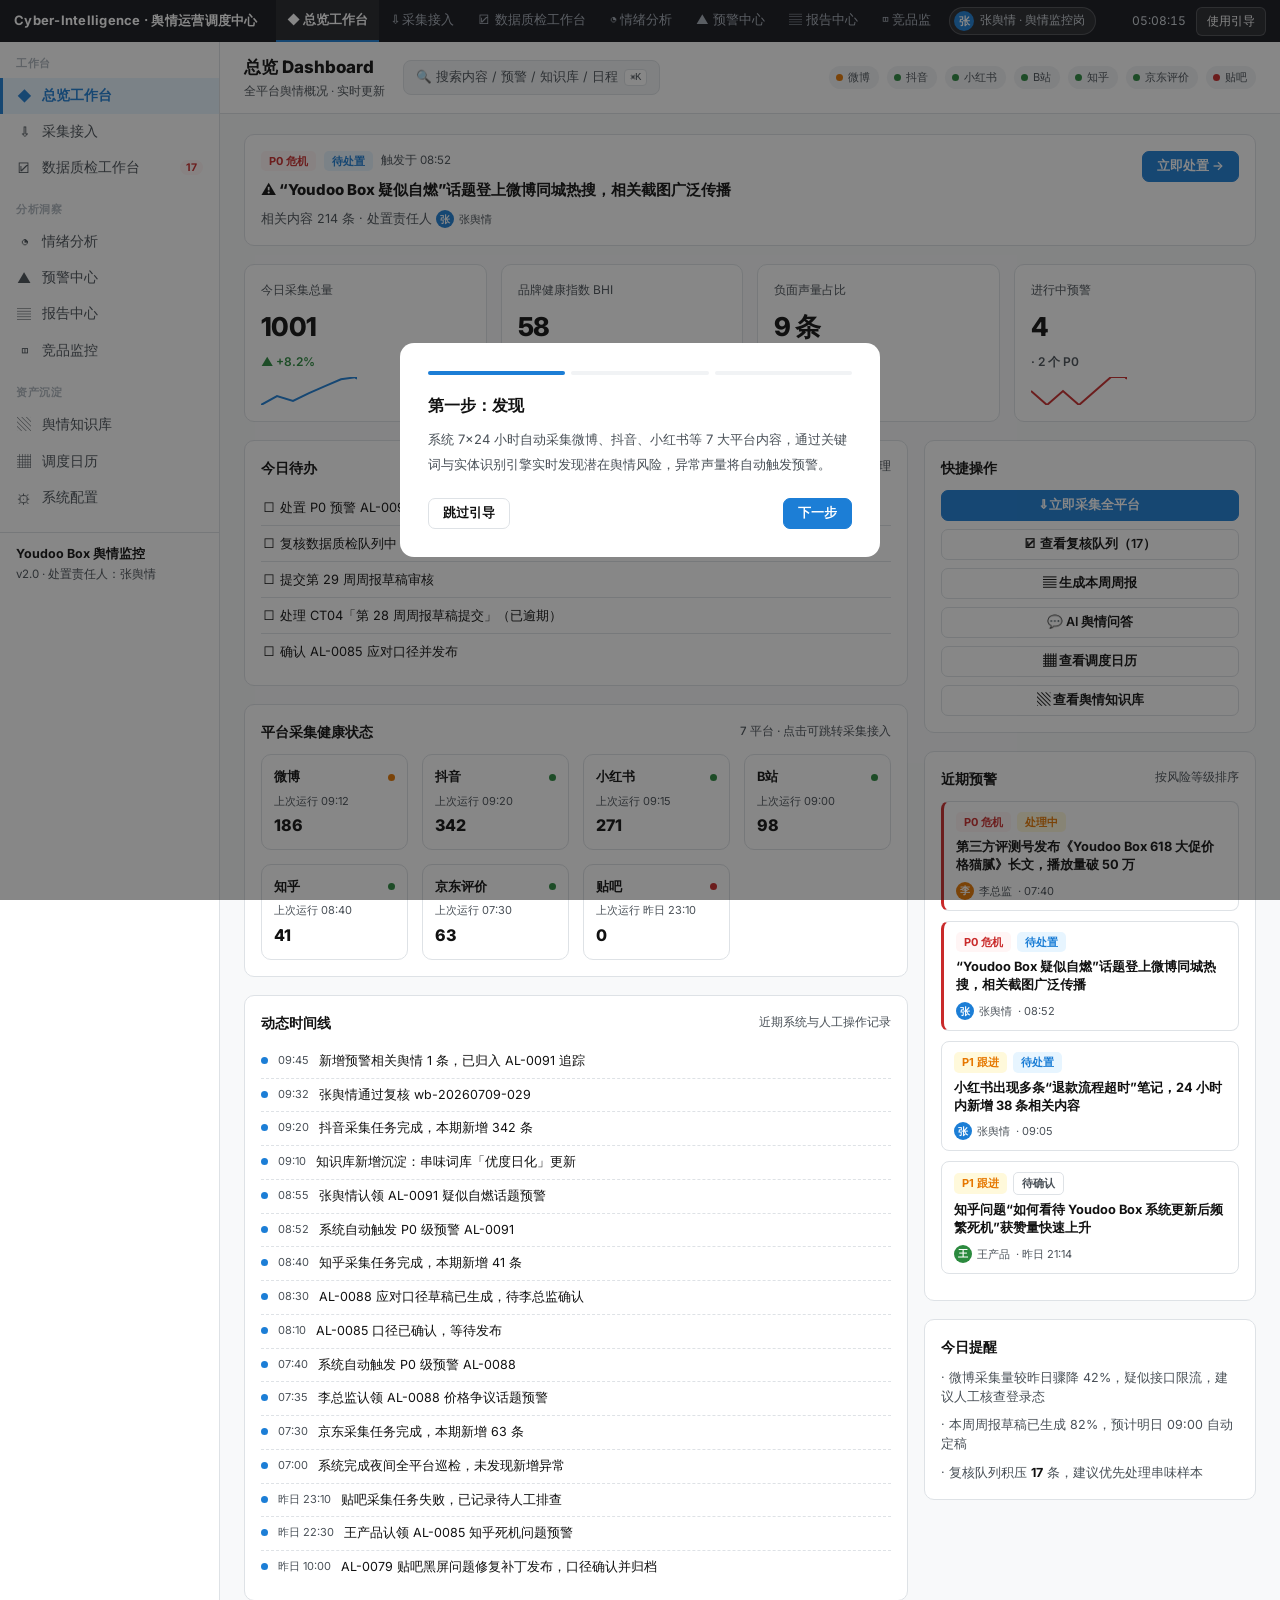
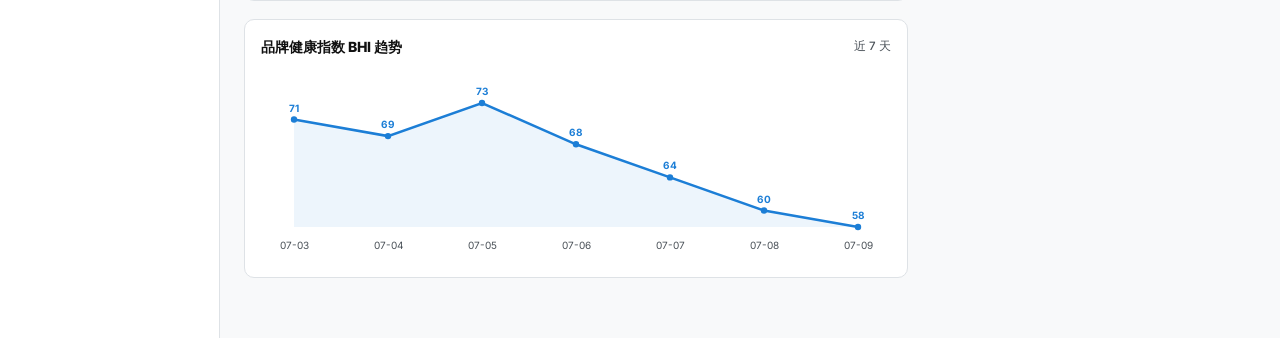
<file: docs/ui/prototype-v2.html>
<!DOCTYPE html>
<!-- Historical UI prototype. The production workbench lives in yuqing/web/workbench/. -->
<html lang="zh-CN">
<head>
<meta charset="UTF-8">
<meta name="viewport" content="width=device-width, initial-scale=1.0">
<title>Cyber-Intelligence · UI Prototype V2</title>
<link rel="preconnect" href="https://fonts.googleapis.com">
<link rel="preconnect" href="https://fonts.gstatic.com" crossorigin>
<link href="https://fonts.googleapis.com/css2?family=Inter:wght@400;500;600;700;800&display=swap" rel="stylesheet">
<style>
:root{
  --bg-root:#f8f9fa;
  --bg-surface:#ffffff;
  --bg-elevated:#f1f3f5;
  --border:#dee2e6;
  --text-primary:#111111;
  --text-secondary:#495057;
  --accent:#1c7ed6;
  --accent-dark:#1971c2;
  --green:#2b8a3e;
  --green-bg:#ebfbee;
  --red:#c92a2a;
  --red-bg:#fff5f5;
  --amber:#e67700;
  --amber-bg:#fff9db;
  --blue-bg:#e7f5ff;
  --gray-bg:#f1f3f5;
}
*{box-sizing:border-box;}
html,body{margin:0;padding:0;}
body{
  background:var(--bg-root);
  color:var(--text-primary);
  font-family:'PingFang SC','Microsoft YaHei','Inter',sans-serif;
  font-size:14px;
  line-height:1.5;
  -webkit-font-smoothing:antialiased;
}
h1,h2,h3,h4,p,ul,ol{margin:0;}
ul{padding:0;list-style:none;}
button{font-family:inherit;}
::-webkit-scrollbar{width:8px;height:8px;}
::-webkit-scrollbar-thumb{background:#ced4da;border-radius:4px;}

/* ---------- 顶部 Tab 导航（唯一允许深色区域） ---------- */
.top-tabs{
  height:42px;background:#14161c;display:flex;align-items:center;
  padding:0 14px;color:#fff;gap:18px;position:sticky;top:0;z-index:60;
}
.top-tabs .brand{font-weight:700;font-size:13px;color:#fff;white-space:nowrap;letter-spacing:.02em;}
.hamburger{display:none;background:rgba(255,255,255,.08);border:1px solid rgba(255,255,255,.18);color:#fff;border-radius:6px;width:28px;height:28px;cursor:pointer;font-size:14px;}
.tab-list{display:flex;gap:2px;flex:1;overflow-x:auto;height:100%;}
.top-tab{
  background:transparent;border:none;color:#a6adb8;padding:0 11px;height:42px;
  font-size:12.5px;cursor:pointer;white-space:nowrap;border-bottom:2px solid transparent;
  display:flex;align-items:center;gap:5px;
}
.top-tab:hover{color:#fff;}
.top-tab.active{color:#fff;border-bottom-color:var(--accent);background:rgba(255,255,255,.06);font-weight:600;}
.top-right{display:flex;align-items:center;gap:10px;font-size:12px;color:#ced4da;flex-shrink:0;}
.user-chip{display:flex;align-items:center;gap:6px;background:rgba(255,255,255,.08);border:1px solid rgba(255,255,255,.18);border-radius:20px;padding:3px 10px 3px 4px;font-size:11.5px;white-space:nowrap;}
.user-chip .avatar-dot{width:20px;height:20px;border-radius:50%;background:var(--accent);color:#fff;display:flex;align-items:center;justify-content:center;font-size:11px;font-weight:700;flex-shrink:0;}
#clock{font-variant-numeric:tabular-nums;min-width:80px;text-align:right;}
.icon-btn-dark{background:rgba(255,255,255,.08);border:1px solid rgba(255,255,255,.18);color:#fff;border-radius:6px;padding:5px 10px;font-size:12px;cursor:pointer;white-space:nowrap;}
.icon-btn-dark:hover{background:rgba(255,255,255,.16);}

/* ---------- 主体布局 ---------- */
.app-body{display:flex;align-items:stretch;min-height:calc(100vh - 42px);}
.sidebar{
  width:220px;flex-shrink:0;background:#fff;border-right:1px solid var(--border);
  padding:14px 0;overflow-y:auto;
}
.side-group{margin-bottom:16px;}
.side-group-title{font-size:10.5px;color:#adb5bd;text-transform:uppercase;letter-spacing:.06em;padding:0 16px;margin-bottom:6px;font-weight:700;}
.side-item{
  display:flex;align-items:center;gap:10px;width:100%;background:none;border:none;
  text-align:left;padding:9px 16px;font-size:13.5px;color:var(--text-secondary);
  cursor:pointer;position:relative;
}
.side-item:hover{background:var(--bg-elevated);}
.side-item.active{background:var(--blue-bg);color:var(--accent);font-weight:700;}
.side-item.active::before{content:"";position:absolute;left:0;top:0;bottom:0;width:3px;background:var(--accent);}
.side-icon{font-size:14px;width:16px;text-align:center;flex-shrink:0;}
.side-badge{margin-left:auto;background:var(--red-bg);color:var(--red);font-size:10.5px;font-weight:700;padding:1px 6px;border-radius:10px;}
.sidebar-footer{padding:12px 16px;border-top:1px solid var(--border);margin-top:6px;font-size:11.5px;color:var(--text-secondary);}
.sidebar-footer b{color:var(--text-primary);display:block;font-size:12.5px;margin-bottom:2px;}

.content{flex:1;min-width:0;display:flex;flex-direction:column;}
.content-header{
  background:#fff;border-bottom:1px solid var(--border);padding:13px 24px;
  display:flex;align-items:center;gap:18px;flex-wrap:wrap;position:sticky;top:42px;z-index:40;
}
.content-header h1{font-size:17px;font-weight:800;white-space:nowrap;}
.header-sub{font-size:11.5px;color:var(--text-secondary);margin-top:2px;}
.search-box{
  background:var(--bg-elevated);border:1px solid var(--border);border-radius:8px;
  padding:7px 12px;font-size:12.5px;color:var(--text-secondary);cursor:pointer;
  display:flex;align-items:center;gap:6px;min-width:190px;
}
.search-box:hover{border-color:var(--accent);color:var(--text-primary);}
.search-box input{border:none;outline:none;background:transparent;font-size:12.5px;font-family:inherit;flex:1;color:var(--text-primary);}
.kbd{background:#fff;border:1px solid var(--border);border-radius:4px;padding:0 5px;font-size:10.5px;color:var(--text-secondary);font-family:monospace;}
.health-strip{display:flex;gap:8px;margin-left:auto;flex-wrap:wrap;}
.health-pill{
  display:flex;align-items:center;gap:5px;font-size:11px;color:var(--text-secondary);
  background:var(--bg-elevated);border-radius:12px;padding:3px 9px 3px 7px;cursor:default;
}
.health-dot{width:7px;height:7px;border-radius:50%;flex-shrink:0;}
.health-dot.ok{background:var(--green);}
.health-dot.suspect{background:var(--amber);}
.health-dot.fail{background:var(--red);}

.view{display:none;padding:20px 24px 60px;}
.view.active{display:block;}
.view-title-row{display:flex;align-items:center;justify-content:space-between;margin-bottom:14px;}
.view-title-row h2{font-size:15px;font-weight:800;}

/* ---------- 通用组件 ---------- */
.card{background:#fff;border:1px solid var(--border);border-radius:10px;padding:16px;}
.panel-title{font-size:14px;font-weight:800;margin:0 0 12px;display:flex;align-items:center;justify-content:space-between;gap:10px;flex-wrap:wrap;}
.panel-title small{font-size:11.5px;color:var(--text-secondary);font-weight:500;}
.muted{color:var(--text-secondary);}

.grid-2{display:grid;grid-template-columns:2fr 1fr;gap:16px;align-items:start;}
.grid-3{display:grid;grid-template-columns:repeat(3,1fr);gap:14px;}

.stat-grid{display:grid;grid-template-columns:repeat(4,1fr);gap:14px;margin-bottom:18px;}
.stat-card{background:#fff;border:1px solid var(--border);border-radius:10px;padding:16px;}
.stat-label{font-size:12px;color:var(--text-secondary);margin-bottom:8px;}
.stat-value{font-size:26px;font-weight:800;letter-spacing:-.02em;}
.stat-trend{font-size:12px;margin-top:7px;display:inline-flex;align-items:center;gap:3px;font-weight:600;}
.stat-trend.up{color:var(--green);}
.stat-trend.down{color:var(--red);}
.stat-trend.flat{color:var(--text-secondary);}
.sparkline-wrap{margin-top:6px;line-height:0;}

.badge{display:inline-flex;align-items:center;gap:4px;font-size:11px;font-weight:700;padding:2px 8px;border-radius:5px;white-space:nowrap;}
.badge-green{background:var(--green-bg);color:var(--green);}
.badge-red{background:var(--red-bg);color:var(--red);}
.badge-amber{background:var(--amber-bg);color:var(--amber);}
.badge-blue{background:var(--blue-bg);color:var(--accent);}
.badge-gray{background:var(--bg-elevated);color:var(--text-secondary);}
.badge-outline{background:#fff;border:1px solid var(--border);color:var(--text-secondary);}

.btn{border-radius:7px;border:1px solid var(--border);background:#fff;padding:6px 14px;font-size:12.5px;cursor:pointer;color:var(--text-primary);font-weight:600;}
.btn:hover{background:var(--bg-elevated);}
.btn-primary{background:var(--accent);border-color:var(--accent);color:#fff;}
.btn-primary:hover{background:var(--accent-dark);}
.btn-danger{background:#fff;border-color:var(--red);color:var(--red);}
.btn-danger:hover{background:var(--red-bg);}
.btn-green{background:#fff;border-color:var(--green);color:var(--green);}
.btn-green:hover{background:var(--green-bg);}
.btn-amber{background:#fff;border-color:var(--amber);color:var(--amber);}
.btn-amber:hover{background:var(--amber-bg);}
.btn-sm{padding:4px 10px;font-size:11.5px;border-radius:6px;}
.btn:disabled{opacity:.5;cursor:not-allowed;}
.btn-block{width:100%;text-align:center;}

table.data-table{width:100%;border-collapse:collapse;font-size:12.8px;}
.data-table th{text-align:left;font-size:11px;color:var(--text-secondary);border-bottom:1px solid var(--border);padding:8px 10px;font-weight:700;white-space:nowrap;}
.data-table td{border-bottom:1px solid var(--border);padding:9px 10px;vertical-align:middle;}
.data-table tr:last-child td{border-bottom:none;}
.data-table tr:hover td{background:var(--bg-elevated);}

.progress-track{background:var(--bg-elevated);border-radius:6px;height:6px;overflow:hidden;position:relative;}
.progress-fill{height:100%;border-radius:6px;}

.chip-row{display:flex;flex-wrap:wrap;gap:6px;}
.chip{background:var(--bg-elevated);border:1px solid var(--border);border-radius:14px;padding:3px 10px 3px 12px;font-size:11.5px;display:inline-flex;align-items:center;gap:6px;}
.chip.chip-red{background:var(--red-bg);color:var(--red);border-color:#ffc9c9;}
.chip.chip-amber{background:var(--amber-bg);color:var(--amber);border-color:#ffe08a;}
.chip.chip-blue{background:var(--blue-bg);color:var(--accent);border-color:#a5d8ff;}
.chip .chip-x{cursor:pointer;font-weight:700;opacity:.6;}
.chip .chip-x:hover{opacity:1;}
.chip-add{border:1px dashed var(--border);background:#fff;color:var(--text-secondary);border-radius:14px;padding:3px 12px;font-size:11.5px;cursor:pointer;}
.chip-add:hover{border-color:var(--accent);color:var(--accent);}

/* Kanban */
.kanban{display:grid;grid-template-columns:repeat(3,1fr);gap:14px;}
.kanban-4{display:grid;grid-template-columns:repeat(4,1fr);gap:14px;}
.kanban-col{background:var(--bg-elevated);border-radius:10px;padding:12px;min-height:180px;transition:.1s;}
.kanban-col.drag-over{outline:2px dashed var(--accent);outline-offset:-2px;background:var(--blue-bg);}
.kanban-col-title{font-size:12.5px;font-weight:800;margin-bottom:10px;display:flex;justify-content:space-between;align-items:center;}
.alert-card{background:#fff;border:1px solid var(--border);border-radius:8px;padding:10px 12px;margin-bottom:10px;cursor:pointer;transition:.1s;}
.alert-card:hover{border-color:var(--accent);box-shadow:0 2px 8px rgba(0,0,0,.06);transform:translateY(-2px);}
.alert-card.level-p0{border-left:3px solid var(--red);}
.alert-card .a-title{font-size:12.8px;font-weight:700;margin:6px 0 8px;line-height:1.4;}
.alert-card .a-meta{display:flex;flex-wrap:wrap;gap:6px;font-size:11px;color:var(--text-secondary);align-items:center;}
.countdown{font-weight:700;}
.countdown.blink{color:var(--red);animation:blink-red 1s infinite;}
@keyframes blink-red{0%,100%{opacity:1;}50%{opacity:.3;}}

/* 抽屉 */
.drawer-overlay{position:fixed;inset:0;background:rgba(17,17,17,.4);z-index:200;display:flex;justify-content:flex-end;}
.drawer-overlay.hidden{display:none;}
.drawer{width:500px;max-width:94vw;background:#fff;height:100%;overflow-y:auto;padding:22px;box-shadow:-6px 0 24px rgba(0,0,0,.14);}
.drawer-head{display:flex;justify-content:space-between;align-items:flex-start;margin-bottom:16px;}
.drawer-close{background:var(--bg-elevated);border:none;border-radius:6px;width:28px;height:28px;cursor:pointer;font-size:14px;}
.timeline{border-left:2px solid var(--border);padding-left:16px;margin-left:6px;}
.timeline-item{position:relative;padding-bottom:16px;}
.timeline-item::before{content:"";position:absolute;left:-21px;top:3px;width:9px;height:9px;border-radius:50%;background:var(--accent);}
.timeline-item .t-time{font-size:11px;color:var(--text-secondary);font-weight:600;}
.timeline-item .t-text{font-size:12.8px;margin-top:2px;}

/* 弹窗 */
.modal-overlay{position:fixed;inset:0;background:rgba(17,17,17,.5);z-index:300;display:flex;align-items:center;justify-content:center;padding:20px;}
.modal-overlay.hidden{display:none;}
.modal-box{background:#fff;border-radius:14px;padding:28px;width:480px;max-width:100%;}
.modal-steps{display:flex;gap:6px;margin-bottom:18px;}
.modal-steps span{flex:1;height:4px;border-radius:2px;background:var(--bg-elevated);}
.modal-steps span.done{background:var(--accent);}
.modal-foot{display:flex;justify-content:space-between;align-items:center;margin-top:22px;}

/* Toast：右上角堆叠 */
.toast-container{position:fixed;top:54px;right:20px;z-index:400;display:flex;flex-direction:column;gap:8px;align-items:flex-end;}
.toast{background:#212529;color:#fff;padding:10px 16px;border-radius:8px;font-size:12.8px;box-shadow:0 4px 14px rgba(0,0,0,.24);animation:toast-in .18s ease;max-width:320px;}
.toast.toast-green{background:var(--green);}
.toast.toast-red{background:var(--red);}
@keyframes toast-in{from{opacity:0;transform:translateY(-8px);}to{opacity:1;transform:translateY(0);}}

/* 全局搜索 */
.search-modal-box{background:#fff;border-radius:12px;width:560px;max-width:100%;overflow:hidden;}
.search-input-row{display:flex;align-items:center;gap:10px;padding:14px 16px;border-bottom:1px solid var(--border);}
.search-input-row input{flex:1;border:none;outline:none;font-size:15px;font-family:inherit;}
.search-results{max-height:360px;overflow-y:auto;padding:8px;}
.search-result-item{padding:9px 10px;border-radius:8px;cursor:pointer;font-size:12.8px;}
.search-result-item:hover{background:var(--bg-elevated);}
.search-result-item .sr-meta{font-size:11px;color:var(--text-secondary);margin-top:2px;}
mark{background:#fff3bf;padding:0 2px;border-radius:2px;}

/* 质检卡片 */
.review-card{background:#fff;border:1px solid var(--border);border-radius:10px;padding:12px 14px;margin-bottom:10px;display:flex;gap:12px;align-items:flex-start;}
.review-card.active-focus{border-color:var(--accent);box-shadow:0 0 0 3px rgba(28,126,214,.14);}
.review-card.chuanwei{border-color:#ffd8a8;background:#fffaf0;}
.review-card.status-approved{opacity:.55;}
.review-card.status-rejected{opacity:.4;}
.review-card .rc-body{flex:1;min-width:0;}
.review-card .rc-text{font-size:13px;margin:6px 0 8px;line-height:1.55;}
.review-card .rc-tags{display:flex;flex-wrap:wrap;gap:6px;margin-bottom:8px;align-items:center;}
.review-card .rc-conf{display:flex;align-items:center;gap:8px;margin-bottom:9px;}
.review-card .rc-conf .progress-track{flex:1;}
.review-card .rc-actions{display:flex;flex-wrap:wrap;gap:6px;}
.review-card input[type=checkbox]{width:16px;height:16px;margin-top:3px;flex-shrink:0;}

/* 雷达/趋势 svg */
.chart-wrap{display:flex;justify-content:center;padding:6px 0;}

/* 词云 */
.wordcloud{display:flex;flex-wrap:wrap;gap:10px;align-items:center;padding:6px 0;}
.wordcloud span{background:var(--blue-bg);color:var(--accent);border-radius:8px;padding:5px 13px;font-weight:700;display:inline-block;}

/* 开关 */
.switch{position:relative;width:36px;height:20px;display:inline-block;flex-shrink:0;}
.switch input{opacity:0;width:0;height:0;position:absolute;}
.slider-track{position:absolute;inset:0;background:#ced4da;border-radius:20px;cursor:pointer;transition:.15s;}
.slider-track::before{content:"";position:absolute;width:16px;height:16px;left:2px;top:2px;background:#fff;border-radius:50%;transition:.15s;box-shadow:0 1px 2px rgba(0,0,0,.2);}
.switch input:checked + .slider-track{background:var(--accent);}
.switch input:checked + .slider-track::before{transform:translateX(16px);}

/* 引导条 */
.flow-steps{display:flex;align-items:center;gap:0;margin:16px 0;}
.flow-step{flex:1;text-align:center;}
.flow-step .fs-dot{width:30px;height:30px;border-radius:50%;background:var(--blue-bg);color:var(--accent);display:flex;align-items:center;justify-content:center;font-weight:800;margin:0 auto 6px;}
.flow-step .fs-label{font-size:11.5px;font-weight:700;}
.flow-arrow{color:var(--border);font-size:16px;padding-bottom:20px;}

/* SOV 条 */
.sov-row{display:flex;align-items:center;gap:12px;margin-bottom:12px;}
.sov-row .sov-label{width:110px;font-size:12.5px;font-weight:700;flex-shrink:0;}
.sov-row .sov-bar-bg{flex:1;background:var(--bg-elevated);border-radius:6px;height:22px;overflow:hidden;}
.sov-row .sov-bar-fill{height:100%;border-radius:6px;display:flex;align-items:center;justify-content:flex-end;padding-right:8px;color:#fff;font-size:11.5px;font-weight:700;}
.sov-row .sov-num{width:52px;text-align:right;font-weight:800;font-size:13px;flex-shrink:0;}

.qa-bubble{background:var(--bg-elevated);border-radius:10px;padding:12px 14px;margin-bottom:10px;}
.qa-bubble.qa-question{background:var(--blue-bg);}
.qa-bubble .qa-role{font-size:11px;font-weight:800;color:var(--text-secondary);margin-bottom:4px;}
.cite-chip{background:#fff;border:1px solid var(--border);border-radius:6px;padding:1px 7px;font-size:10.5px;color:var(--accent);cursor:pointer;margin-right:4px;}
.cite-chip:hover{border-color:var(--accent);}

.dual-timeline{border-left:2px solid var(--border);padding-left:16px;margin-left:8px;}
.dual-timeline .dt-item{padding-bottom:14px;position:relative;}
.dual-timeline .dt-item::before{content:"";position:absolute;left:-21px;top:3px;width:9px;height:9px;border-radius:50%;}
.dual-timeline .dt-item.brand-youdoo::before{background:var(--accent);}
.dual-timeline .dt-item.brand-kinhank::before{background:#862e9c;}
.dual-timeline .dt-date{font-size:11px;font-weight:700;color:var(--text-secondary);}

.section-gap{margin-bottom:18px;}
.hint-bar{background:var(--blue-bg);border:1px solid #a5d8ff;border-radius:8px;padding:9px 12px;font-size:12px;color:var(--accent-dark);margin-bottom:14px;}
.filter-bar{display:flex;flex-wrap:wrap;gap:10px;align-items:center;margin-bottom:14px;}
.filter-bar select{border:1px solid var(--border);border-radius:7px;padding:6px 10px;font-size:12.5px;font-family:inherit;background:#fff;color:var(--text-primary);}
.batch-bar{display:flex;align-items:center;gap:10px;background:var(--bg-elevated);border-radius:8px;padding:9px 12px;margin-bottom:12px;}
.batch-bar label{font-size:12.5px;display:flex;align-items:center;gap:6px;}

.tab-pills{display:flex;gap:6px;}
.tab-pill{border:1px solid var(--border);background:#fff;border-radius:20px;padding:5px 14px;font-size:12px;cursor:pointer;font-weight:600;color:var(--text-secondary);}
.tab-pill.active{background:var(--accent);border-color:var(--accent);color:#fff;}

.report-preview p{font-size:13px;line-height:1.9;margin-bottom:10px;}
.cite-badge{background:var(--gray-bg);border-radius:5px;padding:1px 7px;font-size:10.5px;color:var(--text-secondary);cursor:pointer;white-space:nowrap;}
.cite-badge:hover{background:var(--blue-bg);color:var(--accent);}

.empty-hint{color:var(--text-secondary);font-size:12.5px;text-align:center;padding:20px 0;}

/* 处置责任人 chip */
.assignee-chip{display:inline-flex;align-items:center;gap:5px;font-size:11px;color:var(--text-secondary);}
.assignee-chip .avatar-dot{width:18px;height:18px;border-radius:50%;color:#fff;display:flex;align-items:center;justify-content:center;font-size:10px;font-weight:700;flex-shrink:0;}

/* 总览：待办 & 动态时间线 */
.todo-item{display:flex;align-items:center;gap:8px;padding:8px 2px;border-bottom:1px solid var(--border);font-size:12.8px;cursor:pointer;}
.todo-item:last-child{border-bottom:none;}
.todo-item:hover{color:var(--accent);}
.timeline-mini{display:flex;flex-direction:column;}
.activity-item{display:flex;gap:10px;font-size:12.5px;padding:7px 0;border-bottom:1px dashed var(--border);}
.activity-item:last-child{border-bottom:none;}
.activity-dot{width:7px;height:7px;border-radius:50%;background:var(--accent);margin-top:5px;flex-shrink:0;}
.activity-time{color:var(--text-secondary);font-size:11px;white-space:nowrap;}

/* 知识库 */
.kb-layout{display:grid;grid-template-columns:220px 1fr;gap:16px;align-items:start;}
.kb-tree{background:#fff;border:1px solid var(--border);border-radius:10px;padding:10px;}
.kb-tree-group{margin-bottom:2px;}
.kb-tree-item{display:flex;justify-content:space-between;align-items:center;padding:7px 10px;border-radius:7px;cursor:pointer;font-size:12.8px;color:var(--text-secondary);gap:8px;}
.kb-tree-item:hover{background:var(--bg-elevated);}
.kb-tree-item.active{background:var(--blue-bg);color:var(--accent);font-weight:700;}
.kb-tree-sub{padding-left:14px;}
.kb-tree-sub .kb-tree-item{font-size:11.8px;padding:5px 10px;}
.kb-card{background:#fff;border:1px solid var(--border);border-radius:10px;padding:12px 14px;margin-bottom:10px;cursor:pointer;}
.kb-card:hover{border-color:var(--accent);box-shadow:0 2px 8px rgba(0,0,0,.06);transform:translateY(-2px);}
.kb-card-head{display:flex;justify-content:space-between;align-items:center;gap:8px;margin-bottom:6px;flex-wrap:wrap;}
.kb-card-title{font-size:13px;font-weight:700;}
.kb-card-meta{font-size:11px;color:var(--text-secondary);display:flex;gap:12px;margin-top:6px;}
.kb-full-text{font-size:12.8px;line-height:1.8;margin-top:8px;padding-top:8px;border-top:1px solid var(--border);}

/* 调度日历 */
.cal-head{display:flex;align-items:center;gap:10px;margin-bottom:14px;}
.cal-head b{font-size:15px;}
.cal-layout{display:grid;grid-template-columns:1fr 320px;gap:16px;align-items:start;}
.cal-grid{display:grid;grid-template-columns:repeat(7,1fr);gap:6px;}
.cal-dow{text-align:center;font-size:11px;color:var(--text-secondary);font-weight:700;padding:4px 0;}
.cal-cell{background:#fff;border:1px solid var(--border);border-radius:8px;min-height:76px;padding:6px;cursor:pointer;position:relative;}
.cal-cell.other-month{opacity:.32;cursor:default;}
.cal-cell:hover{border-color:var(--accent);}
.cal-cell.selected{border-color:var(--accent);box-shadow:0 0 0 2px rgba(28,126,214,.18);}
.cal-cell.today .cal-date-num{background:var(--accent);color:#fff;border-radius:50%;}
.cal-date-num{font-size:11.5px;font-weight:700;width:20px;height:20px;display:flex;align-items:center;justify-content:center;}
.cal-dots{display:flex;flex-wrap:wrap;gap:3px;margin-top:5px;}
.cal-dot{width:6px;height:6px;border-radius:50%;flex-shrink:0;}
.cal-legend{display:flex;gap:14px;flex-wrap:wrap;margin-top:14px;font-size:11.5px;color:var(--text-secondary);align-items:center;}
.cal-legend span{display:inline-flex;align-items:center;gap:5px;}
.task-card{background:#fff;border:1px solid var(--border);border-radius:8px;padding:10px 12px;margin-bottom:8px;transition:.1s;}
.task-card:hover{border-color:var(--accent);box-shadow:0 2px 8px rgba(0,0,0,.06);transform:translateY(-2px);}
.task-card-head{display:flex;justify-content:space-between;align-items:center;gap:6px;margin-bottom:6px;}

@media (max-width:960px){
  .hamburger{display:inline-block;}
  .sidebar{position:fixed;left:-224px;top:42px;bottom:0;transition:left .18s ease;z-index:100;box-shadow:2px 0 12px rgba(0,0,0,.1);}
  .sidebar.open{left:0;}
  .stat-grid{grid-template-columns:repeat(2,1fr);}
  .grid-2{grid-template-columns:1fr;}
  .grid-3{grid-template-columns:1fr;}
  .kanban{grid-template-columns:1fr;}
  .kanban-4{grid-template-columns:1fr;}
  .kb-layout{grid-template-columns:1fr;}
  .cal-layout{grid-template-columns:1fr;}
  .content-header{flex-direction:column;align-items:flex-start;position:static;}
  .health-strip{margin-left:0;}
  .drawer{width:100%;}
}
</style>
</head>
<body>

<!-- ============ 顶部 Tab 导航 ============ -->
<header class="top-tabs">
  <button class="hamburger" id="hamburgerBtn" onclick="toggleSidebar()">☰</button>
  <div class="brand">Cyber-Intelligence · 舆情运营调度中心</div>
  <nav class="tab-list" id="topTabList"></nav>
  <div class="top-right">
    <span class="user-chip"><span class="avatar-dot">张</span>张舆情 · 舆情监控岗</span>
    <span id="clock">--:--:--</span>
    <button class="icon-btn-dark" onclick="openOnboarding(true)">使用引导</button>
  </div>
</header>

<div class="app-body">
  <!-- ============ 左侧导航 ============ -->
  <aside class="sidebar" id="sidebar"></aside>

  <!-- ============ 主内容区 ============ -->
  <main class="content">
    <div class="content-header">
      <div>
        <h1 id="viewTitle">总览 Dashboard</h1>
        <div class="header-sub" id="viewSubtitle">全平台舆情概况 · 实时更新</div>
      </div>
      <div class="search-box" onclick="openSearch()">🔍 搜索内容 / 预警 / 知识库 / 日程 <span class="kbd">⌘K</span></div>
      <div class="health-strip" id="healthStrip"></div>
    </div>

    <!-- ---------- 1. 总览 ---------- -->
    <section class="view active" id="view-overview">
      <div class="card section-gap" id="topRiskCard"></div>
      <div class="stat-grid" id="overviewStats"></div>
      <div class="grid-2">
        <div>
          <div class="card section-gap">
            <div class="panel-title">今日待办 <small>点击直达处理</small></div>
            <div id="todoList"></div>
          </div>
          <div class="card section-gap">
            <div class="panel-title">平台采集健康状态 <small>7 平台 · 点击可跳转采集接入</small></div>
            <div class="grid-3" id="platformHealthGrid" style="grid-template-columns:repeat(4,1fr);"></div>
          </div>
          <div class="card section-gap">
            <div class="panel-title">动态时间线 <small>近期系统与人工操作记录</small></div>
            <div class="timeline-mini" id="activityTimeline"></div>
          </div>
          <div class="card">
            <div class="panel-title">品牌健康指数 BHI 趋势 <small>近 7 天</small></div>
            <div class="chart-wrap" id="bhiChart"></div>
          </div>
        </div>
        <div>
          <div class="card section-gap">
            <div class="panel-title">快捷操作</div>
            <div style="display:flex;flex-direction:column;gap:8px;">
              <button class="btn btn-primary btn-block" id="quickCollectBtn" onclick="quickCollect()">⇩ 立即采集全平台</button>
              <button class="btn btn-block" onclick="switchView('review')">☑ 查看复核队列（<span id="quickReviewCount">0</span>）</button>
              <button class="btn btn-block" id="quickReportBtn" onclick="quickGenerateReport()">▤ 生成本周周报</button>
              <button class="btn btn-block" onclick="switchView('reports');focusAIQA();">💬 AI 舆情问答</button>
              <button class="btn btn-block" onclick="switchView('calendar')">▦ 查看调度日历</button>
              <button class="btn btn-block" onclick="switchView('knowledge')">▧ 查看舆情知识库</button>
            </div>
          </div>
          <div class="card section-gap">
            <div class="panel-title">近期预警 <small>按风险等级排序</small></div>
            <div id="recentAlertsList"></div>
          </div>
          <div class="card">
            <div class="panel-title">今日提醒</div>
            <ul style="display:flex;flex-direction:column;gap:10px;font-size:12.5px;color:var(--text-secondary);">
              <li>· 微博采集量较昨日骤降 42%，疑似接口限流，建议人工核查登录态</li>
              <li>· 本周周报草稿已生成 82%，预计明日 09:00 自动定稿</li>
              <li>· 复核队列积压 <b id="quickReviewCount2" style="color:var(--text-primary)">0</b> 条，建议优先处理串味样本</li>
            </ul>
          </div>
        </div>
      </div>
    </section>

    <!-- ---------- 2. 采集接入 ---------- -->
    <section class="view" id="view-collect">
      <div class="hint-bar">健康三态说明：<span class="badge badge-green">● 正常</span> 采集正常波动内　<span class="badge badge-amber">● 疑似异常</span> 量级骤降/骤增需核查　<span class="badge badge-red">● 失败</span> 采集中断需立即处理　·　完整调度计划见 <a href="javascript:switchView('calendar')" style="color:var(--accent);">调度日历</a></div>
      <div class="card section-gap">
        <div class="panel-title">平台采集任务 <small>7 平台 · 免登录/浏览器桥混合采集</small></div>
        <div style="overflow-x:auto;">
          <table class="data-table">
            <thead><tr><th>平台</th><th>任务状态</th><th>上次运行</th><th>本期采集量</th><th>健康状态</th><th>操作</th></tr></thead>
            <tbody id="collectTableBody"></tbody>
          </table>
        </div>
      </div>
      <div class="card">
        <div class="panel-title">
          监控关键词配置（watch.yaml）
          <button class="btn btn-sm" onclick="toggleKeywordPanel()" id="kwToggleBtn">展开配置</button>
        </div>
        <div id="keywordConfigPanel" style="display:none;"></div>
      </div>
    </section>

    <!-- ---------- 3. 数据质检工作台 ---------- -->
    <section class="view" id="view-review">
      <div class="hint-bar">快捷键（先点击卡片选中）：<span class="kbd">1</span>标正面　<span class="kbd">2</span>标中性　<span class="kbd">3</span>标负面　<span class="kbd">i</span>标反讽　<span class="kbd">s</span>标水军　<span class="kbd">r</span>标串味　<span class="kbd">Enter</span>快速通过　<span class="kbd">Esc</span>取消选中</div>

      <div class="card section-gap" id="chuanweiPanel"></div>

      <div class="card section-gap">
        <div class="panel-title">知识库速查 <small>输入关键词快速查找应对口径 / 历史案例</small></div>
        <input id="reviewKBSearch" type="text" placeholder="例如：发热、退款、串味…" oninput="handleReviewKBSearch()" style="width:100%;border:1px solid var(--border);border-radius:7px;padding:8px 10px;font-size:12.5px;font-family:inherit;margin-bottom:8px;">
        <div id="reviewKBResults"></div>
      </div>

      <div class="filter-bar">
        <select id="filterStatus" onchange="applyReviewFilters()">
          <option value="all">全部复核状态</option>
          <option value="pending">待复核</option>
          <option value="approved">已通过</option>
          <option value="rejected">已拒绝</option>
        </select>
        <select id="filterPlatform" onchange="applyReviewFilters()">
          <option value="all">全部平台</option>
        </select>
        <select id="filterConf" onchange="applyReviewFilters()">
          <option value="all">全部置信度</option>
          <option value="low">低 &lt; 0.5</option>
          <option value="mid">中 0.5 ~ 0.8</option>
          <option value="high">高 &gt; 0.8</option>
        </select>
        <span class="muted" style="font-size:12px;" id="filterResultCount"></span>
      </div>

      <div class="batch-bar">
        <label><input type="checkbox" id="selectAllBox" onchange="toggleSelectAll(this.checked)"> 全选当前列表</label>
        <span class="muted" style="font-size:12px;">已选 <b id="selectedCount">0</b> 条</span>
        <button class="btn btn-green btn-sm" onclick="batchApprove()">✓ 批量通过</button>
        <button class="btn btn-danger btn-sm" onclick="batchReject()">✕ 批量拒绝</button>
      </div>

      <div id="reviewCardList"></div>
    </section>

    <!-- ---------- 4. 情绪分析 ---------- -->
    <section class="view" id="view-analysis">
      <div class="view-title-row">
        <div class="tab-pills" id="analysisPeriodPills"></div>
      </div>
      <div class="grid-2">
        <div class="card section-gap">
          <div class="panel-title">ABSA 六维口碑雷达图 <small>硬件 / 系统 / 游戏兼容 / 售后 / 价格 / 物流</small></div>
          <div class="chart-wrap" id="radarChart"></div>
        </div>
        <div class="card section-gap">
          <div class="panel-title">主要诉求 Top5</div>
          <div class="wordcloud" id="wordcloud"></div>
        </div>
      </div>
      <div class="card">
        <div class="panel-title">六维明细</div>
        <div style="overflow-x:auto;">
          <table class="data-table">
            <thead><tr><th>维度</th><th>正面数</th><th>负面数</th><th>净情绪分</th><th>代表性原文</th></tr></thead>
            <tbody id="absaTableBody"></tbody>
          </table>
        </div>
      </div>
    </section>

    <!-- ---------- 5. 预警中心 ---------- -->
    <section class="view" id="view-alerts">
      <div class="hint-bar">拖拽卡片或点击卡片进入详情可流转处置状态：待处置 → 处理中 → 待确认（口径待批） → 已归档</div>
      <div class="kanban-4" id="alertsKanban"></div>

      <div class="card section-gap" style="margin-top:16px;">
        <div class="panel-title">冷却队列 <small>已处理事件，历史可查</small></div>
        <div id="cooldownList"></div>
      </div>

      <div class="card" id="falsePositivePanel">
        <div class="panel-title">串味词库联动 <small>误报标记后自动归集进入舆情知识库 · 串味词库</small></div>
        <div id="falsePositiveList"><div class="empty-hint">暂无误报标记记录</div></div>
      </div>
    </section>

    <!-- ---------- 6. 报告中心 ---------- -->
    <section class="view" id="view-reports">
      <div class="view-title-row">
        <div class="tab-pills" id="reportsTabPills"></div>
      </div>

      <div id="reportsTabWeekly">
        <div class="grid-2">
          <div>
            <div class="card section-gap">
              <div class="panel-title">周报历史 <small>点击切换预览</small></div>
              <div id="reportHistoryList"></div>
            </div>
            <div class="card section-gap">
              <div class="panel-title" id="reportPreviewTitle">可溯源周报预览</div>
              <div class="report-preview" id="reportPreviewBody"></div>
            </div>
            <div class="card">
              <div class="panel-title">诉求 Backlog</div>
              <div style="overflow-x:auto;">
                <table class="data-table">
                  <thead><tr><th>诉求</th><th>平台</th><th>数量</th><th>情绪</th><th>产品 Roadmap</th></tr></thead>
                  <tbody id="backlogTableBody"></tbody>
                </table>
              </div>
            </div>
          </div>
          <div>
            <div class="card">
              <div class="panel-title">审核流程说明</div>
              <div class="flow-steps">
                <div class="flow-step"><div class="fs-dot">1</div><div class="fs-label">口径草稿</div></div>
                <div class="flow-arrow">→</div>
                <div class="flow-step"><div class="fs-dot">2</div><div class="fs-label">总监审核</div></div>
                <div class="flow-arrow">→</div>
                <div class="flow-step"><div class="fs-dot">3</div><div class="fs-label">确认发布</div></div>
                <div class="flow-arrow">→</div>
                <div class="flow-step"><div class="fs-dot">4</div><div class="fs-label">飞书推送</div></div>
              </div>
              <div class="muted" style="font-size:12px;">周报由张舆情生成草稿，提交李总监审核确认后自动推送飞书群，如审核不通过将打回草稿重新编辑。</div>
            </div>
          </div>
        </div>
      </div>

      <div id="reportsTabDaily" style="display:none;">
        <div class="card">
          <div class="panel-title">老板一句话日报</div>
          <button class="btn btn-primary btn-block" style="margin-bottom:10px;" onclick="triggerBossDaily()">✎ 手动触发今日日报</button>
          <div id="bossDailyList"></div>
        </div>
      </div>

      <div id="reportsTabQA" style="display:none;">
        <div class="card">
          <div class="panel-title">AI 舆情问答</div>
          <div id="qaHistory" style="max-height:420px;overflow-y:auto;margin-bottom:10px;"></div>
          <div style="display:flex;gap:8px;">
            <input id="qaInput" type="text" placeholder="例如：发热问题在哪些平台反馈最多？" style="flex:1;border:1px solid var(--border);border-radius:7px;padding:8px 10px;font-size:12.8px;font-family:inherit;" onkeydown="if(event.key==='Enter')sendAIQuestion()">
            <button class="btn btn-primary" onclick="sendAIQuestion()">发送</button>
          </div>
        </div>
      </div>
    </section>

    <!-- ---------- 7. 竞品监控 ---------- -->
    <section class="view" id="view-competitor">
      <div class="card section-gap">
        <div class="panel-title">SOV 声量占比 <small>Youdoo Box vs KINHANK · 近 30 天</small></div>
        <div id="sovChart"></div>
      </div>
      <div class="grid-2">
        <div class="card section-gap">
          <div class="panel-title">竞品情绪对比（六维）</div>
          <div style="overflow-x:auto;">
            <table class="data-table">
              <thead><tr><th>维度</th><th>Youdoo 正/负</th><th>KINHANK 正/负</th></tr></thead>
              <tbody id="competitorTableBody"></tbody>
            </table>
          </div>
        </div>
        <div class="card section-gap">
          <div class="panel-title">KINHANK 最新动态</div>
          <div id="kinhankFeed"></div>
        </div>
      </div>
      <div class="card">
        <div class="panel-title">双品牌事件时间线</div>
        <div class="dual-timeline" id="dualTimeline"></div>
      </div>
    </section>

    <!-- ---------- 8. 系统配置 ---------- -->
    <section class="view" id="view-config">
      <div class="grid-2">
        <div>
          <div class="card section-gap">
            <div class="panel-title">关键词管理（watch.yaml）</div>
            <div id="entityConfigList"></div>
          </div>
          <div class="card section-gap">
            <div class="panel-title">平台开关与调度</div>
            <div style="overflow-x:auto;">
              <table class="data-table">
                <thead><tr><th>平台</th><th>启用</th><th>调度频率</th></tr></thead>
                <tbody id="platformScheduleBody"></tbody>
              </table>
            </div>
          </div>
        </div>
        <div>
          <div class="card section-gap">
            <div class="panel-title">LLM 配置</div>
            <div id="llmConfigPanel"></div>
          </div>
          <div class="card section-gap">
            <div class="panel-title">成本配额仪表盘</div>
            <div id="budgetPanel"></div>
          </div>
          <div class="card">
            <div class="panel-title">飞书 Webhook 配置</div>
            <div id="feishuPanel"></div>
          </div>
        </div>
      </div>
    </section>

    <!-- ---------- 9. 舆情知识库（NEW） ---------- -->
    <section class="view" id="view-knowledge">
      <div class="kb-layout">
        <div class="kb-tree" id="kbTree"></div>
        <div>
          <div class="filter-bar">
            <div class="search-box" style="min-width:260px;" onclick="document.getElementById('kbSearchInput').focus()">
              🔍 <input id="kbSearchInput" type="text" placeholder="搜索知识库内容…" oninput="handleKBSearch()">
            </div>
            <button class="btn btn-primary btn-sm" onclick="distillKnowledge()">✨ 知识沉淀（从预警处置记录提炼）</button>
            <span class="muted" style="font-size:12px;" id="kbResultCount"></span>
          </div>
          <div id="kbCardList"></div>
        </div>
      </div>
    </section>

    <!-- ---------- 10. 调度日历（NEW） ---------- -->
    <section class="view" id="view-calendar">
      <div class="cal-head">
        <button class="btn btn-sm" onclick="calNavMonth(-1)">←</button>
        <b id="calMonthLabel"></b>
        <button class="btn btn-sm" onclick="calNavMonth(1)">→</button>
        <button class="btn btn-sm" onclick="calGoToday()">今天</button>
      </div>
      <div class="cal-layout">
        <div>
          <div class="cal-grid" id="calDowRow"></div>
          <div class="cal-grid" id="calGrid" style="margin-top:6px;"></div>
          <div class="cal-legend">
            <span><span class="cal-dot" style="background:var(--accent);"></span>采集计划</span>
            <span><span class="cal-dot" style="background:var(--amber);"></span>报告排期</span>
            <span><span class="cal-dot" style="background:var(--red);"></span>预警跟进</span>
            <span><span class="cal-dot" style="background:var(--green);"></span>已完成</span>
          </div>
        </div>
        <div class="card" id="calTaskPanel"></div>
      </div>
    </section>
  </main>
</div>

<!-- ============ 抽屉 ============ -->
<div class="drawer-overlay hidden" id="drawerOverlay" onclick="if(event.target===this)closeDrawer()">
  <div class="drawer">
    <div class="drawer-head">
      <h3 id="drawerTitle" style="font-size:15px;font-weight:800;"></h3>
      <button class="drawer-close" onclick="closeDrawer()">✕</button>
    </div>
    <div id="drawerBody"></div>
  </div>
</div>

<!-- ============ 全局搜索 ⌘K ============ -->
<div class="modal-overlay hidden" id="searchOverlay" onclick="if(event.target===this)closeSearch()">
  <div class="search-modal-box">
    <div class="search-input-row">
      <span>🔍</span>
      <input id="searchInput" type="text" placeholder="搜索当前系统内容…（至少 2 个字，回车定位第一条）" oninput="handleSearchInput()" onkeydown="if(event.key==='Enter')confirmSearch()">
      <span class="kbd">Esc</span>
    </div>
    <div class="search-results" id="searchResults"></div>
  </div>
</div>

<!-- ============ 新手引导 ============ -->
<div class="modal-overlay hidden" id="onboardingOverlay">
  <div class="modal-box">
    <div class="modal-steps" id="onboardingSteps"></div>
    <div id="onboardingContent"></div>
    <div class="modal-foot">
      <button class="btn" onclick="closeOnboarding()">跳过引导</button>
      <div style="display:flex;gap:8px;">
        <button class="btn" id="obPrevBtn" onclick="onboardingPrev()">上一步</button>
        <button class="btn btn-primary" id="obNextBtn" onclick="onboardingNext()">下一步</button>
      </div>
    </div>
  </div>
</div>

<div class="toast-container" id="toastContainer"></div>

<script>
'use strict';

/* ===================== 用户 & 导航 ===================== */
var USERS = [
  {id:'u1', name:'张舆情', role:'舆情监控岗', avatar:'张', color:'#1c7ed6'},
  {id:'u2', name:'李总监', role:'运营总监', avatar:'李', color:'#e67700'},
  {id:'u3', name:'王产品', role:'产品总监', avatar:'王', color:'#2b8a3e'}
];
function userById(id){
  for(var i=0;i<USERS.length;i++){ if(USERS[i].id===id) return USERS[i]; }
  return null;
}
function userChip(id){
  var u = userById(id);
  if(!u) return '<span class="assignee-chip muted">未分配</span>';
  return '<span class="assignee-chip"><span class="avatar-dot" style="background:'+u.color+';">'+u.avatar+'</span>'+u.name+'</span>';
}

var VIEWS = [
  {id:'overview', group:'工作台', icon:'◆', label:'总览工作台'},
  {id:'collect', group:'工作台', icon:'⇩', label:'采集接入'},
  {id:'review', group:'工作台', icon:'☑', label:'数据质检工作台', badgeFn:'pendingReviewCount'},
  {id:'analysis', group:'分析洞察', icon:'◔', label:'情绪分析'},
  {id:'alerts', group:'分析洞察', icon:'▲', label:'预警中心'},
  {id:'reports', group:'分析洞察', icon:'▤', label:'报告中心'},
  {id:'competitor', group:'分析洞察', icon:'◫', label:'竞品监控'},
  {id:'knowledge', group:'资产沉淀', icon:'▧', label:'舆情知识库'},
  {id:'calendar', group:'资产沉淀', icon:'▦', label:'调度日历'},
  {id:'config', group:'资产沉淀', icon:'⚙', label:'系统配置'}
];

var VIEW_META = {
  overview:{title:'总览 Dashboard', sub:'全平台舆情概况 · 实时更新'},
  collect:{title:'采集接入', sub:'7 平台任务调度与关键词配置'},
  review:{title:'数据质检工作台', sub:'人工复核 · 串味词库联动'},
  analysis:{title:'情绪分析', sub:'ABSA 六维口碑雷达'},
  alerts:{title:'预警中心', sub:'P0 / P1 分级处置看板'},
  reports:{title:'报告中心', sub:'周报 · 日报 · AI 问答'},
  competitor:{title:'竞品监控', sub:'Youdoo Box vs KINHANK'},
  knowledge:{title:'舆情知识库', sub:'应对口径 · 分析模板 · 历史案例'},
  calendar:{title:'调度日历', sub:'采集计划 · 报告排期 · 预警跟进'},
  config:{title:'系统配置', sub:'关键词 · 平台 · LLM · 飞书'}
};

/* ===================== 平台 & 采集 ===================== */
var PLATFORM_NAMES = {weibo:'微博', douyin:'抖音', xhs:'小红书', bilibili:'B站', zhihu:'知乎', jd:'京东评价', tieba:'贴吧'};
var PLATFORMS = [
  {id:'weibo', name:'微博', status:'suspect', lastRun:'09:12', volume:186, cron:'每 30 分钟'},
  {id:'douyin', name:'抖音', status:'ok', lastRun:'09:20', volume:342, cron:'每 30 分钟'},
  {id:'xhs', name:'小红书', status:'ok', lastRun:'09:15', volume:271, cron:'每 1 小时'},
  {id:'bilibili', name:'B站', status:'ok', lastRun:'09:00', volume:98, cron:'每 2 小时'},
  {id:'zhihu', name:'知乎', status:'ok', lastRun:'08:40', volume:41, cron:'每 4 小时'},
  {id:'jd', name:'京东评价', status:'ok', lastRun:'07:30', volume:63, cron:'每 6 小时'},
  {id:'tieba', name:'贴吧', status:'fail', lastRun:'昨日 23:10', volume:0, cron:'每 1 小时'}
];
var COLLECT_TASKS = PLATFORMS.map(function(p){
  return {id:p.id, name:p.name, status:p.status, lastRun:p.lastRun, volume:p.volume, cron:p.cron};
});

var ENTITIES = [
  {id:'youdoo', name:'Youdoo Box', aliases:['优度盒子','Youdoo','优度掌机'], mustNot:['优度日化','有度科技'], crisisBoost:['自燃','爆炸','起火','猝死']},
  {id:'kinhank', name:'KINHANK', aliases:['金汉克','KINHANK Super Console'], mustNot:['金汉克建材'], crisisBoost:['数据泄露','跑路']}
];

/* ===================== 数据质检队列（20 条） ===================== */
var REVIEW_QUEUE = [
  {id:'wb-20260709-041', platform:'weibo', author:'@数码阿凯', text:'Youdoo Box 玩了三小时手心烫得能煎蛋，官方说的散热优化在哪呢', polarity:'neg', type:'normal', confidence:0.91, status:'pending', time:'09:41'},
  {id:'dy-20260709-032', platform:'douyin', author:'掌机小陈', text:'优度盒子这做工是真的可以，1000 出头能有这体验很惊喜了', polarity:'pos', type:'normal', confidence:0.88, status:'pending', time:'09:32'},
  {id:'xhs-20260709-019', platform:'xhs', author:'糖糖爱游戏', text:'退货三次官方客服都不给回复，果然“优度日化”的售后态度也一个样', polarity:'neg', type:'chuanwei', confidence:0.62, status:'pending', time:'09:19'},
  {id:'wb-20260709-038', platform:'weibo', author:'@匿名吃瓜', text:'呵呵，Youdoo 这“旗舰散热”，笑不活了[doge]', polarity:'neg', type:'irony', confidence:0.77, status:'pending', time:'09:38'},
  {id:'dy-20260709-027', platform:'douyin', author:'掌机评测君', text:'优度盒子 优度盒子 优度盒子 真的很好 大家快来买 优度盒子', polarity:'pos', type:'shuijun', confidence:0.94, status:'pending', time:'09:27'},
  {id:'bi-20260709-011', platform:'bilibili', author:'掌机拆解UP', text:'拆解发现这代散热鳍片密度提升了 30%，实测满载壳温 41.2℃，属于正常区间', polarity:'neu', type:'normal', confidence:0.85, status:'pending', time:'09:11'},
  {id:'jd-20260709-008', platform:'jd', author:'京东用户1832', text:'物流很快，包装完好，游戏兼容性比想象中好，五星', polarity:'pos', type:'normal', confidence:0.9, status:'approved', time:'08:58'},
  {id:'wb-20260709-035', platform:'weibo', author:'@维权小分队', text:'建议大家去看看优度日化最近的投诉记录，跟Youdoo没关系但是老是被搜混', polarity:'neu', type:'chuanwei', confidence:0.58, status:'pending', time:'09:35'},
  {id:'zh-20260709-006', platform:'zhihu', author:'知乎-硬核评测', text:'从散热设计角度分析 Youdoo Box 与同价位竞品的差异，详见回答正文', polarity:'neu', type:'normal', confidence:0.81, status:'pending', time:'08:40'},
  {id:'dy-20260709-021', platform:'douyin', author:'游戏搬砖工', text:'退款流程走了两周还没到账，客服说的“3-5工作日”是骗人的吗', polarity:'neg', type:'normal', confidence:0.86, status:'pending', time:'09:21'},
  {id:'xhs-20260709-014', platform:'xhs', author:'小红薯8827', text:'哈哈哈买它就是为了发热吧，暖手宝内味了', polarity:'neg', type:'irony', confidence:0.73, status:'pending', time:'09:14'},
  {id:'wb-20260709-029', platform:'weibo', author:'@机圈老张', text:'Youdoo Box 618 到手 999，性价比属实能打，兼容性没踩雷', polarity:'pos', type:'normal', confidence:0.87, status:'approved', time:'09:29'},
  {id:'tb-20260709-004', platform:'tieba', author:'掌机吧-匿名', text:'求问有没有人也遇到开机黑屏的情况，重启三次才好', polarity:'neg', type:'normal', confidence:0.69, status:'pending', time:'08:20'},
  {id:'dy-20260709-018', platform:'douyin', author:'低价好物推荐官', text:'优度盒子 冲冲冲 家人们 链接在购物车 优度盒子 真的绝了', polarity:'pos', type:'shuijun', confidence:0.92, status:'pending', time:'09:18'},
  {id:'jd-20260709-003', platform:'jd', author:'京东用户0921', text:'价格比上次买的时候贵了100，感觉不太厚道', polarity:'neg', type:'normal', confidence:0.66, status:'pending', time:'07:50'},
  {id:'wb-20260709-024', platform:'weibo', author:'@数码情报站', text:'【转发】Youdoo 官方致歉声明：针对发热问题将推送系统优化补丁', polarity:'neu', type:'normal', confidence:0.8, status:'pending', time:'09:24'},
  {id:'xhs-20260709-009', platform:'xhs', author:'开箱不吃亏', text:'物流三天到，开箱完整，第一次用掌机不知道选哪个游戏兼容性列表更新一下就好了', polarity:'neu', type:'normal', confidence:0.71, status:'rejected', time:'08:05'},
  {id:'bi-20260709-002', platform:'bilibili', author:'数码小透明', text:'呵呵 官方客服回复速度快到我怀疑是不是机器人在念稿子[微笑]', polarity:'neg', type:'irony', confidence:0.7, status:'pending', time:'07:35'},
  {id:'dy-20260709-013', platform:'douyin', author:'掌机小陈', text:'追更：官方联系我补发了配件，处理速度可以的', polarity:'pos', type:'normal', confidence:0.83, status:'pending', time:'08:52'},
  {id:'wb-20260709-045', platform:'weibo', author:'@匿名用户99', text:'刚才有人发的“猝死”截图看着挺吓人的，官方赶紧回应一下吧', polarity:'neg', type:'normal', confidence:0.6, status:'pending', time:'09:45'}
];

/* ===================== 情绪分析 ABSA ===================== */
var ABSA_DIMS = ['硬件质量','系统体验','游戏兼容','售后服务','价格','物流'];
var ABSA_DATA = {
  week: [
    {dim:'硬件质量', pos:214, neg:132, net:0.24, quote:'拆解发现这代散热鳍片密度提升了 30%，实测满载壳温 41.2℃'},
    {dim:'系统体验', pos:188, neg:96, net:0.32, quote:'系统流畅度比上一代好很多，几乎没有卡顿'},
    {dim:'游戏兼容', pos:241, neg:58, net:0.61, quote:'兼容性比想象中好，主流大作都能跑'},
    {dim:'售后服务', pos:79, neg:203, net:-0.44, quote:'退款流程走了两周还没到账，客服态度也一般'},
    {dim:'价格', pos:196, neg:87, net:0.38, quote:'性价比属实能打，999 的价格没踩雷'},
    {dim:'物流', pos:132, neg:41, net:0.53, quote:'物流很快，包装完好'}
  ],
  month: [
    {dim:'硬件质量', pos:820, neg:512, net:0.23, quote:'发热问题在 618 期间集中反馈，官方已推送优化补丁'},
    {dim:'系统体验', pos:701, neg:389, net:0.29, quote:'系统更新后卡顿明显减少'},
    {dim:'游戏兼容', pos:912, neg:203, net:0.64, quote:'主流模拟器兼容性持续提升'},
    {dim:'售后服务', pos:301, neg:744, net:-0.42, quote:'售后响应慢是本月最集中的负面诉求'},
    {dim:'价格', pos:688, neg:301, net:0.39, quote:'618 期间价格战导致部分用户觉得买贵了'},
    {dim:'物流', pos:512, neg:150, net:0.55, quote:'大促期间物流时效仍保持稳定'}
  ],
  quarter: [
    {dim:'硬件质量', pos:2410, neg:1602, net:0.20, quote:'季度内散热相关投诉环比下降 12%'},
    {dim:'系统体验', pos:2103, neg:1150, net:0.29, quote:'系统体验净情绪分季度内持续上升'},
    {dim:'游戏兼容', pos:2802, neg:640, net:0.63, quote:'游戏兼容维度全季度保持最高净情绪分'},
    {dim:'售后服务', pos:980, neg:2231, net:-0.39, quote:'售后服务连续三个月为唯一负净情绪维度'},
    {dim:'价格', pos:2011, neg:980, net:0.34, quote:'价格维度情绪波动与促销节奏高度相关'},
    {dim:'物流', pos:1602, neg:490, net:0.53, quote:'物流维度全季度稳定在正净情绪区间'}
  ]
};
var WORDCLOUD = [
  {word:'发热', count:186}, {word:'退款慢', count:142}, {word:'性价比', count:121},
  {word:'兼容性', count:98}, {word:'客服态度', count:76}
];
var BHI_TREND = [
  {date:'07-03', score:71}, {date:'07-04', score:69}, {date:'07-05', score:73},
  {date:'07-06', score:68}, {date:'07-07', score:64}, {date:'07-08', score:60}, {date:'07-09', score:58}
];

/* ===================== 预警中心 ===================== */
var RESPONSE_TEMPLATES = {
  '发热投诉':'关于近期反馈的设备发热问题，我们已第一时间成立专项小组排查。经初步检测，属于高负载场景下的正常温控现象，但为进一步提升体验，将于本周内推送系统级散热优化补丁。对于已产生使用困扰的用户，我们提供免费上门检测与优先换新服务，客服将在 24 小时内主动联系。感谢大家的信任与监督。',
  '价格争议':'针对近期价格波动引发的用户疑问，我们说明如下：本次调整为促销周期结束后的常规价格回调，所有正式售价均在官方渠道公示，不存在临时抬价行为。对于活动期间下单的用户，我们承诺价保 15 天，差价可申请补偿。',
  '功能缺陷':'我们已确认相关功能异常问题，技术团队正在加急修复，预计将于近期版本更新中同步上线。给您带来的不便深表歉意，如影响正常使用，可联系客服获取过渡期解决方案。',
  '虚假信息':'经核实，网传相关信息与事实不符，我们已保留相关证据并将通过官方渠道发布正式说明。同时呼吁广大用户理性判断，以官方公告为准，我们也将持续关注舆情动态。',
  '默认':'我们已关注到相关反馈，正在核实具体情况，将尽快通过官方渠道给出正式回应，感谢您的耐心等待。'
};

var ALERTS = [
  {
    id:'AL-0091', level:'P0', title:'“Youdoo Box 疑似自燃”话题登上微博同城热搜，相关截图广泛传播',
    platform:'weibo', triggerTime:'08:52', relatedCount:214, assigneeId:'u1', status:'pending',
    category:'发热投诉', deadlineMin:45, responseDraft:null,
    timeline:[
      {time:'08:52', text:'系统监测到相关话题声量骤增，自动触发 P0 预警'},
      {time:'08:55', text:'张舆情已认领，开始核实原始信源'},
      {time:'09:03', text:'核实发现原图 EXIF 信息与设备型号不符，疑似张冠李戴'}
    ],
    sourcePosts:[
      {platform:'微博', author:'@数码爆料前线', text:'刚收到网友投稿，某掌机疑似自燃冒烟，图片已经传疯了', time:'08:49'},
      {platform:'微博', author:'@吃瓜不嫌事大', text:'转发上面这条，希望官方尽快回应！', time:'08:56'}
    ]
  },
  {
    id:'AL-0088', level:'P0', title:'第三方评测号发布《Youdoo Box 618 大促价格猫腻》长文，播放量破 50 万',
    platform:'douyin', triggerTime:'07:40', relatedCount:167, assigneeId:'u2', status:'processing',
    category:'价格争议', deadlineMin:110, responseDraft:'针对近期价格波动引发的用户疑问，我们说明如下：本次调整为促销周期结束后的常规价格回调，所有正式售价均在官方渠道公示。',
    timeline:[
      {time:'07:40', text:'系统监测到抖音视频声量异常，自动触发 P0 预警'},
      {time:'07:52', text:'李总监已认领，安排产品团队核对价格策略记录'},
      {time:'08:30', text:'口径草稿已生成，等待最终确认'}
    ],
    sourcePosts:[
      {platform:'抖音', author:'数码评测老白', text:'618 前一天偷偷涨价 100，第二天打个折忽悠大家，这套路我熟', time:'07:38'}
    ]
  },
  {
    id:'AL-0093', level:'P1', title:'小红书出现多条“退款流程超时”笔记，24 小时内新增 38 条相关内容',
    platform:'xhs', triggerTime:'09:05', relatedCount:38, assigneeId:'u1', status:'pending',
    category:'功能缺陷', deadlineMin:240, responseDraft:null,
    timeline:[
      {time:'09:05', text:'系统监测到关键词“退款”声量环比上升 210%，自动触发 P1 预警'}
    ],
    sourcePosts:[
      {platform:'小红书', author:'糖糖爱游戏', text:'退货三次官方客服都不给回复', time:'09:19'},
      {platform:'小红书', author:'开箱不吃亏', text:'退款走了快三周了，谁在处理啊', time:'08:47'}
    ]
  },
  {
    id:'AL-0085', level:'P1', title:'知乎问题“如何看待 Youdoo Box 系统更新后频繁死机”获赞量快速上升',
    platform:'zhihu', triggerTime:'昨日 21:14', relatedCount:52, assigneeId:'u3', status:'confirm',
    category:'功能缺陷', deadlineMin:900, responseDraft:'我们已确认相关功能异常问题，技术团队正在加急修复，预计将于近期版本更新中同步上线。',
    timeline:[
      {time:'昨日 21:14', text:'系统监测到知乎问题热度异常，自动触发 P1 预警'},
      {time:'昨日 22:30', text:'王产品已认领，确认为系统更新引入的已知 Bug'},
      {time:'今日 08:10', text:'口径已生成并提交确认，等待发布'}
    ],
    sourcePosts:[
      {platform:'知乎', author:'知乎-数码搬运工', text:'更新到最新系统后死机频率明显变高，求解', time:'昨日 21:10'}
    ]
  },
  {
    id:'AL-0079', level:'P1', title:'贴吧“掌机吧”出现关于开机黑屏问题的集中讨论帖',
    platform:'tieba', triggerTime:'前日 15:22', relatedCount:29, assigneeId:'u1', status:'archived',
    category:'功能缺陷', deadlineMin:0, responseDraft:'该问题已在 v2.3.1 版本更新中修复，感谢用户反馈。',
    timeline:[
      {time:'前日 15:22', text:'系统监测到相关讨论帖聚集，自动触发 P1 预警'},
      {time:'前日 16:40', text:'张舆情核实为已知固件问题，已提交技术团队'},
      {time:'昨日 10:00', text:'v2.3.1 版本发布修复补丁，口径确认并归档'}
    ],
    sourcePosts:[
      {platform:'贴吧', author:'掌机吧-老玩家', text:'开机黑屏三次才好，是不是我买到瑕疵品了', time:'前日 15:20'}
    ]
  }
];

var COOLDOWN_EVENTS = [
  {id:'AL-0079', title:'贴吧开机黑屏集中讨论', closedAt:'昨日 10:00', resolution:'v2.3.1 版本修复补丁已发布，口径确认并归档'},
  {id:'AL-0061', title:'B站《掌机横评》视频负面观点扩散', closedAt:'3 天前', resolution:'官方评论区置顶说明后声量回落，标记为已处理'},
  {id:'AL-0054', title:'京东评价区集中出现“物流破损”反馈', closedAt:'5 天前', resolution:'联系物流方加强包装规范，投诉量下降 80%'},
  {id:'AL-0047', title:'知乎“优度日化”串味话题被误关联品牌', closedAt:'8 天前', resolution:'核实为无关企业，已加入串味词库，避免后续误判'},
  {id:'AL-0039', title:'小红书“开箱视频配件缺失”集中反馈', closedAt:'12 天前', resolution:'排查为个别批次装箱疏漏，联系仓储方补发配件后归档'}
];

/* ===================== 报告中心 ===================== */
var SOURCE_DOCS = {
  'D-101':{title:'微博话题《Youdoo Box 疑似自燃》原始信源核查记录', excerpt:'经 EXIF 与设备序列号核对，原图与官方设备型号不符，疑似旧机型故障图片被移花接木。'},
  'D-102':{title:'618 价格策略执行记录', excerpt:'6 月 14 日至 6 月 18 日执行大促价，6 月 19 日起恢复常规价，所有价格均在官网公示。'},
  'D-103':{title:'退款流程 SLA 复核报告', excerpt:'本期退款平均处理时长 9.2 天，超出承诺时效 3-5 工作日，主因客服排班不足。'},
  'D-104':{title:'ABSA 六维情绪周度统计原始数据', excerpt:'售后服务维度净情绪分本周 -0.44，为六维中唯一负值维度，环比走低 0.06。'},
  'D-105':{title:'全平台声量与情绪极性周度汇总表', excerpt:'本周全平台合计新增声量 5824 条，正面占比 58.6%，负面占比 26.1%，中性占比 15.3%。'},
  'D-106':{title:'竞品 KINHANK 声量占比（SOV）监测记录', excerpt:'近 30 天 Youdoo Box 声量占比 58%，KINHANK 占比 42%，环比差距收窄 3 个百分点。'}
};

var REPORTS = [
  {
    id:'RPT-2026W29', period:'2026 年第 29 周（07-06 ~ 07-12）', status:'draft',
    author:'张舆情', reviewer:'李总监', submittedAt:null, reviewedAt:null, pushedAt:null, reviewNote:'',
    content:[
      {text:'本周品牌健康指数 BHI 环比下降 13 点，主要受“疑似自燃”话题与售后时效争议影响。', cite:'D-101'},
      {text:'售后服务维度净情绪分 -0.44，为六维中唯一负值，退款平均处理时长 9.2 天，超出承诺时效。', cite:'D-103'},
      {text:'ABSA 数据显示游戏兼容维度持续保持最高净情绪分 0.61，是当前口碑最稳固的优势维度。', cite:'D-104'},
      {text:'全平台合计新增声量 5824 条，正面占比 58.6%，负面占比 26.1%，整体舆情结构基本健康。', cite:'D-105'}
    ]
  },
  {
    id:'RPT-2026W28', period:'2026 年第 28 周（06-29 ~ 07-05）', status:'pending',
    author:'张舆情', reviewer:'李总监', submittedAt:'07-06 09:30', reviewedAt:null, pushedAt:null, reviewNote:'',
    content:[
      {text:'本周 618 大促收官，价格争议类话题声量环比上升 40%，已核实为常规价格回调被误读。', cite:'D-102'},
      {text:'整体正面声量占比 58.6%，环比提升 4.2 个百分点，主要得益于游戏兼容性口碑扩散。', cite:'D-104'},
      {text:'竞品 KINHANK 声量占比环比收窄至 42%，需关注其下周新品发布会带来的声量冲击。', cite:'D-106'}
    ]
  },
  {
    id:'RPT-2026W27', period:'2026 年第 27 周（06-22 ~ 06-28）', status:'published',
    author:'张舆情', reviewer:'李总监', submittedAt:'06-29 09:12', reviewedAt:'06-29 14:20', pushedAt:'06-29 14:25',
    reviewNote:'内容核实充分，同意发布。',
    content:[
      {text:'本周未出现 P0 级预警事件，舆情整体平稳，BHI 维持在 71-73 区间。', cite:'D-104'},
      {text:'售后服务负面声量已连续两周上升，建议产品团队关注退款流程效率问题。', cite:'D-103'}
    ]
  }
];

var BOSS_DAILY = [
  {date:'今日 09:00', text:'今日舆情：1 个 P0 预警处理中（疑似自燃话题，已核实为不实信息），售后时效仍是本周主要负面来源。'},
  {date:'昨日 09:00', text:'昨日舆情：整体平稳，无新增 P0/P1，贴吧黑屏问题修复补丁已发布并归档。'},
  {date:'前日 09:00', text:'前日舆情：B站掌机横评视频引发短暂负面讨论，官方置顶回应后声量回落。'},
  {date:'3 天前 09:00', text:'舆情：知乎串味话题误关联品牌已核实并归入词库，不影响整体声量统计。'},
  {date:'4 天前 09:00', text:'舆情：京东物流破损投诉经排查为个别批次问题，联系物流方整改后投诉量下降。'}
];

var BACKLOG = [
  {demand:'系统散热优化补丁', platform:'微博/抖音', count:186, sentiment:'负面', roadmap:'开发中', expanded:false},
  {demand:'退款流程提速', platform:'小红书/京东', count:142, sentiment:'负面', roadmap:'评估中', expanded:false},
  {demand:'游戏兼容性列表更新', platform:'小红书/B站', count:98, sentiment:'中性', roadmap:'已排期', expanded:false},
  {demand:'客服响应速度提升', platform:'全平台', count:76, sentiment:'负面', roadmap:'评估中', expanded:false},
  {demand:'物流破损率优化', platform:'京东/贴吧', count:54, sentiment:'负面', roadmap:'已排期', expanded:false},
  {demand:'开机黑屏问题彻底修复', platform:'贴吧/知乎', count:41, sentiment:'负面', roadmap:'已上线', expanded:false},
  {demand:'价格公示透明化说明', platform:'抖音/微博', count:39, sentiment:'中性', roadmap:'评估中', expanded:false}
];

/* ===================== 竞品监控 ===================== */
var SOV = [
  {brand:'Youdoo Box', pct:58, color:'#1c7ed6'},
  {brand:'KINHANK', pct:42, color:'#862e9c'}
];
var COMPETITOR_ABSA = [
  {dim:'硬件质量', youdooPos:214, youdooNeg:132, kinhankPos:180, kinhankNeg:110},
  {dim:'系统体验', youdooPos:188, youdooNeg:96, kinhankPos:150, kinhankNeg:140},
  {dim:'游戏兼容', youdooPos:241, youdooNeg:58, kinhankPos:260, kinhankNeg:44},
  {dim:'售后服务', youdooPos:79, youdooNeg:203, kinhankPos:120, kinhankNeg:130},
  {dim:'价格', youdooPos:196, youdooNeg:87, kinhankPos:140, kinhankNeg:160},
  {dim:'物流', youdooPos:132, youdooNeg:41, kinhankPos:110, kinhankNeg:90}
];
var KINHANK_FEED = [
  {time:'09:10', text:'KINHANK Super Console 新品发布会官宣定档下周三'},
  {time:'08:22', text:'KINHANK 官方账号回应“做工缩水”质疑，称为供应链调整所致'},
  {time:'昨日 20:05', text:'多个评测号收到 KINHANK 新品测试机，首批评测将于本周发布'},
  {time:'昨日 14:30', text:'KINHANK 天猫旗舰店上线满减活动，声量环比上升 18%'},
  {time:'2 天前 11:00', text:'KINHANK 被曝部分渠道客服响应超时，用户满意度评分小幅下滑'}
];
var DUAL_TIMELINE = [
  {brand:'youdoo', date:'07-09', text:'Youdoo Box 疑似自燃话题触发 P0 预警，核实为不实信息'},
  {brand:'kinhank', date:'07-09', text:'KINHANK 回应做工缩水质疑'},
  {brand:'youdoo', date:'07-06', text:'Youdoo Box 618 大促收官，价格争议声量上升'},
  {brand:'kinhank', date:'07-04', text:'KINHANK 官宣新品发布会定档'},
  {brand:'youdoo', date:'06-29', text:'Youdoo Box 周报显示 BHI 维持 71-73 区间，整体平稳'},
  {brand:'kinhank', date:'06-27', text:'KINHANK 天猫旗舰店上线满减活动'},
  {brand:'youdoo', date:'06-22', text:'Youdoo Box 贴吧黑屏问题修复补丁发布并归档'}
];

/* ===================== 系统配置 ===================== */
var PLATFORM_SCHEDULE = PLATFORMS.map(function(p){
  return {id:p.id, name:p.name, enabled:p.status!=='fail', cron:p.cron};
});
var LLM_CONFIG = {model:'GPT-4o-mini（内部代理）', temperature:0.3, maxTokens:2000, promptVersion:'v3.2-舆情专用'};
var BUDGET = {used:1862, total:5000, unit:'元 / 月'};
var FEISHU = {webhook:'https://open.feishu.cn/open-apis/bot/v2/hook/xxxx-xxxx-xxxx', enabled:true, lastPush:'今日 09:12'};

/* ===================== 舆情知识库 ===================== */
var KB_CATEGORIES = [
  {key:'口径', label:'📋 应对口径'},
  {key:'模板', label:'📊 分析模板'},
  {key:'案例', label:'📁 历史案例', subs:['发热投诉','价格争议','功能缺陷']},
  {key:'串味', label:'🚫 串味词库'}
];

var KNOWLEDGE = [
  {id:'K001', category:'口径', subcategory:'', title:'发热投诉标准应对口径 v3', content:RESPONSE_TEMPLATES['发热投诉'], refCount:12, updatedAt:'07-09 09:10', status:'正常'},
  {id:'K002', category:'口径', subcategory:'', title:'价格争议标准应对口径 v2', content:RESPONSE_TEMPLATES['价格争议'], refCount:8, updatedAt:'07-08 16:20', status:'正常'},
  {id:'K003', category:'口径', subcategory:'', title:'功能缺陷标准应对口径 v2', content:RESPONSE_TEMPLATES['功能缺陷'], refCount:5, updatedAt:'06-29 10:00', status:'正常'},
  {id:'K004', category:'模板', subcategory:'', title:'周报撰写模板（含引用规范）', content:'一、本周舆情总览（BHI 变化 + 归因）\n二、ABSA 六维明细（含代表性原文引用）\n三、预警事件复盘\n四、诉求 Backlog 更新\n五、下周关注重点', refCount:9, updatedAt:'06-20 11:00', status:'正常'},
  {id:'K005', category:'模板', subcategory:'', title:'ABSA 六维分析模板', content:'硬件质量 / 系统体验 / 游戏兼容 / 售后服务 / 价格 / 物流 —— 每维度需包含：正面数、负面数、净情绪分、代表性原文、环比变化。', refCount:14, updatedAt:'05-15 09:30', status:'正常'},
  {id:'K006', category:'案例', subcategory:'发热投诉', title:'2026-06 发热投诉集中爆发案例复盘', content:'6 月大促期间因高负载使用场景增多，发热类投诉环比上升 65%。处置：24 小时内发布系统级说明，48 小时内推送优化补丁，投诉量 5 天内回落至正常水平。', refCount:6, updatedAt:'06-10 14:00', status:'正常'},
  {id:'K007', category:'案例', subcategory:'价格争议', title:'2026 年 618 价格争议案例复盘', content:'大促结束后价格回调被第三方评测号解读为“价格猫腻”，核实为常规价格策略。处置：产品团队出具价格执行记录，运营总监审核后统一口径回应。', refCount:4, updatedAt:'07-08 16:20', status:'需更新'},
  {id:'K008', category:'案例', subcategory:'功能缺陷', title:'v2.3.1 黑屏问题修复案例复盘', content:'贴吧集中反馈开机黑屏问题，核实为固件已知 Bug，v2.3.1 版本修复后归档。', refCount:3, updatedAt:'06-01 10:00', status:'已过期'},
  {id:'K009', category:'串味', subcategory:'', title:'串味词库：优度日化 / 有度科技', content:'“优度日化”“有度科技”等企业与本品牌“Youdoo / 优度盒子”无关联，抓取到相关内容需人工复核后按串味处理，不计入舆情统计。', refCount:7, updatedAt:'07-09 09:19', status:'正常'},
  {id:'K010', category:'串味', subcategory:'', title:'串味词库：金汉克建材', content:'“金汉克建材”与竞品品牌“KINHANK”无关联，命中该关键词的内容需自动过滤，不计入竞品声量统计。', refCount:2, updatedAt:'06-15 09:00', status:'正常'},
  {id:'K011', category:'口径', subcategory:'', title:'虚假信息辟谣标准应对口径 v1', content:RESPONSE_TEMPLATES['虚假信息'], refCount:3, updatedAt:'07-09 08:30', status:'正常'},
  {id:'K012', category:'模板', subcategory:'', title:'日报（老板一句话）撰写模板', content:'一句话总结当日舆情态势（正面/平稳/需关注）+ 关键数字（新增预警数、声量环比）+ 若有 P0/P1 事件需附一句处置进展说明，全文控制在 80 字以内，便于管理层快速阅读。', refCount:11, updatedAt:'06-18 09:00', status:'正常'},
  {id:'K013', category:'模板', subcategory:'', title:'AI 舆情问答知识来源标注规范', content:'AI 问答回复必须标注引用的原始数据来源编号（如 D-101），涉及具体数值需与情绪分析、报告中心页面的最新数据保持一致，避免口径不一致引发二次舆情。', refCount:6, updatedAt:'06-25 15:40', status:'正常'},
  {id:'K014', category:'案例', subcategory:'发热投诉', title:'2025-12 冬季低温误判发热投诉案例复盘', content:'冬季部分用户将设备正常运行温感误判为发热异常，经核实为环境温差导致的体感差异。处置：制作温感科普说明图文，投放至客服话术库，投诉量下降 40%。', refCount:5, updatedAt:'2025-12-20 10:00', status:'已过期'},
  {id:'K015', category:'案例', subcategory:'价格争议', title:'2025-11 双十一预售价格争议案例复盘', content:'预售价与现货价倒挂引发用户质疑，核实为平台侧价保规则未同步更新。处置：联合电商团队 24 小时内补偿价差，并在后续大促前建立价格核对清单。', refCount:4, updatedAt:'2025-11-15 09:20', status:'已过期'}
];

/* ===================== 调度日历（2026-07） ===================== */
var CAL_DOW = ['一','二','三','四','五','六','日'];
var CALENDAR_TASKS = [
  {id:'CT01', date:'2026-07-01', type:'collect', name:'7 平台全量采集计划', assigneeId:'u1', status:'已完成'},
  {id:'CT02', date:'2026-07-03', type:'report', name:'第 27 周周报发布截止', assigneeId:'u1', status:'已完成'},
  {id:'CT03', date:'2026-07-05', type:'collect', name:'贴吧接口专项检修', assigneeId:'u1', status:'已完成'},
  {id:'CT04', date:'2026-07-06', type:'report', name:'第 28 周周报草稿提交', assigneeId:'u1', status:'逾期'},
  {id:'CT05', date:'2026-07-07', type:'alert', name:'AL-0088 价格争议跟进复核', assigneeId:'u2', status:'已完成'},
  {id:'CT06', date:'2026-07-08', type:'alert', name:'AL-0085 知乎死机问题口径确认', assigneeId:'u3', status:'进行中'},
  {id:'CT07', date:'2026-07-09', type:'alert', name:'AL-0091 自燃话题应急处置', assigneeId:'u1', status:'进行中'},
  {id:'CT08', date:'2026-07-09', type:'collect', name:'微博接口限流排查', assigneeId:'u1', status:'待处理'},
  {id:'CT09', date:'2026-07-10', type:'report', name:'第 29 周周报总监审核', assigneeId:'u2', status:'待处理'},
  {id:'CT10', date:'2026-07-11', type:'collect', name:'知乎/京东周度巡检', assigneeId:'u1', status:'待处理'},
  {id:'CT11', date:'2026-07-12', type:'report', name:'第 29 周周报飞书推送', assigneeId:'u1', status:'待处理'},
  {id:'CT12', date:'2026-07-14', type:'alert', name:'季度预警复盘会', assigneeId:'u3', status:'待处理'},
  {id:'CT13', date:'2026-07-16', type:'collect', name:'关键词库季度校准', assigneeId:'u1', status:'待处理'},
  {id:'CT14', date:'2026-07-20', type:'report', name:'第 30 周周报草稿', assigneeId:'u1', status:'待处理'},
  {id:'CT15', date:'2026-07-25', type:'collect', name:'7 平台采集健康度月度评估', assigneeId:'u1', status:'待处理'}
];

/* ===================== 总览动态 / 趋势小图 ===================== */
var ACTIVITY_LOG = [
  {time:'09:45', text:'新增预警相关舆情 1 条，已归入 AL-0091 追踪'},
  {time:'09:32', text:'张舆情通过复核 wb-20260709-029'},
  {time:'09:20', text:'抖音采集任务完成，本期新增 342 条'},
  {time:'09:10', text:'知识库新增沉淀：串味词库「优度日化」更新'},
  {time:'08:55', text:'张舆情认领 AL-0091 疑似自燃话题预警'},
  {time:'08:52', text:'系统自动触发 P0 级预警 AL-0091'},
  {time:'08:40', text:'知乎采集任务完成，本期新增 41 条'},
  {time:'08:30', text:'AL-0088 应对口径草稿已生成，待李总监确认'},
  {time:'08:10', text:'AL-0085 口径已确认，等待发布'},
  {time:'07:40', text:'系统自动触发 P0 级预警 AL-0088'},
  {time:'07:35', text:'李总监认领 AL-0088 价格争议话题预警'},
  {time:'07:30', text:'京东采集任务完成，本期新增 63 条'},
  {time:'07:00', text:'系统完成夜间全平台巡检，未发现新增异常'},
  {time:'昨日 23:10', text:'贴吧采集任务失败，已记录待人工排查'},
  {time:'昨日 22:30', text:'王产品认领 AL-0085 知乎死机问题预警'},
  {time:'昨日 10:00', text:'AL-0079 贴吧黑屏问题修复补丁发布，口径确认并归档'}
];
var STAT_SPARK_BHI = [71,69,73,68,64,60,58];
var STAT_SPARK_VOL = [820,910,860,940,1010,1080,1103];
var STAT_SPARK_NEG = [12,14,11,16,18,21,19];
var STAT_SPARK_ALERT = [1,0,1,0,1,2,2];

/* ===================== 通用工具函数 ===================== */
function $(sel){ return document.querySelector(sel); }
function $all(sel){ return Array.prototype.slice.call(document.querySelectorAll(sel)); }
function esc(str){
  if(str===null||str===undefined) return '';
  return String(str).replace(/&/g,'&amp;').replace(/</g,'&lt;').replace(/>/g,'&gt;').replace(/"/g,'&quot;');
}
function highlightText(str, kw){
  str = esc(str);
  if(!kw) return str;
  var kwEsc = esc(kw);
  var lowerStr = str.toLowerCase();
  var lowerKw = kwEsc.toLowerCase();
  var idx = lowerStr.indexOf(lowerKw);
  if(idx===-1) return str;
  var out = '';
  var cursor = 0;
  while(idx!==-1){
    out += str.substring(cursor, idx);
    out += '<mark>' + str.substring(idx, idx+kwEsc.length) + '</mark>';
    cursor = idx + kwEsc.length;
    idx = lowerStr.indexOf(lowerKw, cursor);
  }
  out += str.substring(cursor);
  return out;
}
function showToast(msg, kind){
  var c = $('#toastContainer');
  var el = document.createElement('div');
  el.className = 'toast' + (kind==='green' ? ' toast-green' : kind==='red' ? ' toast-red' : '');
  el.textContent = msg;
  c.appendChild(el);
  setTimeout(function(){
    if(el.parentNode) el.parentNode.removeChild(el);
  }, 3000);
}
function polarityBadge(p){
  if(p==='pos') return '<span class="badge badge-green">正面</span>';
  if(p==='neg') return '<span class="badge badge-red">负面</span>';
  return '<span class="badge badge-gray">中性</span>';
}
function typeBadge(t){
  var map = {normal:'常规', irony:'反讽', shuijun:'水军', chuanwei:'串味'};
  var cls = {normal:'badge-outline', irony:'badge-amber', shuijun:'badge-red', chuanwei:'badge-amber'};
  return '<span class="badge ' + (cls[t]||'badge-gray') + '">' + (map[t]||t) + '</span>';
}
function levelBadge(lv){
  if(lv==='P0') return '<span class="badge badge-red">P0 危机</span>';
  return '<span class="badge badge-amber">P1 跟进</span>';
}
function statusBadge(s){
  var map = {pending:['待复核','badge-blue'], approved:['已通过','badge-green'], rejected:['已拒绝','badge-red']};
  var v = map[s] || ['未知','badge-gray'];
  return '<span class="badge ' + v[1] + '">' + v[0] + '</span>';
}
function statusBadgeAlert(s){
  var map = {pending:['待处置','badge-blue'], processing:['处理中','badge-amber'], confirm:['待确认','badge-outline'], archived:['已归档','badge-gray']};
  var v = map[s] || ['未知','badge-gray'];
  return '<span class="badge ' + v[1] + '">' + v[0] + '</span>';
}
function taskStatusBadge(s){
  var map = {'待处理':'badge-blue', '进行中':'badge-amber', '已完成':'badge-green', '逾期':'badge-red', '草稿':'badge-gray'};
  return '<span class="badge ' + (map[s]||'badge-gray') + '">' + s + '</span>';
}
function reportStatusBadge(s){
  var map = {draft:['草稿','badge-gray'], pending:['待审核','badge-amber'], published:['已发布','badge-green']};
  var v = map[s] || ['未知','badge-gray'];
  return '<span class="badge ' + v[1] + '">' + v[0] + '</span>';
}
function kbStatusBadge(s){
  var map = {'正常':'badge-green', '已过期':'badge-gray', '需更新':'badge-amber'};
  return '<span class="badge ' + (map[s]||'badge-gray') + '">' + s + '</span>';
}
function healthDot(status){
  var cls = status==='ok' ? 'ok' : status==='suspect' ? 'suspect' : 'fail';
  return '<span class="health-dot ' + cls + '"></span>';
}
function confColor(c){
  if(c>0.8) return 'var(--green)';
  if(c>0.5) return 'var(--amber)';
  return 'var(--red)';
}
function calTypeColor(t){
  if(t==='collect') return 'var(--accent)';
  if(t==='report') return 'var(--amber)';
  if(t==='alert') return 'var(--red)';
  return 'var(--green)';
}
function calTypeLabel(t){
  var map = {collect:'采集计划', report:'报告排期', alert:'预警跟进', done:'已完成'};
  return map[t] || t;
}

/* ===================== SVG 图表构造 ===================== */
function buildLineChart(data, keyX, keyY, color, w, h){
  w = w || 560; h = h || 160;
  var pad = 28;
  var vals = data.map(function(d){ return d[keyY]; });
  var min = Math.min.apply(null, vals);
  var max = Math.max.apply(null, vals);
  if(min===max){ min -= 1; max += 1; }
  var stepX = (w - pad*2) / (data.length - 1);
  var pts = data.map(function(d,i){
    var x = pad + i*stepX;
    var y = h - pad - ((d[keyY]-min)/(max-min))*(h-pad*2);
    return {x:x, y:y, label:d[keyX], val:d[keyY]};
  });
  var pathD = pts.map(function(p,i){ return (i===0?'M':'L') + p.x.toFixed(1) + ',' + p.y.toFixed(1); }).join(' ');
  var areaD = pathD + ' L' + pts[pts.length-1].x.toFixed(1) + ',' + (h-pad) + ' L' + pts[0].x.toFixed(1) + ',' + (h-pad) + ' Z';
  var svg = '<svg width="' + w + '" height="' + h + '" viewBox="0 0 ' + w + ' ' + h + '">';
  svg += '<path d="' + areaD + '" fill="' + color + '" opacity="0.08"></path>';
  svg += '<path d="' + pathD + '" fill="none" stroke="' + color + '" stroke-width="2.5"></path>';
  for(var i=0;i<pts.length;i++){
    svg += '<circle cx="' + pts[i].x.toFixed(1) + '" cy="' + pts[i].y.toFixed(1) + '" r="3.2" fill="' + color + '"></circle>';
    svg += '<text x="' + pts[i].x.toFixed(1) + '" y="' + (h-6) + '" font-size="10" fill="#495057" text-anchor="middle">' + esc(pts[i].label) + '</text>';
    svg += '<text x="' + pts[i].x.toFixed(1) + '" y="' + (pts[i].y-8).toFixed(1) + '" font-size="10" fill="' + color + '" text-anchor="middle" font-weight="700">' + pts[i].val + '</text>';
  }
  svg += '</svg>';
  return svg;
}
function buildSparkline(vals, color, w, h){
  w = w || 96; h = h || 28;
  var min = Math.min.apply(null, vals);
  var max = Math.max.apply(null, vals);
  if(min===max){ min -= 1; max += 1; }
  var stepX = w / (vals.length - 1);
  var pts = vals.map(function(v,i){
    var x = i*stepX;
    var y = h - ((v-min)/(max-min))*h;
    return {x:x, y:y};
  });
  var pathD = pts.map(function(p,i){ return (i===0?'M':'L') + p.x.toFixed(1) + ',' + p.y.toFixed(1); }).join(' ');
  var svg = '<svg width="' + w + '" height="' + h + '" viewBox="0 0 ' + w + ' ' + h + '">';
  svg += '<path d="' + pathD + '" fill="none" stroke="' + color + '" stroke-width="2"></path>';
  var last = pts[pts.length-1];
  svg += '<circle cx="' + last.x.toFixed(1) + '" cy="' + last.y.toFixed(1) + '" r="2.4" fill="' + color + '"></circle>';
  svg += '</svg>';
  return svg;
}
function buildRadarChart(dims, series, w, h){
  w = w || 340; h = h || 340;
  var cx = w/2, cy = h/2, r = Math.min(w,h)/2 - 46;
  var n = dims.length;
  var maxVal = 1;
  var angleFor = function(i){ return (Math.PI*2*i/n) - Math.PI/2; };
  var svg = '<svg width="' + w + '" height="' + h + '" viewBox="0 0 ' + w + ' ' + h + '">';
  var rings = [0.25,0.5,0.75,1];
  for(var ri=0;ri<rings.length;ri++){
    var ringPts = [];
    for(var i=0;i<n;i++){
      var a = angleFor(i);
      ringPts.push((cx + Math.cos(a)*r*rings[ri]).toFixed(1) + ',' + (cy + Math.sin(a)*r*rings[ri]).toFixed(1));
    }
    svg += '<polygon points="' + ringPts.join(' ') + '" fill="none" stroke="#e9ecef" stroke-width="1"></polygon>';
  }
  for(i=0;i<n;i++){
    var a2 = angleFor(i);
    var lx = cx + Math.cos(a2)*r, ly = cy + Math.sin(a2)*r;
    svg += '<line x1="' + cx + '" y1="' + cy + '" x2="' + lx.toFixed(1) + '" y2="' + ly.toFixed(1) + '" stroke="#e9ecef" stroke-width="1"></line>';
    var lxt = cx + Math.cos(a2)*(r+22), lyt = cy + Math.sin(a2)*(r+22);
    svg += '<text x="' + lxt.toFixed(1) + '" y="' + lyt.toFixed(1) + '" font-size="11" fill="#495057" text-anchor="middle" dominant-baseline="middle">' + esc(dims[i]) + '</text>';
  }
  var pts = [];
  for(i=0;i<n;i++){
    var a3 = angleFor(i);
    var norm = Math.max(0, Math.min(1, (series[i]+1)/2));
    pts.push((cx + Math.cos(a3)*r*norm).toFixed(1) + ',' + (cy + Math.sin(a3)*r*norm).toFixed(1));
  }
  svg += '<polygon points="' + pts.join(' ') + '" fill="#1c7ed6" fill-opacity="0.18" stroke="#1c7ed6" stroke-width="2"></polygon>';
  for(i=0;i<n;i++){
    var coords = pts[i].split(',');
    svg += '<circle cx="' + coords[0] + '" cy="' + coords[1] + '" r="3.4" fill="#1c7ed6"></circle>';
  }
  svg += '</svg>';
  return svg;
}

/* ===================== 导航渲染 ===================== */
function pendingReviewCount(){
  return REVIEW_QUEUE.filter(function(r){ return r.status==='pending'; }).length;
}
function renderNav(){
  var tabHtml = '';
  for(var i=0;i<VIEWS.length;i++){
    var v = VIEWS[i];
    tabHtml += '<button class="top-tab' + (v.id===state.activeView?' active':'') + '" data-view="' + v.id + '" onclick="switchView(\'' + v.id + '\')">' + v.icon + ' ' + v.label + '</button>';
  }
  $('#topTabList').innerHTML = tabHtml;

  var groups = [];
  var groupMap = {};
  for(i=0;i<VIEWS.length;i++){
    var vv = VIEWS[i];
    if(!groupMap[vv.group]){ groupMap[vv.group] = []; groups.push(vv.group); }
    groupMap[vv.group].push(vv);
  }
  var sideHtml = '';
  for(i=0;i<groups.length;i++){
    var g = groups[i];
    sideHtml += '<div class="side-group"><div class="side-group-title">' + g + '</div>';
    var items = groupMap[g];
    for(var j=0;j<items.length;j++){
      var it = items[j];
      var badge = '';
      if(it.badgeFn){
        var n = window[it.badgeFn] ? window[it.badgeFn]() : 0;
        if(n>0) badge = '<span class="side-badge">' + n + '</span>';
      }
      sideHtml += '<button class="side-item' + (it.id===state.activeView?' active':'') + '" data-view="' + it.id + '" onclick="switchView(\'' + it.id + '\')"><span class="side-icon">' + it.icon + '</span>' + it.label + badge + '</button>';
    }
    sideHtml += '</div>';
  }
  sideHtml += '<div class="sidebar-footer"><b>Youdoo Box 舆情监控</b>v2.0 · 处置责任人：张舆情</div>';
  $('#sidebar').innerHTML = sideHtml;
}

var state = {
  activeView:'overview',
  reviewSelected:{},
  activeReviewId:null,
  analysisPeriod:'week',
  activeReportId:'RPT-2026W29',
  qaHistory:[],
  reportsTab:'weekly',
  kbFilter:{category:null, subcategory:null, search:''},
  kbExpandedId:null,
  calYear:2026,
  calMonth:7,
  calSelectedDate:'2026-07-09',
  sidebarOpen:false
};

function switchView(id){
  state.activeView = id;
  $all('.view').forEach(function(v){ v.classList.remove('active'); });
  var target = $('#view-' + id);
  if(target) target.classList.add('active');
  var meta = VIEW_META[id] || {title:'', sub:''};
  $('#viewTitle').textContent = meta.title;
  $('#viewSubtitle').textContent = meta.sub;
  renderNav();
  if(window.innerWidth<=960){ state.sidebarOpen=false; $('#sidebar').classList.remove('open'); }
  if(id==='overview') renderOverview();
  if(id==='collect') renderCollectTable();
  if(id==='review') { renderReviewFilters(); applyReviewFilters(); renderChuanweiPanel(); }
  if(id==='analysis') renderAnalysisView();
  if(id==='alerts') { renderAlertsKanban(); renderCooldownList(); renderFalsePositiveList(); }
  if(id==='reports') renderReportsTab();
  if(id==='competitor') renderCompetitorView();
  if(id==='config') renderConfigView();
  if(id==='knowledge') renderKnowledgeView();
  if(id==='calendar') renderCalendarView();
}
function toggleSidebar(){
  state.sidebarOpen = !state.sidebarOpen;
  $('#sidebar').classList.toggle('open', state.sidebarOpen);
}

function renderHealthStrip(){
  var html = '';
  for(var i=0;i<PLATFORMS.length;i++){
    var p = PLATFORMS[i];
    html += '<span class="health-pill">' + healthDot(p.status) + p.name + '</span>';
  }
  $('#healthStrip').innerHTML = html;
}

/* ===================== 1. 总览工作台 ===================== */
function renderOverview(){
  renderTopRiskCard();
  renderOverviewStats();
  renderTodoList();
  renderPlatformHealthGrid();
  renderActivityTimeline();
  renderBHIChart();
  renderRecentAlertsList();
  $('#quickReviewCount').textContent = pendingReviewCount();
  $('#quickReviewCount2').textContent = pendingReviewCount();
}
function renderTopRiskCard(){
  var top = null;
  for(var i=0;i<ALERTS.length;i++){
    var a = ALERTS[i];
    if(a.status==='archived') continue;
    if(!top) { top = a; continue; }
    if(a.level==='P0' && top.level!=='P0') top = a;
  }
  if(!top){ $('#topRiskCard').innerHTML = '<div class="empty-hint">当前无进行中的高风险预警</div>'; return; }
  var html = '<div style="display:flex;justify-content:space-between;align-items:flex-start;gap:14px;flex-wrap:wrap;">';
  html += '<div style="flex:1;min-width:260px;">';
  html += '<div style="display:flex;align-items:center;gap:8px;margin-bottom:8px;">' + levelBadge(top.level) + statusBadgeAlert(top.status) + '<span class="muted" style="font-size:11.5px;">触发于 ' + top.triggerTime + '</span></div>';
  html += '<div style="font-size:15px;font-weight:800;line-height:1.5;margin-bottom:8px;">⚠ ' + esc(top.title) + '</div>';
  html += '<div style="font-size:12.5px;color:var(--text-secondary);">相关内容 ' + top.relatedCount + ' 条 · 处置责任人 ' + userChip(top.assigneeId) + '</div>';
  html += '</div>';
  html += '<button class="btn btn-primary" onclick="switchView(\'alerts\');openAlertDrawer(\'' + top.id + '\')">立即处置 →</button>';
  html += '</div>';
  $('#topRiskCard').innerHTML = html;
}
function renderOverviewStats(){
  var negCount = REVIEW_QUEUE.filter(function(r){ return r.polarity==='neg'; }).length;
  var activeAlerts = ALERTS.filter(function(a){ return a.status!=='archived'; }).length;
  var totalVol = PLATFORMS.reduce(function(s,p){ return s+p.volume; }, 0);
  var stats = [
    {label:'今日采集总量', value:totalVol, trend:'up', trendText:'+8.2%', spark:STAT_SPARK_VOL, color:'#1c7ed6'},
    {label:'品牌健康指数 BHI', value:BHI_TREND[BHI_TREND.length-1].score, trend:'down', trendText:'-2 点', spark:STAT_SPARK_BHI, color:'#e67700'},
    {label:'负面声量占比', value:negCount + ' 条', trend:'up', trendText:'较昨日 +3', spark:STAT_SPARK_NEG, color:'#c92a2a'},
    {label:'进行中预警', value:activeAlerts, trend:'flat', trendText:'2 个 P0', spark:STAT_SPARK_ALERT, color:'#c92a2a'}
  ];
  var html = '';
  for(var i=0;i<stats.length;i++){
    var s = stats[i];
    var arrow = s.trend==='up' ? '▲' : s.trend==='down' ? '▼' : '·';
    html += '<div class="stat-card">';
    html += '<div class="stat-label">' + s.label + '</div>';
    html += '<div class="stat-value">' + s.value + '</div>';
    html += '<div class="stat-trend ' + s.trend + '">' + arrow + ' ' + s.trendText + '</div>';
    html += '<div class="sparkline-wrap">' + buildSparkline(s.spark, s.color) + '</div>';
    html += '</div>';
  }
  $('#overviewStats').innerHTML = html;
}
function renderTodoList(){
  var todos = [];
  todos.push({text:'处置 P0 预警 AL-0091「疑似自燃」话题', action:"switchView('alerts');openAlertDrawer('AL-0091')"});
  todos.push({text:'复核数据质检队列中 ' + pendingReviewCount() + ' 条待处理内容', action:"switchView('review')"});
  todos.push({text:'提交第 29 周周报草稿审核', action:"switchView('reports')"});
  todos.push({text:'处理 CT04「第 28 周周报草稿提交」（已逾期）', action:"switchView('calendar');selectCalDate('2026-07-06')"});
  todos.push({text:'确认 AL-0085 应对口径并发布', action:"switchView('alerts');openAlertDrawer('AL-0085')"});
  var html = '';
  for(var i=0;i<todos.length;i++){
    html += '<div class="todo-item" onclick="' + todos[i].action + '">☐ ' + esc(todos[i].text) + '</div>';
  }
  $('#todoList').innerHTML = html;
}
function renderPlatformHealthGrid(){
  var html = '';
  for(var i=0;i<PLATFORMS.length;i++){
    var p = PLATFORMS[i];
    html += '<div class="card" style="padding:12px;cursor:pointer;" onclick="switchView(\'collect\')">';
    html += '<div style="display:flex;justify-content:space-between;align-items:center;margin-bottom:6px;"><b style="font-size:12.8px;">' + p.name + '</b>' + healthDot(p.status) + '</div>';
    html += '<div class="muted" style="font-size:11px;">上次运行 ' + p.lastRun + '</div>';
    html += '<div style="font-size:16px;font-weight:800;margin-top:4px;">' + p.volume + '</div>';
    html += '</div>';
  }
  $('#platformHealthGrid').innerHTML = html;
}
function renderActivityTimeline(){
  var html = '';
  for(var i=0;i<ACTIVITY_LOG.length;i++){
    var a = ACTIVITY_LOG[i];
    html += '<div class="activity-item"><span class="activity-dot"></span><span class="activity-time">' + a.time + '</span><span>' + esc(a.text) + '</span></div>';
  }
  $('#activityTimeline').innerHTML = html;
}
function renderBHIChart(){
  $('#bhiChart').innerHTML = buildLineChart(BHI_TREND, 'date', 'score', '#1c7ed6', 620, 180);
}
function renderRecentAlertsList(){
  var sorted = ALERTS.slice().filter(function(a){return a.status!=='archived';}).sort(function(a,b){ return a.level==='P0'?-1:1; });
  var html = '';
  for(var i=0;i<sorted.length;i++){
    var a = sorted[i];
    html += '<div class="alert-card' + (a.level==='P0'?' level-p0':'') + '" onclick="switchView(\'alerts\');openAlertDrawer(\'' + a.id + '\')">';
    html += '<div class="a-meta">' + levelBadge(a.level) + statusBadgeAlert(a.status) + '</div>';
    html += '<div class="a-title">' + esc(a.title) + '</div>';
    html += '<div class="a-meta">' + userChip(a.assigneeId) + '<span>· ' + a.triggerTime + '</span></div>';
    html += '</div>';
  }
  $('#recentAlertsList').innerHTML = html || '<div class="empty-hint">暂无进行中预警</div>';
}

/* ===================== 2. 采集接入 ===================== */
function renderCollectTable(){
  var html = '';
  for(var i=0;i<COLLECT_TASKS.length;i++){
    var t = COLLECT_TASKS[i];
    html += '<tr><td><b>' + t.name + '</b></td>';
    html += '<td>' + (t.status==='fail' ? '<span class="badge badge-red">采集失败</span>' : t.status==='suspect' ? '<span class="badge badge-amber">疑似异常</span>' : '<span class="badge badge-green">运行正常</span>') + '</td>';
    html += '<td>' + t.lastRun + '</td>';
    html += '<td>' + t.volume + ' 条</td>';
    html += '<td>' + healthDot(t.status) + '</td>';
    html += '<td><button class="btn btn-sm" onclick="triggerCollect(\'' + t.id + '\')">立即采集</button></td></tr>';
  }
  $('#collectTableBody').innerHTML = html;
}
function triggerCollect(id){
  var t = null;
  for(var i=0;i<COLLECT_TASKS.length;i++){ if(COLLECT_TASKS[i].id===id){ t=COLLECT_TASKS[i]; break; } }
  if(!t) return;
  showToast('已触发「' + t.name + '」采集任务', 'green');
  t.lastRun = '刚刚';
  renderCollectTable();
}
function quickCollect(){
  showToast('已触发全平台采集任务，预计 3-5 分钟完成', 'green');
  for(var i=0;i<COLLECT_TASKS.length;i++){ COLLECT_TASKS[i].lastRun = '刚刚'; }
  if($('#view-collect').classList.contains('active')) renderCollectTable();
}
function toggleKeywordPanel(){
  var panel = $('#keywordConfigPanel');
  var open = panel.style.display!=='none';
  panel.style.display = open ? 'none' : 'block';
  $('#kwToggleBtn').textContent = open ? '展开配置' : '收起配置';
  if(!open) renderKeywordConfigPreview();
}
function renderKeywordConfigPreview(){
  var html = '';
  for(var i=0;i<ENTITIES.length;i++){
    var e = ENTITIES[i];
    html += '<div class="section-gap"><b style="font-size:12.8px;">' + e.name + '</b>';
    html += '<div style="margin:8px 0;"><span class="muted" style="font-size:11.5px;">别名：</span><div class="chip-row" style="margin-top:6px;">';
    for(var j=0;j<e.aliases.length;j++){ html += '<span class="chip">' + e.aliases[j] + '</span>'; }
    html += '</div></div>';
    html += '<div style="margin:8px 0;"><span class="muted" style="font-size:11.5px;">串味排除词：</span><div class="chip-row" style="margin-top:6px;">';
    for(j=0;j<e.mustNot.length;j++){ html += '<span class="chip chip-amber">' + e.mustNot[j] + '</span>'; }
    html += '</div></div>';
    html += '<div><span class="muted" style="font-size:11.5px;">危机加权词：</span><div class="chip-row" style="margin-top:6px;">';
    for(j=0;j<e.crisisBoost.length;j++){ html += '<span class="chip chip-red">' + e.crisisBoost[j] + '</span>'; }
    html += '</div></div></div>';
  }
  html += '<button class="btn btn-primary btn-sm" onclick="switchView(\'config\')">前往系统配置管理关键词 →</button>';
  $('#keywordConfigPanel').innerHTML = html;
}

/* ===================== 3. 数据质检工作台 ===================== */
function renderReviewFilters(){
  var sel = $('#filterPlatform');
  var html = '<option value="all">全部平台</option>';
  for(var i=0;i<PLATFORMS.length;i++){ html += '<option value="' + PLATFORMS[i].id + '">' + PLATFORMS[i].name + '</option>'; }
  sel.innerHTML = html;
}
function filteredReviewItems(){
  var status = $('#filterStatus') ? $('#filterStatus').value : 'all';
  var platform = $('#filterPlatform') ? $('#filterPlatform').value : 'all';
  var conf = $('#filterConf') ? $('#filterConf').value : 'all';
  return REVIEW_QUEUE.filter(function(r){
    if(status!=='all' && r.status!==status) return false;
    if(platform!=='all' && r.platform!==platform) return false;
    if(conf==='low' && r.confidence>=0.5) return false;
    if(conf==='mid' && (r.confidence<0.5 || r.confidence>0.8)) return false;
    if(conf==='high' && r.confidence<=0.8) return false;
    return true;
  });
}
function applyReviewFilters(){
  renderReviewList();
}
function renderChuanweiPanel(){
  var items = REVIEW_QUEUE.filter(function(r){ return r.type==='chuanwei' && r.status==='pending'; });
  var html = '<div class="panel-title">串味样本提醒 <small>可能与本品牌无关，需人工核实后一键归入串味词库</small></div>';
  if(!items.length){ html += '<div class="empty-hint">当前无待处理串味样本</div>'; }
  for(var i=0;i<items.length;i++){
    var r = items[i];
    html += '<div class="review-card chuanwei"><div class="rc-body">';
    html += '<div class="rc-tags">' + typeBadge(r.type) + polarityBadge(r.polarity) + '<span class="muted" style="font-size:11px;">' + PLATFORM_NAMES[r.platform] + ' · ' + r.author + ' · ' + r.time + '</span></div>';
    html += '<div class="rc-text">' + esc(r.text) + '</div>';
    html += '<div class="rc-actions"><button class="btn btn-amber btn-sm" onclick="flagChuanwei(\'' + r.id + '\')">✓ 确认串味并归入词库</button><button class="btn btn-sm" onclick="setActiveReviewCard(\'' + r.id + '\')">查看详情</button></div>';
    html += '</div></div>';
  }
  $('#chuanweiPanel').innerHTML = html;
}
function flagChuanwei(id){
  var r = null;
  for(var i=0;i<REVIEW_QUEUE.length;i++){ if(REVIEW_QUEUE[i].id===id){ r=REVIEW_QUEUE[i]; break; } }
  if(!r) return;
  r.status = 'rejected';
  var words = r.text.match(/[一-龥]{2,6}/g) || [];
  var kw = words[0] || r.text.substring(0,6);
  KNOWLEDGE.unshift({id:'K' + (100+KNOWLEDGE.length), category:'串味', subcategory:'', title:'串味词库：' + kw + '（来自 ' + r.id + '）', content:'样本原文：' + r.text + '\n判定：与本品牌实体无关，命中后应自动过滤，不计入舆情统计。', refCount:1, updatedAt:'刚刚', status:'正常'});
  showToast('已归入串味词库，样本已从复核队列移除', 'green');
  renderChuanweiPanel();
  renderReviewList();
  refreshReviewBadges();
}
function renderReviewList(){
  var items = filteredReviewItems();
  $('#filterResultCount').textContent = '共 ' + items.length + ' 条';
  var html = '';
  for(var i=0;i<items.length;i++){
    var r = items[i];
    var cls = 'review-card';
    if(r.id===state.activeReviewId) cls += ' active-focus';
    if(r.type==='chuanwei') cls += ' chuanwei';
    if(r.status==='approved') cls += ' status-approved';
    if(r.status==='rejected') cls += ' status-rejected';
    html += '<div class="' + cls + '" id="rc-' + r.id + '" onclick="setActiveReviewCard(\'' + r.id + '\')">';
    html += '<input type="checkbox" onclick="event.stopPropagation();toggleReviewSelect(\'' + r.id + '\')" ' + (state.reviewSelected[r.id]?'checked':'') + '>';
    html += '<div class="rc-body">';
    html += '<div class="rc-tags">' + polarityBadge(r.polarity) + typeBadge(r.type) + statusBadge(r.status) + '<span class="muted" style="font-size:11px;">' + PLATFORM_NAMES[r.platform] + ' · ' + esc(r.author) + ' · ' + r.time + '</span></div>';
    html += '<div class="rc-text">' + esc(r.text) + '</div>';
    html += '<div class="rc-conf"><span class="muted" style="font-size:11px;">置信度</span><div class="progress-track"><div class="progress-fill" style="width:' + Math.round(r.confidence*100) + '%;background:' + confColor(r.confidence) + ';"></div></div><span style="font-size:11px;font-weight:700;">' + r.confidence.toFixed(2) + '</span></div>';
    html += '<div class="rc-actions">';
    html += '<button class="btn btn-green btn-sm" onclick="event.stopPropagation();approveReview(\'' + r.id + '\')">✓ 通过</button>';
    html += '<button class="btn btn-danger btn-sm" onclick="event.stopPropagation();rejectReview(\'' + r.id + '\')">✕ 拒绝</button>';
    html += '<button class="btn btn-sm" onclick="event.stopPropagation();labelReview(\'' + r.id + '\',\'irony\')">标反讽</button>';
    html += '<button class="btn btn-sm" onclick="event.stopPropagation();labelReview(\'' + r.id + '\',\'shuijun\')">标水军</button>';
    html += '<button class="btn btn-sm" onclick="event.stopPropagation();labelReview(\'' + r.id + '\',\'chuanwei\')">标串味</button>';
    html += '</div></div></div>';
  }
  $('#reviewCardList').innerHTML = html || '<div class="empty-hint">没有符合筛选条件的内容</div>';
  updateSelectedCount();
}
function setActiveReviewCard(id){
  state.activeReviewId = id;
  $all('.review-card').forEach(function(el){ el.classList.remove('active-focus'); });
  var el = $('#rc-' + id);
  if(el) el.classList.add('active-focus');
}
function toggleReviewSelect(id){
  state.reviewSelected[id] = !state.reviewSelected[id];
  updateSelectedCount();
}
function updateSelectedCount(){
  var n = 0;
  for(var k in state.reviewSelected){ if(state.reviewSelected[k]) n++; }
  $('#selectedCount').textContent = n;
}
function toggleSelectAll(checked){
  var items = filteredReviewItems();
  for(var i=0;i<items.length;i++){ state.reviewSelected[items[i].id] = checked; }
  renderReviewList();
}
function batchApprove(){
  var n = 0;
  for(var k in state.reviewSelected){
    if(state.reviewSelected[k]){ setReviewStatus(k, 'approved'); n++; state.reviewSelected[k]=false; }
  }
  if(n===0){ showToast('请先勾选要批量处理的内容', 'red'); return; }
  showToast('已批量通过 ' + n + ' 条内容', 'green');
  renderReviewList();
  refreshReviewBadges();
}
function batchReject(){
  var n = 0;
  for(var k in state.reviewSelected){
    if(state.reviewSelected[k]){ setReviewStatus(k, 'rejected'); n++; state.reviewSelected[k]=false; }
  }
  if(n===0){ showToast('请先勾选要批量处理的内容', 'red'); return; }
  showToast('已批量拒绝 ' + n + ' 条内容', 'green');
  renderReviewList();
  refreshReviewBadges();
}
function setReviewStatus(id, status){
  for(var i=0;i<REVIEW_QUEUE.length;i++){ if(REVIEW_QUEUE[i].id===id){ REVIEW_QUEUE[i].status = status; break; } }
}
function approveReview(id){ setReviewStatus(id, 'approved'); showToast('已通过 ' + id, 'green'); renderReviewList(); refreshReviewBadges(); }
function rejectReview(id){ setReviewStatus(id, 'rejected'); showToast('已拒绝 ' + id, 'green'); renderReviewList(); refreshReviewBadges(); }
function labelReview(id, type){
  for(var i=0;i<REVIEW_QUEUE.length;i++){
    if(REVIEW_QUEUE[i].id===id){ REVIEW_QUEUE[i].type = type; break; }
  }
  showToast('已标记为「' + (type==='irony'?'反讽':type==='shuijun'?'水军':'串味') + '」', 'green');
  renderReviewList();
  renderChuanweiPanel();
}
function refreshReviewBadges(){
  renderNav();
  $('#quickReviewCount').textContent = pendingReviewCount();
  var q2 = $('#quickReviewCount2'); if(q2) q2.textContent = pendingReviewCount();
}
function handleReviewShortcut(e){
  if(state.activeView!=='review') return;
  if(!state.activeReviewId) return;
  var tag = (e.target.tagName||'').toLowerCase();
  if(tag==='input' || tag==='textarea') return;
  var id = state.activeReviewId;
  if(e.key==='1'){ for(var i=0;i<REVIEW_QUEUE.length;i++){ if(REVIEW_QUEUE[i].id===id) REVIEW_QUEUE[i].polarity='pos'; } renderReviewList(); }
  else if(e.key==='2'){ for(i=0;i<REVIEW_QUEUE.length;i++){ if(REVIEW_QUEUE[i].id===id) REVIEW_QUEUE[i].polarity='neu'; } renderReviewList(); }
  else if(e.key==='3'){ for(i=0;i<REVIEW_QUEUE.length;i++){ if(REVIEW_QUEUE[i].id===id) REVIEW_QUEUE[i].polarity='neg'; } renderReviewList(); }
  else if(e.key==='i'){ labelReview(id,'irony'); }
  else if(e.key==='s'){ labelReview(id,'shuijun'); }
  else if(e.key==='r'){ labelReview(id,'chuanwei'); }
  else if(e.key==='Enter'){ approveReview(id); }
  else if(e.key==='Escape'){ state.activeReviewId=null; $all('.review-card').forEach(function(el){ el.classList.remove('active-focus'); }); }
}
function handleReviewKBSearch(){
  var kw = $('#reviewKBSearch').value.trim();
  var box = $('#reviewKBResults');
  if(kw.length<1){ box.innerHTML = ''; return; }
  var items = KNOWLEDGE.filter(function(k){ return k.title.indexOf(kw)!==-1 || k.content.indexOf(kw)!==-1; }).slice(0,4);
  if(!items.length){ box.innerHTML = '<div class="empty-hint">未找到相关知识库内容</div>'; return; }
  var html = '';
  for(var i=0;i<items.length;i++){
    var k = items[i];
    html += '<div class="kb-card" style="margin-bottom:6px;" onclick="switchView(\'knowledge\');toggleKBExpand(\'' + k.id + '\')">';
    html += '<div class="kb-card-head"><span class="kb-card-title">' + highlightText(k.title, kw) + '</span><span class="badge badge-outline">' + k.category + '</span></div>';
    html += '</div>';
  }
  box.innerHTML = html;
}

/* ===================== 4. 情绪分析 ===================== */
function renderAnalysisPeriodPills(){
  var periods = [{id:'week', label:'近 7 天'}, {id:'month', label:'近 30 天'}, {id:'quarter', label:'本季度'}];
  var html = '';
  for(var i=0;i<periods.length;i++){
    html += '<button class="tab-pill' + (periods[i].id===state.analysisPeriod?' active':'') + '" onclick="setAnalysisPeriod(\'' + periods[i].id + '\')">' + periods[i].label + '</button>';
  }
  $('#analysisPeriodPills').innerHTML = html;
}
function setAnalysisPeriod(p){
  state.analysisPeriod = p;
  renderAnalysisView();
}
function renderAnalysisView(){
  renderAnalysisPeriodPills();
  var data = ABSA_DATA[state.analysisPeriod];
  var dims = data.map(function(d){ return d.dim; });
  var series = data.map(function(d){ return d.net; });
  $('#radarChart').innerHTML = buildRadarChart(dims, series);
  var wc = '';
  for(var i=0;i<WORDCLOUD.length;i++){
    var scale = 12 + (WORDCLOUD[i].count/WORDCLOUD[0].count)*10;
    wc += '<span style="font-size:' + scale + 'px;">' + WORDCLOUD[i].word + ' <small style="opacity:.6;font-size:11px;">' + WORDCLOUD[i].count + '</small></span>';
  }
  $('#wordcloud').innerHTML = wc;
  var rows = '';
  for(i=0;i<data.length;i++){
    var d = data[i];
    rows += '<tr><td><b>' + d.dim + '</b></td><td>' + d.pos + '</td><td>' + d.neg + '</td>';
    rows += '<td style="color:' + (d.net>=0?'var(--green)':'var(--red)') + ';font-weight:700;">' + (d.net>=0?'+':'') + d.net.toFixed(2) + '</td>';
    rows += '<td class="muted">' + esc(d.quote) + '</td></tr>';
  }
  $('#absaTableBody').innerHTML = rows;
}

/* ===================== 5. 预警中心 ===================== */
var ALERT_COLS = [
  {status:'pending', label:'待处置'},
  {status:'processing', label:'处理中'},
  {status:'confirm', label:'待确认'},
  {status:'archived', label:'已归档'}
];
function alertCountdownText(a){
  if(a.status==='archived') return '已归档';
  var mins = a.deadlineMin;
  if(mins<=0) return '已到期';
  var h = Math.floor(mins/60), m = mins%60;
  return '剩余 ' + (h>0?h+'h':'') + m + 'm';
}
function alertCardHTML(a){
  var blink = (a.level==='P0' && a.status!=='archived') ? ' blink' : '';
  var html = '<div class="alert-card' + (a.level==='P0'?' level-p0':'') + '" draggable="true" ondragstart="dragStart(event,\'' + a.id + '\')" onclick="openAlertDrawer(\'' + a.id + '\')">';
  html += '<div class="a-meta">' + levelBadge(a.level) + '<span class="countdown' + blink + '">⏱ ' + alertCountdownText(a) + '</span></div>';
  html += '<div class="a-title">' + esc(a.title) + '</div>';
  html += '<div class="a-meta">' + userChip(a.assigneeId) + '<span>· ' + PLATFORM_NAMES[a.platform] + '</span><span>· 相关 ' + a.relatedCount + ' 条</span></div>';
  html += '</div>';
  return html;
}
function renderAlertsKanban(){
  var html = '';
  for(var i=0;i<ALERT_COLS.length;i++){
    var col = ALERT_COLS[i];
    var items = ALERTS.filter(function(a){ return a.status===col.status; });
    html += '<div class="kanban-col" id="kcol-' + col.status + '" ondragover="allowDrop(event)" ondrop="dropCard(event,\'' + col.status + '\')" ondragenter="dragEnterCol(event)" ondragleave="dragLeaveCol(event)">';
    html += '<div class="kanban-col-title"><span>' + col.label + '</span><span class="badge badge-gray">' + items.length + '</span></div>';
    for(var j=0;j<items.length;j++){ html += alertCardHTML(items[j]); }
    if(!items.length) html += '<div class="empty-hint">暂无</div>';
    html += '</div>';
  }
  $('#alertsKanban').innerHTML = html;
}
var dragAlertId = null;
function dragStart(e, id){ dragAlertId = id; e.dataTransfer.setData('text/plain', id); }
function allowDrop(e){ e.preventDefault(); }
function dragEnterCol(e){ e.currentTarget.classList.add('drag-over'); }
function dragLeaveCol(e){ e.currentTarget.classList.remove('drag-over'); }
function dropCard(e, status){
  e.preventDefault();
  e.currentTarget.classList.remove('drag-over');
  var id = dragAlertId || e.dataTransfer.getData('text/plain');
  if(!id) return;
  setAlertStatus(id, status);
}
function setAlertStatus(id, status){
  for(var i=0;i<ALERTS.length;i++){
    if(ALERTS[i].id===id){
      ALERTS[i].status = status;
      ALERTS[i].timeline.push({time:'刚刚', text:'状态流转为「' + (ALERT_COLS.filter(function(c){return c.status===status;})[0]||{}).label + '」'});
      break;
    }
  }
  renderAlertsKanban();
  renderNav();
  showToast('预警状态已更新', 'green');
  if($('#drawerTitle') && $('#drawerOverlay').classList.contains('hidden')===false && state.currentDrawerAlertId===id){
    openAlertDrawer(id);
  }
}
function openAlertDrawer(id){
  var a = null;
  for(var i=0;i<ALERTS.length;i++){ if(ALERTS[i].id===id){ a=ALERTS[i]; break; } }
  if(!a) return;
  state.currentDrawerAlertId = id;
  var html = '<div style="display:flex;gap:8px;margin-bottom:10px;">' + levelBadge(a.level) + statusBadgeAlert(a.status) + '</div>';
  html += '<div style="font-size:14px;font-weight:700;line-height:1.6;margin-bottom:10px;">' + esc(a.title) + '</div>';
  html += '<div class="muted" style="font-size:12px;margin-bottom:14px;">平台：' + PLATFORM_NAMES[a.platform] + ' · 触发于 ' + a.triggerTime + ' · 相关内容 ' + a.relatedCount + ' 条 · 处置责任人 ' + userChip(a.assigneeId) + '</div>';

  html += '<div class="panel-title" style="font-size:12.8px;">处置时间线</div><div class="timeline">';
  for(i=0;i<a.timeline.length;i++){
    html += '<div class="timeline-item"><div class="t-time">' + a.timeline[i].time + '</div><div class="t-text">' + esc(a.timeline[i].text) + '</div></div>';
  }
  html += '</div>';

  html += '<div class="panel-title" style="font-size:12.8px;margin-top:14px;">原始源帖</div>';
  for(i=0;i<a.sourcePosts.length;i++){
    var sp = a.sourcePosts[i];
    html += '<div class="card" style="padding:10px 12px;margin-bottom:8px;"><div class="muted" style="font-size:11px;margin-bottom:4px;">' + sp.platform + ' · ' + esc(sp.author) + ' · ' + sp.time + '</div><div style="font-size:12.8px;">' + esc(sp.text) + '</div></div>';
  }

  html += '<div class="panel-title" style="font-size:12.8px;margin-top:14px;">应对口径</div>';
  if(a.responseDraft){
    html += '<div class="card" style="padding:12px;background:var(--blue-bg);border-color:#a5d8ff;font-size:12.8px;line-height:1.8;margin-bottom:10px;">' + esc(a.responseDraft) + '</div>';
    if(a.status==='confirm'){
      html += '<button class="btn btn-primary btn-block" style="margin-bottom:8px;" onclick="confirmResponseDraft(\'' + a.id + '\')">✓ 确认口径并归档至知识库</button>';
    }
  } else {
    html += '<div class="empty-hint" style="margin-bottom:10px;">尚未生成应对口径</div>';
    html += '<button class="btn btn-primary btn-block" style="margin-bottom:8px;" onclick="generateResponseDraft(\'' + a.id + '\')">✨ 生成应对口径（AI 辅助）</button>';
  }

  html += '<div class="panel-title" style="font-size:12.8px;margin-top:14px;">状态流转</div>';
  html += '<div class="chip-row">';
  for(i=0;i<ALERT_COLS.length;i++){
    var col = ALERT_COLS[i];
    html += '<button class="btn btn-sm' + (a.status===col.status?' btn-primary':'') + '" onclick="setAlertStatus(\'' + a.id + '\',\'' + col.status + '\')">' + col.label + '</button>';
  }
  html += '</div>';
  html += '<button class="btn btn-danger btn-block" style="margin-top:14px;" onclick="markFalsePositive(\'' + a.id + '\')">⚠ 标记为误报（自动归入串味词库）</button>';

  openDrawer(a.id + ' 处置详情', html);
}
function generateResponseDraft(id){
  var a = null;
  for(var i=0;i<ALERTS.length;i++){ if(ALERTS[i].id===id){ a=ALERTS[i]; break; } }
  if(!a) return;
  var tmpl = RESPONSE_TEMPLATES[a.category] || RESPONSE_TEMPLATES['默认'];
  a.responseDraft = tmpl;
  a.status = 'confirm';
  a.timeline.push({time:'刚刚', text:'AI 已生成应对口径草稿，等待确认'});
  showToast('应对口径已生成，请确认', 'green');
  renderAlertsKanban();
  openAlertDrawer(id);
}
function confirmResponseDraft(id){
  var a = null;
  for(var i=0;i<ALERTS.length;i++){ if(ALERTS[i].id===id){ a=ALERTS[i]; break; } }
  if(!a) return;
  a.status = 'archived';
  a.timeline.push({time:'刚刚', text:'口径已确认，归档至知识库并结束处置'});
  KNOWLEDGE.unshift({id:'K' + (100+KNOWLEDGE.length), category:'口径', subcategory:'', title:a.category + '应对口径（来自 ' + a.id + '）', content:a.responseDraft, refCount:1, updatedAt:'刚刚', status:'正常'});
  showToast('口径已确认并沉淀至知识库', 'green');
  renderAlertsKanban();
  closeDrawer();
}
function markFalsePositive(id){
  var a = null;
  for(var i=0;i<ALERTS.length;i++){ if(ALERTS[i].id===id){ a=ALERTS[i]; break; } }
  if(!a) return;
  a.status = 'archived';
  a.timeline.push({time:'刚刚', text:'已标记为误报，相关关键词已加入串味词库'});
  KNOWLEDGE.unshift({id:'K' + (100+KNOWLEDGE.length), category:'串味', subcategory:'', title:'串味词库：' + a.id + ' 误报关联词', content:'预警「' + a.title + '」经核实为误报，相关触发词已加入排除清单，后续不再计入舆情统计。', refCount:1, updatedAt:'刚刚', status:'正常'});
  showToast('已标记误报并归入串味词库', 'green');
  renderAlertsKanban();
  renderFalsePositiveList();
  closeDrawer();
}
function renderFalsePositiveList(){
  var items = KNOWLEDGE.filter(function(k){ return k.category==='串味' && k.title.indexOf('误报')!==-1; });
  if(!items.length){ $('#falsePositiveList').innerHTML = '<div class="empty-hint">暂无误报标记记录</div>'; return; }
  var html = '';
  for(var i=0;i<items.length;i++){
    var k = items[i];
    html += '<div class="card" style="padding:10px 12px;margin-bottom:8px;"><b style="font-size:12.8px;">' + esc(k.title) + '</b><div class="muted" style="font-size:11.5px;margin-top:4px;">' + esc(k.content) + '</div></div>';
  }
  $('#falsePositiveList').innerHTML = html;
}
function renderCooldownList(){
  var html = '';
  for(var i=0;i<COOLDOWN_EVENTS.length;i++){
    var c = COOLDOWN_EVENTS[i];
    html += '<div class="card" style="padding:10px 12px;margin-bottom:8px;cursor:pointer;" onclick="toggleCooldownDetail(\'' + c.id + '\')">';
    html += '<div style="display:flex;justify-content:space-between;"><b style="font-size:12.8px;">' + esc(c.title) + '</b><span class="badge badge-gray">' + c.closedAt + '</span></div>';
    html += '<div id="cd-detail-' + c.id + '" class="muted" style="font-size:11.5px;margin-top:6px;display:none;">' + esc(c.resolution) + '</div>';
    html += '</div>';
  }
  $('#cooldownList').innerHTML = html;
}
function toggleCooldownDetail(id){
  var el = $('#cd-detail-' + id);
  if(el) el.style.display = el.style.display==='none' ? 'block' : 'none';
}

/* ===================== 6. 报告中心 ===================== */
function renderReportsTab(){
  var tabs = [{id:'weekly', label:'周报'}, {id:'daily', label:'日报'}, {id:'qa', label:'AI 问答'}];
  var html = '';
  for(var i=0;i<tabs.length;i++){
    html += '<button class="tab-pill' + (tabs[i].id===state.reportsTab?' active':'') + '" onclick="setReportsTab(\'' + tabs[i].id + '\')">' + tabs[i].label + '</button>';
  }
  $('#reportsTabPills').innerHTML = html;
  $('#reportsTabWeekly').style.display = state.reportsTab==='weekly' ? 'block' : 'none';
  $('#reportsTabDaily').style.display = state.reportsTab==='daily' ? 'block' : 'none';
  $('#reportsTabQA').style.display = state.reportsTab==='qa' ? 'block' : 'none';
  if(state.reportsTab==='weekly'){ renderReportHistory(); renderReportPreview(); renderBacklogTable(); }
  if(state.reportsTab==='daily'){ renderBossDaily(); }
  if(state.reportsTab==='qa'){ renderQAHistory(); }
}
function setReportsTab(id){ state.reportsTab = id; renderReportsTab(); }
function renderReportHistory(){
  var html = '';
  for(var i=0;i<REPORTS.length;i++){
    var r = REPORTS[i];
    html += '<div class="card" style="padding:10px 12px;margin-bottom:8px;cursor:pointer;' + (r.id===state.activeReportId?'border-color:var(--accent);':'') + '" onclick="selectReport(\'' + r.id + '\')">';
    html += '<div style="display:flex;justify-content:space-between;align-items:center;"><b style="font-size:12.8px;">' + r.period + '</b>' + reportStatusBadge(r.status) + '</div>';
    html += '<div class="muted" style="font-size:11px;margin-top:4px;">撰写人 ' + r.author + ' · 审核人 ' + r.reviewer + '</div>';
    html += '</div>';
  }
  $('#reportHistoryList').innerHTML = html;
}
function selectReport(id){ state.activeReportId = id; renderReportHistory(); renderReportPreview(); }
function reportById(id){
  for(var i=0;i<REPORTS.length;i++){ if(REPORTS[i].id===id) return REPORTS[i]; }
  return null;
}
function renderReportPreview(){
  var r = reportById(state.activeReportId);
  if(!r){ $('#reportPreviewBody').innerHTML = '<div class="empty-hint">请选择一份报告</div>'; return; }
  $('#reportPreviewTitle').innerHTML = r.period + ' 周报预览 ' + reportStatusBadge(r.status);
  var html = '';
  for(var i=0;i<r.content.length;i++){
    var c = r.content[i];
    html += '<p>' + esc(c.text) + ' <span class="cite-badge" onclick="showSourceDoc(\'' + c.cite + '\')">来源 ' + c.cite + '</span></p>';
  }
  html += '<div style="margin-top:14px;padding-top:14px;border-top:1px solid var(--border);">';
  if(r.status==='draft'){
    html += '<button class="btn btn-primary" onclick="reportSubmit(\'' + r.id + '\')">提交总监审核</button>';
  } else if(r.status==='pending'){
    html += '<div class="muted" style="font-size:12px;margin-bottom:8px;">提交于 ' + r.submittedAt + '，等待 ' + r.reviewer + ' 审核确认</div>';
    html += '<button class="btn btn-primary" onclick="reportApprove(\'' + r.id + '\')">✓ 审核通过并推送飞书</button> ';
    html += '<button class="btn btn-danger" onclick="reportReject(\'' + r.id + '\')">打回草稿</button>';
  } else {
    html += '<div class="muted" style="font-size:12px;">审核人：' + r.reviewer + ' · 审核意见：' + esc(r.reviewNote) + '</div>';
    html += '<div class="muted" style="font-size:12px;margin-top:4px;">已于 ' + r.pushedAt + ' 推送飞书群</div>';
  }
  html += '</div>';
  $('#reportPreviewBody').innerHTML = html;
}
function reportSubmit(id){
  var r = reportById(id); if(!r) return;
  r.status = 'pending'; r.submittedAt = '刚刚';
  showToast('已提交总监审核', 'green');
  renderReportHistory(); renderReportPreview();
}
function reportApprove(id){
  var r = reportById(id); if(!r) return;
  r.status = 'published'; r.reviewedAt = '刚刚'; r.pushedAt = '刚刚'; r.reviewNote = '内容核实充分，同意发布。';
  showToast('审核通过，已推送飞书群', 'green');
  renderReportHistory(); renderReportPreview();
}
function reportReject(id){
  var r = reportById(id); if(!r) return;
  r.status = 'draft'; r.reviewNote = '需补充数据来源，请修改后重新提交。';
  showToast('已打回草稿', 'red');
  renderReportHistory(); renderReportPreview();
}
function showSourceDoc(docId){
  var d = SOURCE_DOCS[docId];
  if(!d) return;
  var html = '<div class="muted" style="font-size:11.5px;margin-bottom:10px;">引用编号：' + docId + '</div>';
  html += '<div style="font-size:12.8px;line-height:1.8;">' + esc(d.excerpt) + '</div>';
  openDrawer(d.title, html);
}
function renderBacklogTable(){
  var html = '';
  for(var i=0;i<BACKLOG.length;i++){
    var b = BACKLOG[i];
    html += '<tr><td><b>' + b.demand + '</b></td><td>' + b.platform + '</td><td>' + b.count + '</td><td>' + (b.sentiment==='负面'?'<span class="badge badge-red">负面</span>':b.sentiment==='正面'?'<span class="badge badge-green">正面</span>':'<span class="badge badge-gray">中性</span>') + '</td><td><span class="badge badge-outline">' + b.roadmap + '</span></td></tr>';
  }
  $('#backlogTableBody').innerHTML = html;
}
function renderBossDaily(){
  var html = '';
  for(var i=0;i<BOSS_DAILY.length;i++){
    var b = BOSS_DAILY[i];
    html += '<div class="card" style="padding:10px 12px;margin-bottom:8px;"><b style="font-size:12px;color:var(--text-secondary);">' + b.date + '</b><div style="font-size:12.8px;margin-top:4px;">' + esc(b.text) + '</div></div>';
  }
  $('#bossDailyList').innerHTML = html;
}
function triggerBossDaily(){
  BOSS_DAILY.unshift({date:'刚刚', text:'今日舆情：手动触发生成，1 个 P0 预警处理中，整体声量较昨日上升 8.2%。'});
  showToast('日报已生成并推送飞书群', 'green');
  renderBossDaily();
}
var QA_RULES = [
  {kw:['发热','散热'], answer:'发热相关反馈本周共 186 条，主要集中在微博与抖音，负面占比 71%，代表性原文引用见「D-104」。官方已计划本周内推送系统级散热优化补丁。'},
  {kw:['退款','售后'], answer:'售后服务维度净情绪分为六维中唯一负值（-0.44），退款平均处理时长 9.2 天，超出承诺时效 3-5 工作日，主因客服排班不足，详见「D-103」。'},
  {kw:['价格','涨价'], answer:'价格争议声量环比上升 40%，核实为大促结束后的常规价格回调，非临时涨价，官方已给出统一说明口径，详见「D-102」。'},
  {kw:['竞品','kinhank','KINHANK'], answer:'竞品 KINHANK 当前 SOV 声量占比 42%，游戏兼容维度表现优于我方，但售后与价格维度整体弱于 Youdoo Box。'},
  {kw:['BHI','健康指数'], answer:'品牌健康指数 BHI 近 7 天呈下降趋势，从 71 降至 58，主要受「疑似自燃」话题与售后时效争议叠加影响，详见总览工作台趋势图。'},
  {kw:['预警','P0','P1'], answer:'当前进行中预警共 4 个（2 个 P0，2 个 P1），其中 AL-0091「疑似自燃」话题为最高优先级，已由张舆情认领处置，详见预警中心。'},
  {kw:['串味','误报'], answer:'当前串味词库共收录 5 条排除规则，主要涉及「优度日化」「金汉克建材」等无关企业名称，命中后将自动过滤不计入统计。'},
  {kw:['兼容','兼容性'], answer:'游戏兼容维度净情绪分持续保持全六维最高（0.61），是当前口碑最稳固的优势维度，主流大作兼容性反馈普遍正面。'}
];
function sendAIQuestion(){
  var input = $('#qaInput');
  var q = input.value.trim();
  if(!q) return;
  state.qaHistory.push({role:'question', text:q});
  var answer = '暂未匹配到相关数据，建议前往情绪分析或报告中心查看详细数据。';
  for(var i=0;i<QA_RULES.length;i++){
    for(var j=0;j<QA_RULES[i].kw.length;j++){
      if(q.indexOf(QA_RULES[i].kw[j])!==-1){ answer = QA_RULES[i].answer; break; }
    }
  }
  state.qaHistory.push({role:'answer', text:answer});
  input.value = '';
  renderQAHistory();
}
function renderQAHistory(){
  var html = '';
  for(var i=0;i<state.qaHistory.length;i++){
    var q = state.qaHistory[i];
    html += '<div class="qa-bubble' + (q.role==='question'?' qa-question':'') + '"><div class="qa-role">' + (q.role==='question'?'我':'AI 助手') + '</div><div style="font-size:12.8px;">' + esc(q.text) + '</div></div>';
  }
  $('#qaHistory').innerHTML = html || '<div class="empty-hint">输入问题开始对话，例如“发热问题在哪些平台反馈最多？”</div>';
  var box = $('#qaHistory'); box.scrollTop = box.scrollHeight;
}
function focusAIQA(){
  state.reportsTab = 'qa';
  renderReportsTab();
  setTimeout(function(){ var el = $('#qaInput'); if(el) el.focus(); }, 60);
}
function quickGenerateReport(){
  showToast('周报草稿生成中，已跳转至报告中心', 'green');
  switchView('reports');
}

/* ===================== 7. 竞品监控 ===================== */
function renderCompetitorView(){
  var html = '';
  for(var i=0;i<SOV.length;i++){
    var s = SOV[i];
    html += '<div class="sov-row"><div class="sov-label">' + s.brand + '</div><div class="sov-bar-bg"><div class="sov-bar-fill" style="width:' + s.pct + '%;background:' + s.color + ';">' + s.pct + '%</div></div><div class="sov-num">' + s.pct + '%</div></div>';
  }
  $('#sovChart').innerHTML = html;

  var rows = '';
  for(i=0;i<COMPETITOR_ABSA.length;i++){
    var c = COMPETITOR_ABSA[i];
    rows += '<tr><td><b>' + c.dim + '</b></td><td><span style="color:var(--green);">' + c.youdooPos + '</span> / <span style="color:var(--red);">' + c.youdooNeg + '</span></td><td><span style="color:var(--green);">' + c.kinhankPos + '</span> / <span style="color:var(--red);">' + c.kinhankNeg + '</span></td></tr>';
  }
  $('#competitorTableBody').innerHTML = rows;

  var feedHtml = '';
  for(i=0;i<KINHANK_FEED.length;i++){
    var f = KINHANK_FEED[i];
    feedHtml += '<div class="activity-item"><span class="activity-dot" style="background:#862e9c;"></span><span class="activity-time">' + f.time + '</span><span>' + esc(f.text) + '</span></div>';
  }
  $('#kinhankFeed').innerHTML = feedHtml;

  var tlHtml = '';
  for(i=0;i<DUAL_TIMELINE.length;i++){
    var d = DUAL_TIMELINE[i];
    tlHtml += '<div class="dt-item brand-' + d.brand + '"><div class="dt-date">' + d.date + ' · ' + (d.brand==='youdoo'?'Youdoo Box':'KINHANK') + '</div><div style="font-size:12.8px;margin-top:2px;">' + esc(d.text) + '</div></div>';
  }
  $('#dualTimeline').innerHTML = tlHtml;
}

/* ===================== 8. 系统配置 ===================== */
function renderConfigView(){ renderEntityConfig(); renderPlatformSchedule(); renderLLMConfig(); renderBudgetPanel(); renderFeishuPanel(); }
function renderEntityConfig(){
  var html = '';
  for(var i=0;i<ENTITIES.length;i++){
    var e = ENTITIES[i];
    html += '<div class="section-gap"><b style="font-size:12.8px;">' + e.name + '</b>';
    html += '<div style="margin:8px 0;"><span class="muted" style="font-size:11.5px;">别名</span><div class="chip-row" style="margin-top:6px;">';
    for(var j=0;j<e.aliases.length;j++){ html += '<span class="chip">' + e.aliases[j] + '<span class="chip-x" onclick="removeChip(\'' + e.id + '\',\'aliases\',' + j + ')">×</span></span>'; }
    html += '<button class="chip-add" onclick="addChip(\'' + e.id + '\',\'aliases\')">+ 添加</button></div></div>';
    html += '<div style="margin:8px 0;"><span class="muted" style="font-size:11.5px;">串味排除词</span><div class="chip-row" style="margin-top:6px;">';
    for(j=0;j<e.mustNot.length;j++){ html += '<span class="chip chip-amber">' + e.mustNot[j] + '<span class="chip-x" onclick="removeChip(\'' + e.id + '\',\'mustNot\',' + j + ')">×</span></span>'; }
    html += '<button class="chip-add" onclick="addChip(\'' + e.id + '\',\'mustNot\')">+ 添加</button></div></div>';
    html += '<div><span class="muted" style="font-size:11.5px;">危机加权词</span><div class="chip-row" style="margin-top:6px;">';
    for(j=0;j<e.crisisBoost.length;j++){ html += '<span class="chip chip-red">' + e.crisisBoost[j] + '<span class="chip-x" onclick="removeChip(\'' + e.id + '\',\'crisisBoost\',' + j + ')">×</span></span>'; }
    html += '<button class="chip-add" onclick="addChip(\'' + e.id + '\',\'crisisBoost\')">+ 添加</button></div></div></div>';
  }
  $('#entityConfigList').innerHTML = html;
}
function entityById(id){
  for(var i=0;i<ENTITIES.length;i++){ if(ENTITIES[i].id===id) return ENTITIES[i]; }
  return null;
}
function removeChip(entityId, field, idx){
  var e = entityById(entityId); if(!e) return;
  e[field].splice(idx,1);
  renderEntityConfig();
  showToast('已移除', 'green');
}
function addChip(entityId, field){
  var e = entityById(entityId); if(!e) return;
  var val = prompt('请输入要添加的词条：');
  if(!val) return;
  e[field].push(val);
  renderEntityConfig();
  showToast('已添加「' + val + '」', 'green');
}
function renderPlatformSchedule(){
  var html = '';
  for(var i=0;i<PLATFORM_SCHEDULE.length;i++){
    var p = PLATFORM_SCHEDULE[i];
    html += '<tr><td><b>' + p.name + '</b></td>';
    html += '<td><label class="switch"><input type="checkbox" ' + (p.enabled?'checked':'') + ' onchange="togglePlatformSchedule(\'' + p.id + '\')"><span class="slider-track"></span></label></td>';
    html += '<td><select onchange="updateSchedule(\'' + p.id + '\', this.value)"><option' + (p.cron==='每 30 分钟'?' selected':'') + '>每 30 分钟</option><option' + (p.cron==='每 1 小时'?' selected':'') + '>每 1 小时</option><option' + (p.cron==='每 2 小时'?' selected':'') + '>每 2 小时</option><option' + (p.cron==='每 4 小时'?' selected':'') + '>每 4 小时</option><option' + (p.cron==='每 6 小时'?' selected':'') + '>每 6 小时</option></select></td></tr>';
  }
  $('#platformScheduleBody').innerHTML = html;
}
function togglePlatformSchedule(id){
  for(var i=0;i<PLATFORM_SCHEDULE.length;i++){ if(PLATFORM_SCHEDULE[i].id===id){ PLATFORM_SCHEDULE[i].enabled = !PLATFORM_SCHEDULE[i].enabled; showToast(PLATFORM_SCHEDULE[i].name + (PLATFORM_SCHEDULE[i].enabled?' 已启用':' 已停用'), 'green'); break; } }
}
function updateSchedule(id, val){
  for(var i=0;i<PLATFORM_SCHEDULE.length;i++){ if(PLATFORM_SCHEDULE[i].id===id){ PLATFORM_SCHEDULE[i].cron = val; showToast(PLATFORM_SCHEDULE[i].name + ' 调度频率已更新为 ' + val, 'green'); break; } }
}
function renderLLMConfig(){
  var html = '<table class="data-table"><tbody>';
  html += '<tr><td class="muted">模型</td><td><b>' + LLM_CONFIG.model + '</b></td></tr>';
  html += '<tr><td class="muted">Temperature</td><td><b>' + LLM_CONFIG.temperature + '</b></td></tr>';
  html += '<tr><td class="muted">最大 Token</td><td><b>' + LLM_CONFIG.maxTokens + '</b></td></tr>';
  html += '<tr><td class="muted">Prompt 版本</td><td><b>' + LLM_CONFIG.promptVersion + '</b></td></tr>';
  html += '</tbody></table><button class="btn btn-sm" style="margin-top:10px;" onclick="showToast(\'配置已保存\',\'green\')">保存配置</button>';
  $('#llmConfigPanel').innerHTML = html;
}
function renderBudgetPanel(){
  var pct = Math.round(BUDGET.used/BUDGET.total*100);
  var html = '<div style="display:flex;justify-content:space-between;font-size:12.8px;margin-bottom:8px;"><span>已用 ' + BUDGET.used + ' ' + BUDGET.unit + '</span><span>总额 ' + BUDGET.total + ' ' + BUDGET.unit + '</span></div>';
  html += '<div class="progress-track" style="height:10px;"><div class="progress-fill" style="width:' + pct + '%;background:' + (pct>80?'var(--red)':pct>60?'var(--amber)':'var(--accent)') + ';"></div></div>';
  html += '<div class="muted" style="font-size:11.5px;margin-top:6px;">已使用 ' + pct + '%</div>';
  $('#budgetPanel').innerHTML = html;
}
function renderFeishuPanel(){
  var html = '<div style="margin-bottom:10px;"><span class="muted" style="font-size:11.5px;">Webhook 地址</span><div style="font-size:12px;font-family:monospace;background:var(--bg-elevated);padding:8px 10px;border-radius:6px;margin-top:4px;word-break:break-all;">' + FEISHU.webhook + '</div></div>';
  html += '<div style="display:flex;align-items:center;gap:10px;margin-bottom:10px;"><label class="switch"><input type="checkbox" ' + (FEISHU.enabled?'checked':'') + ' onchange="FEISHU.enabled=!FEISHU.enabled;showToast(FEISHU.enabled?\'已启用飞书推送\':\'已停用飞书推送\',\'green\')"><span class="slider-track"></span></label><span style="font-size:12.5px;">启用飞书推送</span></div>';
  html += '<div class="muted" style="font-size:11.5px;margin-bottom:10px;">上次推送：' + FEISHU.lastPush + '</div>';
  html += '<button class="btn btn-sm" onclick="testFeishuPush()">发送测试消息</button>';
  $('#feishuPanel').innerHTML = html;
}
function testFeishuPush(){
  FEISHU.lastPush = '刚刚';
  showToast('测试消息已发送至飞书群', 'green');
  renderFeishuPanel();
}

/* ===================== 9. 舆情知识库 ===================== */
function renderKnowledgeView(){ renderKBTree(); renderKBCardList(); }
function renderKBTree(){
  var html = '';
  for(var i=0;i<KB_CATEGORIES.length;i++){
    var c = KB_CATEGORIES[i];
    var active = state.kbFilter.category===c.key && !state.kbFilter.subcategory;
    html += '<div class="kb-tree-group">';
    html += '<div class="kb-tree-item' + (active?' active':'') + '" onclick="setKBFilter(\'' + c.key + '\', null)">' + c.label + '</div>';
    if(c.subs){
      html += '<div class="kb-tree-sub">';
      for(var j=0;j<c.subs.length;j++){
        var sub = c.subs[j];
        var subActive = state.kbFilter.category===c.key && state.kbFilter.subcategory===sub;
        html += '<div class="kb-tree-item' + (subActive?' active':'') + '" onclick="setKBFilter(\'' + c.key + '\',\'' + sub + '\')">└ ' + sub + '</div>';
      }
      html += '</div>';
    }
    html += '</div>';
  }
  html += '<div class="kb-tree-group"><div class="kb-tree-item' + (!state.kbFilter.category?' active':'') + '" onclick="setKBFilter(null,null)">📚 全部</div></div>';
  $('#kbTree').innerHTML = html;
}
function setKBFilter(category, sub){
  state.kbFilter.category = category;
  state.kbFilter.subcategory = sub;
  renderKBTree();
  renderKBCardList();
}
function handleKBSearch(){
  state.kbFilter.search = $('#kbSearchInput').value.trim();
  renderKBCardList();
}
function filteredKBItems(){
  return KNOWLEDGE.filter(function(k){
    if(state.kbFilter.category && k.category!==state.kbFilter.category) return false;
    if(state.kbFilter.subcategory && k.subcategory!==state.kbFilter.subcategory) return false;
    if(state.kbFilter.search){
      var kw = state.kbFilter.search;
      if(k.title.indexOf(kw)===-1 && k.content.indexOf(kw)===-1) return false;
    }
    return true;
  });
}
function renderKBCardList(){
  var items = filteredKBItems();
  $('#kbResultCount').textContent = '共 ' + items.length + ' 条';
  var kw = state.kbFilter.search;
  var html = '';
  for(var i=0;i<items.length;i++){
    var k = items[i];
    var expanded = state.kbExpandedId===k.id;
    html += '<div class="kb-card" onclick="toggleKBExpand(\'' + k.id + '\')">';
    html += '<div class="kb-card-head"><span class="kb-card-title">' + highlightText(k.title, kw) + '</span><span class="badge badge-outline">' + k.category + (k.subcategory?(' · '+k.subcategory):'') + '</span>' + kbStatusBadge(k.status) + '</div>';
    html += '<div class="kb-card-meta"><span>引用 ' + k.refCount + ' 次</span><span>更新于 ' + k.updatedAt + '</span></div>';
    if(expanded){
      html += '<div class="kb-full-text">' + highlightText(k.content, kw).replace(/\n/g,'<br>') + '</div>';
      html += '<div class="rc-actions" style="margin-top:10px;" onclick="event.stopPropagation()">';
      html += '<button class="btn btn-primary btn-sm" onclick="citeToReport(\'' + k.id + '\')">引用到当前报告</button>';
      html += '<button class="btn btn-sm" onclick="editKBItem(\'' + k.id + '\')">编辑</button>';
      html += '<button class="btn btn-sm" onclick="archiveKBItem(\'' + k.id + '\')">归档</button>';
      html += '</div>';
    }
    html += '</div>';
  }
  $('#kbCardList').innerHTML = html || '<div class="empty-hint">未找到匹配的知识库内容</div>';
}
function toggleKBExpand(id){
  state.kbExpandedId = state.kbExpandedId===id ? null : id;
  renderKBCardList();
}
function kbItemById(id){
  for(var i=0;i<KNOWLEDGE.length;i++){ if(KNOWLEDGE[i].id===id) return KNOWLEDGE[i]; }
  return null;
}
function citeToReport(id){
  var k = kbItemById(id); if(!k) return;
  var r = reportById(state.activeReportId) || REPORTS[0];
  r.content.push({text:'引用知识库「' + k.title + '」：' + k.content.substring(0,60) + '...', cite:k.id});
  showToast('已引用到「' + r.period + '」周报草稿', 'green');
}
function editKBItem(id){
  var k = kbItemById(id); if(!k) return;
  var val = prompt('编辑内容：', k.content);
  if(val===null) return;
  k.content = val;
  k.updatedAt = '刚刚';
  k.status = '正常';
  showToast('已更新知识库内容', 'green');
  renderKBCardList();
}
function archiveKBItem(id){
  var k = kbItemById(id); if(!k) return;
  k.status = '已过期';
  showToast('已归档「' + k.title + '」', 'green');
  renderKBCardList();
}
function distillKnowledge(){
  var archived = ALERTS.filter(function(a){ return a.status==='archived' && a.responseDraft; });
  var added = 0;
  for(var i=0;i<archived.length;i++){
    var a = archived[i];
    var exists = KNOWLEDGE.some(function(k){ return k.title.indexOf(a.id)!==-1; });
    if(exists) continue;
    KNOWLEDGE.unshift({id:'K' + (100+KNOWLEDGE.length+added), category:'案例', subcategory:a.category, title:a.category + '案例沉淀（' + a.id + '）', content:'预警：' + a.title + '\n处置口径：' + a.responseDraft, refCount:0, updatedAt:'刚刚', status:'正常'});
    added++;
  }
  if(added===0){ showToast('暂无新的可沉淀处置记录', 'red'); return; }
  showToast('已从 ' + added + ' 条处置记录中沉淀新知识', 'green');
  renderKBCardList();
}

/* ===================== 10. 调度日历 ===================== */
function firstWeekdayMon(y, m){
  var d = new Date(y, m-1, 1).getDay();
  return d===0 ? 6 : d-1;
}
function daysInMonth(y, m){ return new Date(y, m, 0).getDate(); }
function pad2(n){ return n<10 ? '0'+n : ''+n; }
function calNavMonth(delta){
  state.calMonth += delta;
  if(state.calMonth>12){ state.calMonth=1; state.calYear++; }
  if(state.calMonth<1){ state.calMonth=12; state.calYear--; }
  renderCalendarView();
}
function calGoToday(){
  state.calYear = 2026; state.calMonth = 7; state.calSelectedDate = '2026-07-09';
  renderCalendarView();
}
function selectCalDate(dateStr){
  state.calSelectedDate = dateStr;
  renderCalendarView();
}
function tasksOnDate(dateStr){
  return CALENDAR_TASKS.filter(function(t){ return t.date===dateStr; });
}
function renderCalendarView(){
  $('#calMonthLabel').textContent = state.calYear + ' 年 ' + state.calMonth + ' 月';
  var dowHtml = '';
  for(var i=0;i<CAL_DOW.length;i++){ dowHtml += '<div class="cal-dow">' + CAL_DOW[i] + '</div>'; }
  $('#calDowRow').innerHTML = dowHtml;

  var lead = firstWeekdayMon(state.calYear, state.calMonth);
  var total = daysInMonth(state.calYear, state.calMonth);
  var prevTotal = daysInMonth(state.calMonth===1?state.calYear-1:state.calYear, state.calMonth===1?12:state.calMonth-1);
  var todayStr = '2026-07-09';
  var html = '';
  for(i=0;i<lead;i++){
    var pd = prevTotal - lead + i + 1;
    html += '<div class="cal-cell other-month"><div class="cal-date-num">' + pd + '</div></div>';
  }
  for(var day=1; day<=total; day++){
    var dateStr = state.calYear + '-' + pad2(state.calMonth) + '-' + pad2(day);
    var tasks = tasksOnDate(dateStr);
    var isToday = dateStr===todayStr;
    var isSelected = dateStr===state.calSelectedDate;
    html += '<div class="cal-cell' + (isToday?' today':'') + (isSelected?' selected':'') + '" onclick="selectCalDate(\'' + dateStr + '\')">';
    html += '<div class="cal-date-num">' + day + '</div>';
    if(tasks.length){
      html += '<div class="cal-dots">';
      for(var j=0;j<tasks.length;j++){
        var dotType = tasks[j].status==='已完成' ? 'done' : tasks[j].type;
        html += '<span class="cal-dot" style="background:' + calTypeColor(dotType) + ';"></span>';
      }
      html += '</div>';
    }
    html += '</div>';
  }
  var totalCells = lead + total;
  var trailing = (7 - (totalCells % 7)) % 7;
  for(i=1;i<=trailing;i++){
    html += '<div class="cal-cell other-month"><div class="cal-date-num">' + i + '</div></div>';
  }
  $('#calGrid').innerHTML = html;
  renderCalTaskPanel();
}
function renderCalTaskPanel(){
  var tasks = tasksOnDate(state.calSelectedDate);
  var html = '<div class="panel-title" style="font-size:13px;">' + state.calSelectedDate + ' 任务</div>';
  if(!tasks.length){ html += '<div class="empty-hint">当日暂无排期任务</div>'; }
  for(var i=0;i<tasks.length;i++){
    var t = tasks[i];
    html += '<div class="task-card"><div class="task-card-head"><b style="font-size:12.8px;">' + esc(t.name) + '</b>' + taskStatusBadge(t.status) + '</div>';
    html += '<div class="a-meta"><span class="badge badge-outline">' + calTypeLabel(t.type) + '</span>' + userChip(t.assigneeId) + '</div></div>';
  }
  $('#calTaskPanel').innerHTML = html;
}

/* ===================== 抽屉 ===================== */
function openDrawer(title, bodyHtml){
  $('#drawerTitle').textContent = title;
  $('#drawerBody').innerHTML = bodyHtml;
  $('#drawerOverlay').classList.remove('hidden');
}
function closeDrawer(){
  $('#drawerOverlay').classList.add('hidden');
  state.currentDrawerAlertId = null;
}

/* ===================== 全局搜索 Ctrl+K ===================== */
var SEARCH_INDEX = [];
function buildSearchIndex(){
  var idx = [];
  for(var i=0;i<REVIEW_QUEUE.length;i++){
    var r = REVIEW_QUEUE[i];
    idx.push({type:'内容', title:r.text, meta:PLATFORM_NAMES[r.platform] + ' · ' + r.author, action:"switchView('review');setActiveReviewCard('" + r.id + "')"});
  }
  for(i=0;i<ALERTS.length;i++){
    var a = ALERTS[i];
    idx.push({type:'预警', title:a.title, meta:a.level + ' · ' + statusBadgeAlert(a.status).replace(/<[^>]+>/g,''), action:"switchView('alerts');openAlertDrawer('" + a.id + "')"});
  }
  for(i=0;i<KNOWLEDGE.length;i++){
    var k = KNOWLEDGE[i];
    idx.push({type:'知识库', title:k.title, meta:k.category + (k.subcategory?(' · '+k.subcategory):''), action:"switchView('knowledge');toggleKBExpand('" + k.id + "')"});
  }
  for(i=0;i<CALENDAR_TASKS.length;i++){
    var t = CALENDAR_TASKS[i];
    idx.push({type:'日程', title:t.name, meta:t.date + ' · ' + calTypeLabel(t.type), action:"switchView('calendar');selectCalDate('" + t.date + "')"});
  }
  for(i=0;i<REPORTS.length;i++){
    var rp = REPORTS[i];
    idx.push({type:'报告', title:rp.period + ' 周报', meta:reportStatusBadge(rp.status).replace(/<[^>]+>/g,''), action:"switchView('reports');selectReport('" + rp.id + "')"});
  }
  return idx;
}
function openSearch(){
  $('#searchOverlay').classList.remove('hidden');
  $('#searchInput').value = '';
  $('#searchResults').innerHTML = '<div class="empty-hint">输入至少 2 个字开始搜索</div>';
  setTimeout(function(){ $('#searchInput').focus(); }, 30);
}
function closeSearch(){
  $('#searchOverlay').classList.add('hidden');
}
function handleSearchInput(){
  var kw = $('#searchInput').value.trim();
  if(kw.length<2){ $('#searchResults').innerHTML = '<div class="empty-hint">输入至少 2 个字开始搜索</div>'; return; }
  var results = SEARCH_INDEX.filter(function(item){ return item.title.indexOf(kw)!==-1; }).slice(0,30);
  if(!results.length){ $('#searchResults').innerHTML = '<div class="empty-hint">未找到相关结果</div>'; return; }
  var html = '';
  for(var i=0;i<results.length;i++){
    var r = results[i];
    html += '<div class="search-result-item" onclick="runSearchResult(' + i + ')"><span class="badge badge-outline">' + r.type + '</span> ' + highlightText(r.title, kw) + '<div class="sr-meta">' + esc(r.meta) + '</div></div>';
  }
  $('#searchResults').innerHTML = html;
  state.currentSearchResults = results;
}
function runSearchResult(i){
  var r = state.currentSearchResults[i];
  if(!r) return;
  closeSearch();
  (new Function(r.action))();
}
function confirmSearch(){
  if(state.currentSearchResults && state.currentSearchResults.length){ runSearchResult(0); }
}

/* ===================== 新手引导 ===================== */
var ONBOARDING_STEPS = [
  {title:'第一步：发现', text:'系统 7×24 小时自动采集微博、抖音、小红书等 7 大平台内容，通过关键词与实体识别引擎实时发现潜在舆情风险，异常声量将自动触发预警。'},
  {title:'第二步：处置', text:'预警进入四态看板（待处置/处理中/待确认/已归档），处置责任人可一键生成 AI 应对口径，经总监审核确认后自动推送飞书群，形成应对闭环。'},
  {title:'第三步：复盘', text:'每一次处置记录都会沉淀为舆情知识库中的应对口径、分析模板与历史案例，配合调度日历统一管理采集计划与报告排期，让下一次响应更快。'}
];
var onboardingStep = 0;
function openOnboarding(force){
  if(!force && localStorage.getItem('yq_onboarded')==='1') return;
  onboardingStep = 0;
  renderOnboardingStep();
  $('#onboardingOverlay').classList.remove('hidden');
}
function closeOnboarding(){
  localStorage.setItem('yq_onboarded', '1');
  $('#onboardingOverlay').classList.add('hidden');
}
function renderOnboardingStep(){
  var stepsHtml = '';
  for(var i=0;i<ONBOARDING_STEPS.length;i++){
    stepsHtml += '<span class="' + (i<=onboardingStep?'done':'') + '"></span>';
  }
  $('#onboardingSteps').innerHTML = stepsHtml;
  var s = ONBOARDING_STEPS[onboardingStep];
  $('#onboardingContent').innerHTML = '<div style="font-size:16px;font-weight:800;margin-bottom:10px;">' + s.title + '</div><div style="font-size:13px;line-height:1.9;color:var(--text-secondary);">' + s.text + '</div>';
  $('#obPrevBtn').style.visibility = onboardingStep===0 ? 'hidden' : 'visible';
  $('#obNextBtn').textContent = onboardingStep===ONBOARDING_STEPS.length-1 ? '开始使用' : '下一步';
}
function onboardingNext(){
  if(onboardingStep>=ONBOARDING_STEPS.length-1){ closeOnboarding(); return; }
  onboardingStep++;
  renderOnboardingStep();
}
function onboardingPrev(){
  if(onboardingStep>0){ onboardingStep--; renderOnboardingStep(); }
}

/* ===================== 时钟 ===================== */
function updateClock(){
  var d = new Date();
  var h = pad2(d.getHours()), m = pad2(d.getMinutes()), s = pad2(d.getSeconds());
  $('#clock').textContent = h + ':' + m + ':' + s;
}

/* ===================== 键盘快捷键 ===================== */
document.addEventListener('keydown', function(e){
  if(e.key==='Escape'){
    if(!$('#drawerOverlay').classList.contains('hidden')){ closeDrawer(); return; }
    if(!$('#searchOverlay').classList.contains('hidden')){ closeSearch(); return; }
  }
  if((e.ctrlKey || e.metaKey) && e.key.toLowerCase()==='k'){
    e.preventDefault();
    openSearch();
    return;
  }
  if((e.ctrlKey || e.metaKey) && /^[0-9]$/.test(e.key)){
    var idx = e.key==='0' ? 9 : (parseInt(e.key,10)-1);
    if(VIEWS[idx]){
      e.preventDefault();
      switchView(VIEWS[idx].id);
    }
    return;
  }
  handleReviewShortcut(e);
});

/* ===================== 初始化 ===================== */
function init(){
  renderNav();
  renderHealthStrip();
  renderCollectTable();
  renderReviewFilters();
  applyReviewFilters();
  renderChuanweiPanel();
  renderAnalysisView();
  renderAlertsKanban();
  renderCooldownList();
  renderFalsePositiveList();
  renderReportsTab();
  renderCompetitorView();
  renderConfigView();
  renderKnowledgeView();
  renderCalendarView();
  SEARCH_INDEX = buildSearchIndex();
  switchView('overview');
  updateClock();
  setInterval(updateClock, 1000);
  openOnboarding(false);
}
document.addEventListener('DOMContentLoaded', init);
</script>
</body>
</html>
</file>
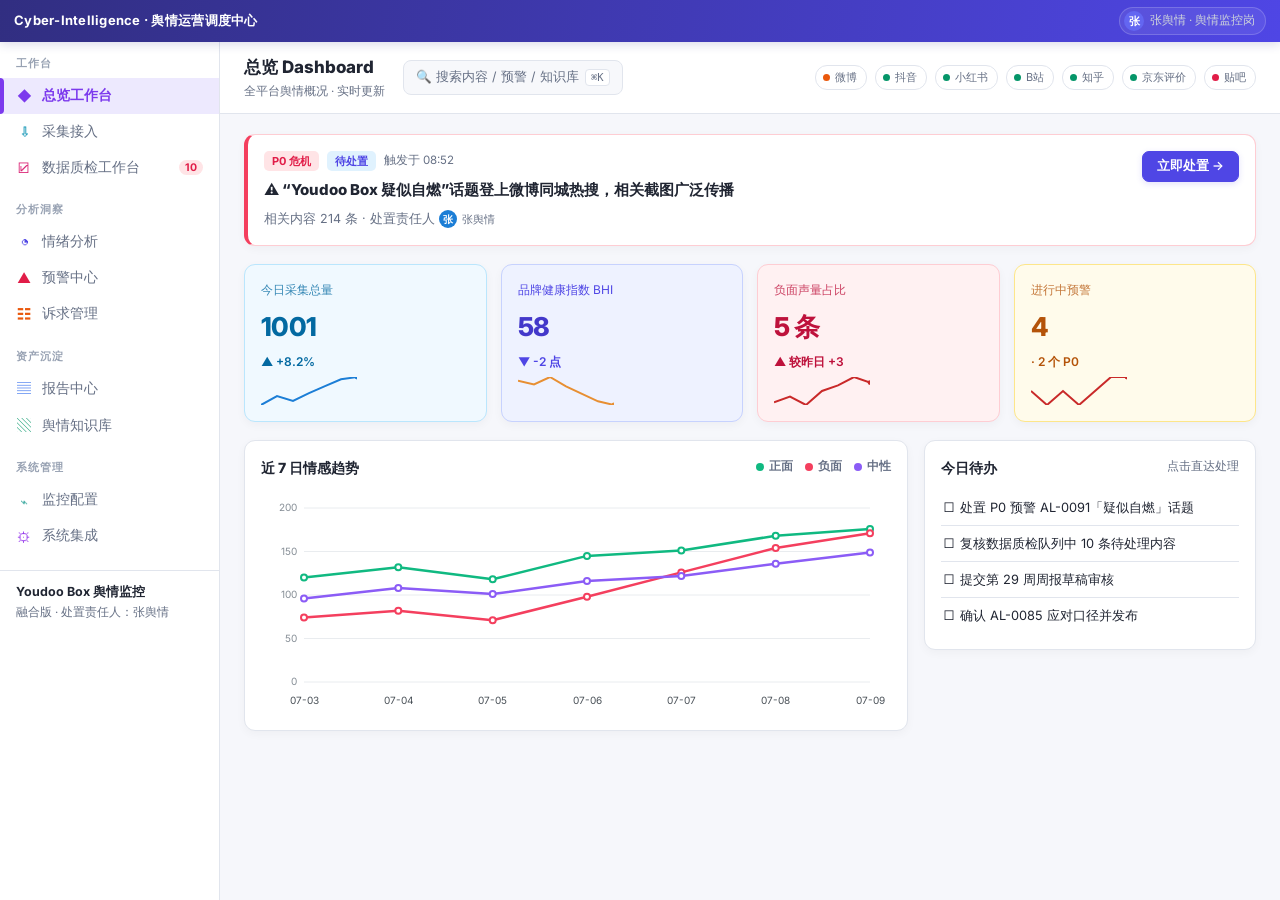
<file: docs/ui/prototype-v3.html>
<!DOCTYPE html>
<!-- Current design-reference prototype. The production workbench lives in yuqing/web/workbench/. -->
<html lang="zh-CN">
<head>
<meta charset="UTF-8">
<meta name="viewport" content="width=device-width, initial-scale=1.0">
<title>Cyber-Intelligence · UI Prototype V3</title>
<link rel="preconnect" href="https://fonts.googleapis.com">
<link rel="preconnect" href="https://fonts.gstatic.com" crossorigin>
<link href="https://fonts.googleapis.com/css2?family=Inter:wght@400;500;600;700;800&display=swap" rel="stylesheet">
<style>
:root{
  --bg-root:#f6f7fb;
  --bg-surface:#ffffff;
  --bg-elevated:#f2f4f8;
  --border:#e1e5ed;
  --text-primary:#202532;
  --text-secondary:#667085;
  --accent:#4f46e5;
  --accent-dark:#4338ca;
  --green:#059669;
  --green-bg:#d1fae5;
  --red:#e11d48;
  --red-bg:#ffe4e6;
  --amber:#ea580c;
  --amber-bg:#ffedd5;
  --blue-bg:#e0f2fe;
  --gray-bg:#f1f0f7;
  --cyan:#0891b2;
  --pink:#db2777;
  --yellow:#ca8a04;
}
*{box-sizing:border-box;}
html,body{margin:0;padding:0;}
body{
  background:var(--bg-root);
  color:var(--text-primary);
  font-family:'PingFang SC','Microsoft YaHei','Inter',sans-serif;
  font-size:14px;
  line-height:1.5;
  -webkit-font-smoothing:antialiased;
}
h1,h2,h3,h4,p,ul,ol{margin:0;}
ul{padding:0;list-style:none;}
button{font-family:inherit;}
::-webkit-scrollbar{width:8px;height:8px;}
::-webkit-scrollbar-thumb{background:#ced4da;border-radius:4px;}

/* ---------- 顶部工具栏 ---------- */
.top-tabs{
  height:42px;background:linear-gradient(100deg,#312e81 0%,#4f46e5 100%);display:flex;align-items:center;justify-content:space-between;
  padding:0 14px;color:#fff;gap:18px;position:sticky;top:0;z-index:60;
  box-shadow:0 2px 10px rgba(49,46,129,.18);
}
.top-tabs .brand{font-weight:700;font-size:13px;color:#fff;white-space:nowrap;letter-spacing:.02em;}
.top-left{display:flex;align-items:center;gap:10px;min-width:0;}
.hamburger{display:none;background:rgba(255,255,255,.08);border:1px solid rgba(255,255,255,.18);color:#fff;border-radius:6px;width:28px;height:28px;cursor:pointer;font-size:14px;}
.top-right{display:flex;align-items:center;gap:10px;font-size:12px;color:#ced4da;flex-shrink:0;}
.user-chip{display:flex;align-items:center;gap:6px;background:rgba(255,255,255,.08);border:1px solid rgba(255,255,255,.18);border-radius:20px;padding:3px 10px 3px 4px;font-size:11.5px;white-space:nowrap;}
.user-chip .avatar-dot{width:20px;height:20px;border-radius:50%;background:#6366f1;color:#fff;display:flex;align-items:center;justify-content:center;font-size:11px;font-weight:700;flex-shrink:0;}

/* ---------- 主体布局 ---------- */
.app-body{display:flex;align-items:stretch;min-height:calc(100vh - 42px);}
.sidebar{
  width:220px;flex-shrink:0;background:#fff;border-right:1px solid var(--border);
  padding:14px 0;overflow-y:auto;
}
.side-group{margin-bottom:16px;}
.side-group-title{font-size:10.5px;color:#98a2b3;text-transform:uppercase;letter-spacing:.08em;padding:0 16px;margin-bottom:6px;font-weight:800;}
.side-item{
  display:flex;align-items:center;gap:10px;width:100%;background:none;border:none;
  text-align:left;padding:9px 16px;font-size:13.5px;color:var(--text-secondary);
  cursor:pointer;position:relative;
}
.side-item:hover{background:#f7f8fb;color:var(--item-color,var(--accent));}
.side-item.active{background:var(--item-bg,#ede9fe);color:var(--item-color,var(--accent));font-weight:800;}
.side-item.active::before{content:"";position:absolute;left:0;top:0;bottom:0;width:4px;background:var(--item-color,var(--accent));border-radius:0 4px 4px 0;}
.side-icon{font-size:14px;width:16px;text-align:center;flex-shrink:0;color:var(--item-color,var(--accent));}
.side-item[data-view="overview"]{--item-color:#7c3aed;--item-bg:#ede9fe;}
.side-item[data-view="collect"]{--item-color:#0891b2;--item-bg:#cffafe;}
.side-item[data-view="review"]{--item-color:#db2777;--item-bg:#fce7f3;}
.side-item[data-view="analysis"]{--item-color:#4f46e5;--item-bg:#e0e7ff;}
.side-item[data-view="alerts"]{--item-color:#e11d48;--item-bg:#ffe4e6;}
.side-item[data-view="backlog"]{--item-color:#ea580c;--item-bg:#ffedd5;}
.side-item[data-view="reports"]{--item-color:#2563eb;--item-bg:#dbeafe;}
.side-item[data-view="knowledge"]{--item-color:#059669;--item-bg:#d1fae5;}
.side-item[data-view="config"]{--item-color:#0d9488;--item-bg:#ccfbf1;}
.side-item[data-view="integrations"]{--item-color:#9333ea;--item-bg:#f3e8ff;}
.side-badge{margin-left:auto;background:var(--red-bg);color:var(--red);font-size:10.5px;font-weight:700;padding:1px 6px;border-radius:10px;}
.sidebar-footer{padding:12px 16px;border-top:1px solid var(--border);margin-top:6px;font-size:11.5px;color:var(--text-secondary);}
.sidebar-footer b{color:var(--text-primary);display:block;font-size:12.5px;margin-bottom:2px;}

.content{flex:1;min-width:0;display:flex;flex-direction:column;}
.content-header{
  background:rgba(255,255,255,.96);backdrop-filter:blur(8px);border-bottom:1px solid var(--border);padding:13px 24px;
  display:flex;align-items:center;gap:18px;flex-wrap:wrap;position:sticky;top:42px;z-index:40;
}
.content-header h1{font-size:17px;font-weight:800;white-space:nowrap;}
.header-sub{font-size:11.5px;color:var(--text-secondary);margin-top:2px;}
.search-box{
  background:#f7f8fb;border:1px solid var(--border);border-radius:8px;
  padding:7px 12px;font-size:12.5px;color:var(--text-secondary);cursor:pointer;
  display:flex;align-items:center;gap:6px;min-width:190px;
}
.search-box:hover{border-color:var(--accent);color:var(--text-primary);}
.search-box input{border:none;outline:none;background:transparent;font-size:12.5px;font-family:inherit;flex:1;color:var(--text-primary);}
.kbd{background:#fff;border:1px solid var(--border);border-radius:4px;padding:0 5px;font-size:10.5px;color:var(--text-secondary);font-family:monospace;}
.health-strip{display:flex;gap:8px;margin-left:auto;flex-wrap:wrap;}
.health-pill{
  display:flex;align-items:center;gap:5px;font-size:11px;color:var(--text-secondary);
  background:#fff;border:1px solid var(--border);border-radius:12px;padding:3px 9px 3px 7px;cursor:default;
}
.health-pill:nth-child(3n+1),.health-pill:nth-child(3n+2),.health-pill:nth-child(3n){background:#fff;border-color:var(--border);}
.health-dot{width:7px;height:7px;border-radius:50%;flex-shrink:0;}
.health-dot.ok{background:var(--green);}
.health-dot.suspect{background:var(--amber);}
.health-dot.fail{background:var(--red);}

.view{display:none;padding:20px 24px 60px;}
.view.active{display:block;}
.view-title-row{display:flex;align-items:center;justify-content:space-between;margin-bottom:14px;}
.view-title-row h2{font-size:15px;font-weight:800;}

/* ---------- 通用组件 ---------- */
.card{background:#fff;border:1px solid var(--border);border-radius:11px;padding:16px;box-shadow:0 3px 10px rgba(16,24,40,.035);}
.panel-title{font-size:14px;font-weight:800;margin:0 0 12px;display:flex;align-items:center;justify-content:space-between;gap:10px;flex-wrap:wrap;}
.panel-title small{font-size:11.5px;color:var(--text-secondary);font-weight:500;}
.muted{color:var(--text-secondary);}

.grid-2{display:grid;grid-template-columns:2fr 1fr;gap:16px;align-items:start;}
.grid-3{display:grid;grid-template-columns:repeat(3,1fr);gap:14px;}

.stat-grid{display:grid;grid-template-columns:repeat(4,1fr);gap:14px;margin-bottom:18px;}
.stat-card{background:#fff;border:1px solid var(--border);border-radius:11px;padding:16px;box-shadow:0 3px 10px rgba(16,24,40,.04);position:relative;overflow:hidden;}
.stat-card::after{display:none;}
.stat-card:nth-child(1){background:#f0f9ff;border-color:#bae6fd;color:#0369a1;}
.stat-card:nth-child(2){background:#eef2ff;border-color:#c7d2fe;color:#4338ca;}
.stat-card:nth-child(3){background:#fff1f2;border-color:#fecdd3;color:#be123c;}
.stat-card:nth-child(4){background:#fffbeb;border-color:#fde68a;color:#b45309;}
.stat-card:nth-child(1) .stat-label,.stat-card:nth-child(3) .stat-label,.stat-card:nth-child(4) .stat-label{color:currentColor;opacity:.78;}
.stat-card:nth-child(1) .stat-trend,.stat-card:nth-child(3) .stat-trend,.stat-card:nth-child(4) .stat-trend{color:currentColor;}
.stat-label{font-size:12px;color:var(--text-secondary);margin-bottom:8px;}
.stat-value{font-size:26px;font-weight:800;letter-spacing:-.02em;}
.stat-trend{font-size:12px;margin-top:7px;display:inline-flex;align-items:center;gap:3px;font-weight:600;}
.stat-trend.up{color:var(--green);}
.stat-trend.down{color:var(--red);}
.stat-trend.flat{color:var(--text-secondary);}
.sparkline-wrap{margin-top:6px;line-height:0;}
.stat-card-featured{background:#eef2ff;border-color:#c7d2fe;color:#4338ca;}
.stat-card-featured .stat-label,.stat-card-featured .stat-trend{color:#4f46e5;}
.stat-card-featured .sparkline-wrap{filter:none;opacity:.8;}

/* dashboard_v2 的核心可视化 */
.insight-chart{min-height:224px;display:flex;align-items:center;justify-content:center;overflow-x:auto;}
.chart-legend{display:flex;align-items:center;gap:12px;flex-wrap:wrap;font-size:11.5px;color:var(--text-secondary);}
.legend-item{display:inline-flex;align-items:center;gap:5px;}
.legend-dot{width:8px;height:8px;border-radius:50%;display:inline-block;}

.badge{display:inline-flex;align-items:center;gap:4px;font-size:11px;font-weight:700;padding:2px 8px;border-radius:5px;white-space:nowrap;}
.badge-green{background:var(--green-bg);color:var(--green);}
.badge-red{background:var(--red-bg);color:var(--red);}
.badge-amber{background:var(--amber-bg);color:var(--amber);}
.badge-blue{background:var(--blue-bg);color:var(--accent);}
.badge-gray{background:var(--bg-elevated);color:var(--text-secondary);}
.badge-outline{background:#fff;border:1px solid var(--border);color:var(--text-secondary);}

.btn{border-radius:7px;border:1px solid var(--border);background:#fff;padding:6px 14px;font-size:12.5px;cursor:pointer;color:var(--text-primary);font-weight:600;}
.btn:hover{background:var(--bg-elevated);}
.btn-primary{background:#4f46e5;border-color:#4f46e5;color:#fff;box-shadow:0 2px 6px rgba(79,70,229,.16);}
.btn-primary:hover{background:#4338ca;}
.btn-danger{background:#fff;border-color:var(--red);color:var(--red);}
.btn-danger:hover{background:var(--red-bg);}
.btn-green{background:#fff;border-color:var(--green);color:var(--green);}
.btn-green:hover{background:var(--green-bg);}
.btn-amber{background:#fff;border-color:var(--amber);color:var(--amber);}
.btn-amber:hover{background:var(--amber-bg);}
.btn-sm{padding:4px 10px;font-size:11.5px;border-radius:6px;}
.btn:disabled{opacity:.5;cursor:not-allowed;}
.btn-block{width:100%;text-align:center;}

table.data-table{width:100%;border-collapse:collapse;font-size:12.8px;}
.data-table th{text-align:left;font-size:11px;color:#4f46e5;background:#f7f8fc;border-bottom:1px solid var(--border);padding:8px 10px;font-weight:800;white-space:nowrap;}
.data-table td{border-bottom:1px solid var(--border);padding:9px 10px;vertical-align:middle;}
.data-table tr:last-child td{border-bottom:none;}
.data-table tr:hover td{background:#faf5ff;}

.progress-track{background:var(--bg-elevated);border-radius:6px;height:6px;overflow:hidden;position:relative;}
.progress-fill{height:100%;border-radius:6px;}

.chip-row{display:flex;flex-wrap:wrap;gap:6px;}
.chip{background:var(--bg-elevated);border:1px solid var(--border);border-radius:14px;padding:3px 10px 3px 12px;font-size:11.5px;display:inline-flex;align-items:center;gap:6px;}
.chip.chip-red{background:var(--red-bg);color:var(--red);border-color:#ffc9c9;}
.chip.chip-amber{background:var(--amber-bg);color:var(--amber);border-color:#ffe08a;}
.chip.chip-blue{background:var(--blue-bg);color:var(--accent);border-color:#a5d8ff;}
.chip .chip-x{cursor:pointer;font-weight:700;opacity:.6;}
.chip .chip-x:hover{opacity:1;}
.chip-add{border:1px dashed var(--border);background:#fff;color:var(--text-secondary);border-radius:14px;padding:3px 12px;font-size:11.5px;cursor:pointer;}
.chip-add:hover{border-color:var(--accent);color:var(--accent);}

/* Kanban */
.kanban{display:grid;grid-template-columns:repeat(3,1fr);gap:14px;}
.kanban-4{display:grid;grid-template-columns:repeat(4,1fr);gap:14px;}
.kanban-col{background:var(--bg-elevated);border-radius:12px;padding:12px;min-height:180px;transition:.1s;border:1px solid transparent;}
.kanban-col:nth-child(1){background:#fff1f2;border-color:#fecdd3;}
.kanban-col:nth-child(2){background:#fff7ed;border-color:#fed7aa;}
.kanban-col:nth-child(3){background:#eff6ff;border-color:#bfdbfe;}
.kanban-col:nth-child(4){background:#ecfdf5;border-color:#a7f3d0;}
.kanban-col.drag-over{outline:2px dashed var(--accent);outline-offset:-2px;background:var(--blue-bg);}
.kanban-col-title{font-size:12.5px;font-weight:800;margin-bottom:10px;display:flex;justify-content:space-between;align-items:center;}
.alert-card{background:rgba(255,255,255,.92);border:1px solid var(--border);border-radius:9px;padding:10px 12px;margin-bottom:10px;cursor:pointer;transition:.1s;box-shadow:0 3px 10px rgba(76,29,149,.06);}
.alert-card:hover{border-color:var(--accent);box-shadow:0 2px 8px rgba(0,0,0,.06);transform:translateY(-2px);}
.alert-card.level-p0{border-left:3px solid var(--red);}
.alert-card .a-title{font-size:12.8px;font-weight:700;margin:6px 0 8px;line-height:1.4;}
.alert-card .a-meta{display:flex;flex-wrap:wrap;gap:6px;font-size:11px;color:var(--text-secondary);align-items:center;}
.countdown{font-weight:700;}
.countdown.blink{color:var(--red);animation:blink-red 1s infinite;}
@keyframes blink-red{0%,100%{opacity:1;}50%{opacity:.3;}}

/* 抽屉 */
.drawer-overlay{position:fixed;inset:0;background:rgba(17,17,17,.4);z-index:200;display:flex;justify-content:flex-end;}
.drawer-overlay.hidden{display:none;}
.drawer{width:500px;max-width:94vw;background:#fff;height:100%;overflow-y:auto;padding:22px;box-shadow:-6px 0 24px rgba(0,0,0,.14);}
.drawer-head{display:flex;justify-content:space-between;align-items:flex-start;margin-bottom:16px;}
.drawer-close{background:var(--bg-elevated);border:none;border-radius:6px;width:28px;height:28px;cursor:pointer;font-size:14px;}
.timeline{border-left:2px solid var(--border);padding-left:16px;margin-left:6px;}
.timeline-item{position:relative;padding-bottom:16px;}
.timeline-item::before{content:"";position:absolute;left:-21px;top:3px;width:9px;height:9px;border-radius:50%;background:var(--accent);}
.timeline-item .t-time{font-size:11px;color:var(--text-secondary);font-weight:600;}
.timeline-item .t-text{font-size:12.8px;margin-top:2px;}

/* 弹窗 */
.modal-overlay{position:fixed;inset:0;background:rgba(17,17,17,.5);z-index:300;display:flex;align-items:center;justify-content:center;padding:20px;}
.modal-overlay.hidden{display:none;}

/* Toast：右上角堆叠 */
.toast-container{position:fixed;top:54px;right:20px;z-index:400;display:flex;flex-direction:column;gap:8px;align-items:flex-end;}
.toast{background:#212529;color:#fff;padding:10px 16px;border-radius:8px;font-size:12.8px;box-shadow:0 4px 14px rgba(0,0,0,.24);animation:toast-in .18s ease;max-width:320px;}
.toast.toast-green{background:var(--green);}
.toast.toast-red{background:var(--red);}
@keyframes toast-in{from{opacity:0;transform:translateY(-8px);}to{opacity:1;transform:translateY(0);}}

/* 全局搜索 */
.search-modal-box{background:#fff;border-radius:12px;width:560px;max-width:100%;overflow:hidden;}
.search-input-row{display:flex;align-items:center;gap:10px;padding:14px 16px;border-bottom:1px solid var(--border);}
.search-input-row input{flex:1;border:none;outline:none;font-size:15px;font-family:inherit;}
.search-results{max-height:360px;overflow-y:auto;padding:8px;}
.search-result-item{padding:9px 10px;border-radius:8px;cursor:pointer;font-size:12.8px;}
.search-result-item:hover{background:var(--bg-elevated);}
.search-result-item .sr-meta{font-size:11px;color:var(--text-secondary);margin-top:2px;}
mark{background:#fff3bf;padding:0 2px;border-radius:2px;}

/* 质检卡片 */
.review-card{background:#fff;border:1px solid var(--border);border-radius:10px;padding:12px 14px;margin-bottom:10px;display:flex;gap:12px;align-items:flex-start;}
.review-card.active-focus{border-color:#ec4899;box-shadow:0 0 0 3px rgba(236,72,153,.16);background:#fdf2f8;}
.review-card.chuanwei{border-color:#ffd8a8;background:#fffaf0;}
.review-card.status-approved{opacity:.55;}
.review-card.status-rejected{opacity:.4;}
.review-card .rc-body{flex:1;min-width:0;}
.review-card .rc-text{font-size:13px;margin:6px 0 8px;line-height:1.55;}
.review-card .rc-tags{display:flex;flex-wrap:wrap;gap:6px;margin-bottom:8px;align-items:center;}
.review-card .rc-conf{display:flex;align-items:center;gap:8px;margin-bottom:9px;}
.review-card .rc-conf .progress-track{flex:1;}
.review-card .rc-actions{display:flex;flex-wrap:wrap;gap:6px;}
.review-card input[type=checkbox]{width:16px;height:16px;margin-top:3px;flex-shrink:0;}

/* 雷达/趋势 svg */
.chart-wrap{display:flex;justify-content:center;padding:6px 0;}

/* 词云 */
.wordcloud{display:flex;flex-wrap:wrap;gap:10px;align-items:center;padding:6px 0;}
.wordcloud span{background:var(--blue-bg);color:var(--accent);border-radius:9px;padding:5px 13px;font-weight:700;display:inline-block;border:1px solid transparent;}
.wordcloud span:nth-child(3n+1){background:#eef2ff;color:#4338ca;border-color:#c7d2fe;}
.wordcloud span:nth-child(3n+2){background:#ecfeff;color:#0e7490;border-color:#a5f3fc;}
.wordcloud span:nth-child(3n){background:#ecfdf5;color:#047857;border-color:#a7f3d0;}

/* 开关 */
.switch{position:relative;width:36px;height:20px;display:inline-block;flex-shrink:0;}
.switch input{opacity:0;width:0;height:0;position:absolute;}
.slider-track{position:absolute;inset:0;background:#ced4da;border-radius:20px;cursor:pointer;transition:.15s;}
.slider-track::before{content:"";position:absolute;width:16px;height:16px;left:2px;top:2px;background:#fff;border-radius:50%;transition:.15s;box-shadow:0 1px 2px rgba(0,0,0,.2);}
.switch input:checked + .slider-track{background:#4f46e5;}
.switch input:checked + .slider-track::before{transform:translateX(16px);}

/* 引导条 */
.flow-steps{display:flex;align-items:center;gap:0;margin:16px 0;}
.flow-step{flex:1;text-align:center;}
.flow-step .fs-dot{width:30px;height:30px;border-radius:50%;background:var(--blue-bg);color:var(--accent);display:flex;align-items:center;justify-content:center;font-weight:800;margin:0 auto 6px;}
.flow-step:nth-child(1) .fs-dot{background:#cffafe;color:#0e7490;}
.flow-step:nth-child(3) .fs-dot{background:#ede9fe;color:#6d28d9;}
.flow-step:nth-child(5) .fs-dot{background:#fce7f3;color:#be185d;}
.flow-step:nth-child(7) .fs-dot{background:#ffedd5;color:#c2410c;}
.flow-step .fs-label{font-size:11.5px;font-weight:700;}
.flow-arrow{color:var(--border);font-size:16px;padding-bottom:20px;}

.section-gap{margin-bottom:18px;}
.hint-bar{background:#eef4ff;border:1px solid #c7d7fe;border-radius:9px;padding:9px 12px;font-size:12px;color:#3448a6;margin-bottom:14px;}
.filter-bar{display:flex;flex-wrap:wrap;gap:10px;align-items:center;margin-bottom:14px;}
.filter-bar select{border:1px solid var(--border);border-radius:7px;padding:6px 10px;font-size:12.5px;font-family:inherit;background:#fff;color:var(--text-primary);}
.batch-bar{display:flex;align-items:center;gap:10px;background:#f7f8fc;border:1px solid var(--border);border-radius:8px;padding:9px 12px;margin-bottom:12px;}
.batch-bar label{font-size:12.5px;display:flex;align-items:center;gap:6px;}

.tab-pills{display:flex;gap:6px;}
.tab-pill{border:1px solid var(--border);background:#fff;border-radius:20px;padding:5px 14px;font-size:12px;cursor:pointer;font-weight:600;color:var(--text-secondary);}
.tab-pill.active{background:#4f46e5;border-color:#4f46e5;color:#fff;box-shadow:0 2px 6px rgba(79,70,229,.16);}

.report-preview p{font-size:13px;line-height:1.9;margin-bottom:10px;}
.cite-badge{background:var(--gray-bg);border-radius:5px;padding:1px 7px;font-size:10.5px;color:var(--text-secondary);cursor:pointer;white-space:nowrap;}
.cite-badge:hover{background:var(--blue-bg);color:var(--accent);}

.empty-hint{color:var(--text-secondary);font-size:12.5px;text-align:center;padding:20px 0;}

/* 处置责任人 chip */
.assignee-chip{display:inline-flex;align-items:center;gap:5px;font-size:11px;color:var(--text-secondary);}
.assignee-chip .avatar-dot{width:18px;height:18px;border-radius:50%;color:#fff;display:flex;align-items:center;justify-content:center;font-size:10px;font-weight:700;flex-shrink:0;}

/* 总览待办 */
.todo-item{display:flex;align-items:center;gap:8px;padding:8px 2px;border-bottom:1px solid var(--border);font-size:12.8px;cursor:pointer;}
.todo-item:last-child{border-bottom:none;}
.todo-item:hover{color:var(--accent);}

/* 知识库 */
.kb-layout{display:grid;grid-template-columns:220px 1fr;gap:16px;align-items:start;}
.kb-tree{background:#fff;border:1px solid var(--border);border-radius:10px;padding:10px;}
.kb-tree-group{margin-bottom:2px;}
.kb-tree-item{display:flex;justify-content:space-between;align-items:center;padding:7px 10px;border-radius:7px;cursor:pointer;font-size:12.8px;color:var(--text-secondary);gap:8px;}
.kb-tree-item:hover{background:var(--bg-elevated);}
.kb-tree-item.active{background:linear-gradient(90deg,#d1fae5,#cffafe);color:#047857;font-weight:800;}
.kb-tree-sub{padding-left:14px;}
.kb-tree-sub .kb-tree-item{font-size:11.8px;padding:5px 10px;}
.kb-card{background:#fff;border:1px solid var(--border);border-radius:10px;padding:12px 14px;margin-bottom:10px;cursor:pointer;}
.kb-card:hover{border-color:var(--accent);box-shadow:0 2px 8px rgba(0,0,0,.06);transform:translateY(-2px);}
.kb-card-head{display:flex;justify-content:space-between;align-items:center;gap:8px;margin-bottom:6px;flex-wrap:wrap;}
.kb-card-title{font-size:13px;font-weight:700;}
.kb-card-meta{font-size:11px;color:var(--text-secondary);display:flex;gap:12px;margin-top:6px;}
.kb-full-text{font-size:12.8px;line-height:1.8;margin-top:8px;padding-top:8px;border-top:1px solid var(--border);}

/* ---------- 各业务页面主题色 ---------- */
#topRiskCard{background:#fff;border-color:#fecdd3;border-left:4px solid #f43f5e;}
#view-collect > .card:nth-of-type(1){border-top:3px solid #06b6d4;}
#view-collect > .card:nth-of-type(2){border-top:3px solid #8b5cf6;}
#view-analysis .grid-2 .card:first-child{border-top:3px solid #6366f1;}
#view-analysis .grid-2 .card:last-child{border-top:3px solid #ec4899;}
#view-analysis > .card:nth-of-type(1){border-top:3px solid #14b8a6;}
#view-analysis > .card:nth-of-type(2){border-top:3px solid #f59e0b;}
#view-backlog > .card{border-top:3px solid #f97316;}
#view-reports .card{border-top:2px solid #3b82f6;}
#view-knowledge .kb-tree{border-top:3px solid #10b981;}
#view-knowledge .kb-card:nth-child(4n+1){border-left:4px solid #10b981;}
#view-knowledge .kb-card:nth-child(4n+2){border-left:4px solid #06b6d4;}
#view-knowledge .kb-card:nth-child(4n+3){border-left:4px solid #8b5cf6;}
#view-knowledge .kb-card:nth-child(4n){border-left:4px solid #f59e0b;}
#view-config > .card:first-child{border-top:3px solid #14b8a6;}
#view-config > .card:last-child{border-top:3px solid #06b6d4;}
#view-integrations .grid-2 > .card{border-top:3px solid #8b5cf6;}
#view-integrations .grid-2 > div .card:first-child{border-top:3px solid #f59e0b;}
#view-integrations .grid-2 > div .card:last-child{border-top:3px solid #ec4899;}

@media (max-width:960px){
  .hamburger{display:inline-block;}
  .sidebar{position:fixed;left:-224px;top:42px;bottom:0;transition:left .18s ease;z-index:100;box-shadow:2px 0 12px rgba(0,0,0,.1);}
  .sidebar.open{left:0;}
  .stat-grid{grid-template-columns:repeat(2,1fr);}
  .grid-2{grid-template-columns:1fr;}
  .grid-3{grid-template-columns:1fr;}
  .kanban{grid-template-columns:1fr;}
  .kanban-4{grid-template-columns:1fr;}
  .kb-layout{grid-template-columns:1fr;}
  .content-header{flex-direction:column;align-items:flex-start;position:static;}
  .health-strip{margin-left:0;}
  .drawer{width:100%;}
}
</style>
</head>
<body>

<!-- ============ 顶部工具栏 ============ -->
<header class="top-tabs">
  <div class="top-left">
    <button class="hamburger" id="hamburgerBtn" onclick="toggleSidebar()">☰</button>
    <div class="brand">Cyber-Intelligence · 舆情运营调度中心</div>
  </div>
  <div class="top-right">
    <span class="user-chip"><span class="avatar-dot">张</span>张舆情 · 舆情监控岗</span>
  </div>
</header>

<div class="app-body">
  <!-- ============ 左侧导航 ============ -->
  <aside class="sidebar" id="sidebar"></aside>

  <!-- ============ 主内容区 ============ -->
  <main class="content">
    <div class="content-header">
      <div>
        <h1 id="viewTitle">总览 Dashboard</h1>
        <div class="header-sub" id="viewSubtitle">全平台舆情概况 · 实时更新</div>
      </div>
      <div class="search-box" onclick="openSearch()">🔍 搜索内容 / 预警 / 知识库 <span class="kbd">⌘K</span></div>
      <div class="health-strip" id="healthStrip"></div>
    </div>

    <!-- ---------- 1. 总览 ---------- -->
    <section class="view active" id="view-overview">
      <div class="card section-gap" id="topRiskCard"></div>
      <div class="stat-grid" id="overviewStats"></div>
      <div class="grid-2">
        <div class="card section-gap">
          <div class="panel-title">
            <span>近 7 日情感趋势</span>
            <span class="chart-legend" aria-label="图例">
              <span class="legend-item"><i class="legend-dot" style="background:#10b981"></i>正面</span>
              <span class="legend-item"><i class="legend-dot" style="background:#f43f5e"></i>负面</span>
              <span class="legend-item"><i class="legend-dot" style="background:#8b5cf6"></i>中性</span>
            </span>
          </div>
          <div class="insight-chart" id="sentimentTrendChart"></div>
        </div>
        <div class="card section-gap">
          <div class="panel-title">今日待办 <small>点击直达处理</small></div>
          <div id="todoList"></div>
        </div>
      </div>
    </section>

    <!-- ---------- 2. 采集接入 ---------- -->
    <section class="view" id="view-collect">
      <div class="hint-bar">健康三态说明：<span class="badge badge-green">● 正常</span> 采集正常波动内　<span class="badge badge-amber">● 疑似异常</span> 量级骤降/骤增需核查　<span class="badge badge-red">● 失败</span> 采集中断需立即处理</div>
      <div class="card section-gap">
        <div class="panel-title">平台采集任务 <small>7 平台 · 免登录/浏览器桥混合采集</small></div>
        <div style="overflow-x:auto;">
          <table class="data-table">
            <thead><tr><th>平台</th><th>任务状态</th><th>上次运行</th><th>本期采集量</th><th>健康状态</th><th>操作</th></tr></thead>
            <tbody id="collectTableBody"></tbody>
          </table>
        </div>
      </div>
      <div class="card">
        <div class="panel-title">平台声量分布 <small>声量与采集健康状态</small></div>
        <div class="insight-chart" id="platformDistributionChart"></div>
      </div>
    </section>

    <!-- ---------- 3. 数据质检工作台 ---------- -->
    <section class="view" id="view-review">
      <div class="hint-bar">快捷键（先点击卡片选中）：<span class="kbd">1</span>标正面　<span class="kbd">2</span>标中性　<span class="kbd">3</span>标负面　<span class="kbd">i</span>标反讽　<span class="kbd">s</span>标水军　<span class="kbd">r</span>标串味　<span class="kbd">Enter</span>快速通过　<span class="kbd">Esc</span>取消选中</div>

      <div class="card section-gap" id="chuanweiPanel"></div>

      <div class="filter-bar">
        <select id="filterStatus" onchange="applyReviewFilters()">
          <option value="all">全部复核状态</option>
          <option value="pending">待复核</option>
          <option value="approved">已通过</option>
          <option value="rejected">已拒绝</option>
        </select>
        <select id="filterPlatform" onchange="applyReviewFilters()">
          <option value="all">全部平台</option>
        </select>
        <select id="filterConf" onchange="applyReviewFilters()">
          <option value="all">全部置信度</option>
          <option value="low">低 &lt; 0.5</option>
          <option value="mid">中 0.5 ~ 0.8</option>
          <option value="high">高 &gt; 0.8</option>
        </select>
        <span class="muted" style="font-size:12px;" id="filterResultCount"></span>
      </div>

      <div class="batch-bar">
        <label><input type="checkbox" id="selectAllBox" onchange="toggleSelectAll(this.checked)"> 全选当前列表</label>
        <span class="muted" style="font-size:12px;">已选 <b id="selectedCount">0</b> 条</span>
        <button class="btn btn-green btn-sm" onclick="batchApprove()">✓ 批量通过</button>
        <button class="btn btn-danger btn-sm" onclick="batchReject()">✕ 批量拒绝</button>
      </div>

      <div id="reviewCardList"></div>
    </section>

    <!-- ---------- 4. 情绪分析 ---------- -->
    <section class="view" id="view-analysis">
      <div class="view-title-row">
        <div class="tab-pills" id="analysisPeriodPills"></div>
      </div>
      <div class="grid-2">
        <div class="card section-gap">
          <div class="panel-title">ABSA 六维口碑雷达图 <small>硬件 / 系统 / 游戏兼容 / 售后 / 价格 / 物流</small></div>
          <div class="chart-wrap" id="radarChart"></div>
        </div>
        <div class="card section-gap">
          <div class="panel-title">主要诉求 Top5</div>
          <div class="wordcloud" id="wordcloud"></div>
        </div>
      </div>
      <div class="card">
        <div class="panel-title">六维明细</div>
        <div style="overflow-x:auto;">
          <table class="data-table">
            <thead><tr><th>维度</th><th>正面数</th><th>负面数</th><th>净情绪分</th><th>代表性原文</th></tr></thead>
            <tbody id="absaTableBody"></tbody>
          </table>
        </div>
      </div>
      <div class="card" style="margin-top:16px;">
        <div class="panel-title">品牌健康指数 BHI 趋势 <small>近 7 天</small></div>
        <div class="chart-wrap" id="bhiChart"></div>
      </div>
    </section>

    <!-- ---------- 5. 预警中心 ---------- -->
    <section class="view" id="view-alerts">
      <div class="hint-bar">拖拽卡片或点击卡片进入详情可流转处置状态：待处置 → 处理中 → 待确认（口径待批） → 已归档</div>
      <div class="kanban-4" id="alertsKanban"></div>

      <div class="card section-gap" style="margin-top:16px;">
        <div class="panel-title">冷却队列 <small>已处理事件，历史可查</small></div>
        <div id="cooldownList"></div>
      </div>
    </section>

    <!-- ---------- 6. 报告中心 ---------- -->
    <section class="view" id="view-reports">
      <div class="view-title-row">
        <div class="tab-pills" id="reportsTabPills"></div>
      </div>

      <div id="reportsTabWeekly">
        <div class="grid-2">
          <div>
            <div class="card section-gap">
              <div class="panel-title">周报历史 <small>点击切换预览</small></div>
              <div id="reportHistoryList"></div>
            </div>
            <div class="card section-gap">
              <div class="panel-title" id="reportPreviewTitle">可溯源周报预览</div>
              <div class="report-preview" id="reportPreviewBody"></div>
            </div>
          </div>
          <div>
            <div class="card">
              <div class="panel-title">审核流程说明</div>
              <div class="flow-steps">
                <div class="flow-step"><div class="fs-dot">1</div><div class="fs-label">口径草稿</div></div>
                <div class="flow-arrow">→</div>
                <div class="flow-step"><div class="fs-dot">2</div><div class="fs-label">总监审核</div></div>
                <div class="flow-arrow">→</div>
                <div class="flow-step"><div class="fs-dot">3</div><div class="fs-label">确认发布</div></div>
                <div class="flow-arrow">→</div>
                <div class="flow-step"><div class="fs-dot">4</div><div class="fs-label">飞书推送</div></div>
              </div>
              <div class="muted" style="font-size:12px;">周报由张舆情生成草稿，提交李总监审核确认后自动推送飞书群，如审核不通过将打回草稿重新编辑。</div>
            </div>
          </div>
        </div>
      </div>

      <div id="reportsTabDaily" style="display:none;">
        <div class="card">
          <div class="panel-title">老板一句话日报</div>
          <button class="btn btn-primary btn-block" style="margin-bottom:10px;" onclick="triggerBossDaily()">✎ 手动触发今日日报</button>
          <div id="bossDailyList"></div>
        </div>
      </div>

    </section>

    <!-- ---------- 7. 诉求管理 ---------- -->
    <section class="view" id="view-backlog">
      <div class="card">
        <div class="panel-title">诉求 Backlog <small>只跟踪需进入产品 Roadmap 的用户诉求</small></div>
        <div style="overflow-x:auto;">
          <table class="data-table">
            <thead><tr><th>诉求</th><th>平台</th><th>数量</th><th>情绪</th><th>产品 Roadmap</th></tr></thead>
            <tbody id="backlogTableBody"></tbody>
          </table>
        </div>
      </div>
    </section>

    <!-- ---------- 8. 舆情知识库 ---------- -->
    <section class="view" id="view-knowledge">
      <div class="kb-layout">
        <div class="kb-tree" id="kbTree"></div>
        <div>
          <div class="filter-bar">
            <div class="search-box" style="min-width:260px;" onclick="document.getElementById('kbSearchInput').focus()">
              🔍 <input id="kbSearchInput" type="text" placeholder="搜索知识库内容…" oninput="handleKBSearch()">
            </div>
            <button class="btn btn-primary btn-sm" onclick="distillKnowledge()">✨ 从处置记录沉淀知识</button>
            <span class="muted" style="font-size:12px;" id="kbResultCount"></span>
          </div>
          <div id="kbCardList"></div>
        </div>
      </div>
    </section>

    <!-- ---------- 9. 监控配置 ---------- -->
    <section class="view" id="view-config">
      <div class="card section-gap">
        <div class="panel-title">关键词管理（watch.yaml）</div>
        <div id="entityConfigList"></div>
      </div>
      <div class="card">
        <div class="panel-title">平台开关与调度</div>
        <div style="overflow-x:auto;">
          <table class="data-table">
            <thead><tr><th>平台</th><th>启用</th><th>调度频率</th></tr></thead>
            <tbody id="platformScheduleBody"></tbody>
          </table>
        </div>
      </div>
    </section>

    <!-- ---------- 10. 系统集成 ---------- -->
    <section class="view" id="view-integrations">
      <div class="grid-2">
        <div class="card">
          <div class="panel-title">LLM 配置</div>
          <div id="llmConfigPanel"></div>
        </div>
        <div>
          <div class="card section-gap">
            <div class="panel-title">成本配额</div>
            <div id="budgetPanel"></div>
          </div>
          <div class="card">
            <div class="panel-title">飞书 Webhook</div>
            <div id="feishuPanel"></div>
          </div>
        </div>
      </div>
    </section>

  </main>
</div>

<!-- ============ 抽屉 ============ -->
<div class="drawer-overlay hidden" id="drawerOverlay" onclick="if(event.target===this)closeDrawer()">
  <div class="drawer">
    <div class="drawer-head">
      <h3 id="drawerTitle" style="font-size:15px;font-weight:800;"></h3>
      <button class="drawer-close" onclick="closeDrawer()">✕</button>
    </div>
    <div id="drawerBody"></div>
  </div>
</div>

<!-- ============ 全局搜索 ⌘K ============ -->
<div class="modal-overlay hidden" id="searchOverlay" onclick="if(event.target===this)closeSearch()">
  <div class="search-modal-box">
    <div class="search-input-row">
      <span>🔍</span>
      <input id="searchInput" type="text" placeholder="搜索当前系统内容…（至少 2 个字，回车定位第一条）" oninput="handleSearchInput()" onkeydown="if(event.key==='Enter')confirmSearch()">
      <span class="kbd">Esc</span>
    </div>
    <div class="search-results" id="searchResults"></div>
  </div>
</div>

<div class="toast-container" id="toastContainer"></div>

<script>
'use strict';

/* ===================== 用户 & 导航 ===================== */
var USERS = [
  {id:'u1', name:'张舆情', role:'舆情监控岗', avatar:'张', color:'#1c7ed6'},
  {id:'u2', name:'李总监', role:'运营总监', avatar:'李', color:'#e67700'},
  {id:'u3', name:'王产品', role:'产品总监', avatar:'王', color:'#2b8a3e'}
];
function userById(id){
  for(var i=0;i<USERS.length;i++){ if(USERS[i].id===id) return USERS[i]; }
  return null;
}
function userChip(id){
  var u = userById(id);
  if(!u) return '<span class="assignee-chip muted">未分配</span>';
  return '<span class="assignee-chip"><span class="avatar-dot" style="background:'+u.color+';">'+u.avatar+'</span>'+u.name+'</span>';
}

var VIEWS = [
  {id:'overview', group:'工作台', icon:'◆', label:'总览工作台'},
  {id:'collect', group:'工作台', icon:'⇩', label:'采集接入'},
  {id:'review', group:'工作台', icon:'☑', label:'数据质检工作台', badgeFn:'pendingReviewCount'},
  {id:'analysis', group:'分析洞察', icon:'◔', label:'情绪分析'},
  {id:'alerts', group:'分析洞察', icon:'▲', label:'预警中心'},
  {id:'backlog', group:'分析洞察', icon:'☷', label:'诉求管理'},
  {id:'reports', group:'资产沉淀', icon:'▤', label:'报告中心'},
  {id:'knowledge', group:'资产沉淀', icon:'▧', label:'舆情知识库'},
  {id:'config', group:'系统管理', icon:'⌁', label:'监控配置'},
  {id:'integrations', group:'系统管理', icon:'⚙', label:'系统集成'}
];

var VIEW_META = {
  overview:{title:'总览 Dashboard', sub:'全平台舆情概况 · 实时更新'},
  collect:{title:'采集接入', sub:'7 平台任务调度与关键词配置'},
  review:{title:'数据质检工作台', sub:'人工复核 · 串味词库联动'},
  analysis:{title:'情绪分析', sub:'ABSA 六维口碑雷达'},
  alerts:{title:'预警中心', sub:'P0 / P1 分级处置看板'},
  backlog:{title:'诉求管理', sub:'用户诉求归集与产品 Roadmap 跟踪'},
  reports:{title:'报告中心', sub:'周报生成 · 审核 · 发布'},
  knowledge:{title:'舆情知识库', sub:'应对口径 · 分析模板 · 历史案例'},
  config:{title:'监控配置', sub:'关键词实体 · 平台开关 · 调度频率'},
  integrations:{title:'系统集成', sub:'LLM · 成本配额 · 飞书 Webhook'}
};

/* ===================== 平台 & 采集 ===================== */
var PLATFORM_NAMES = {weibo:'微博', douyin:'抖音', xhs:'小红书', bilibili:'B站', zhihu:'知乎', jd:'京东评价', tieba:'贴吧'};
var PLATFORMS = [
  {id:'weibo', name:'微博', status:'suspect', lastRun:'09:12', volume:186, cron:'每 30 分钟'},
  {id:'douyin', name:'抖音', status:'ok', lastRun:'09:20', volume:342, cron:'每 30 分钟'},
  {id:'xhs', name:'小红书', status:'ok', lastRun:'09:15', volume:271, cron:'每 1 小时'},
  {id:'bilibili', name:'B站', status:'ok', lastRun:'09:00', volume:98, cron:'每 2 小时'},
  {id:'zhihu', name:'知乎', status:'ok', lastRun:'08:40', volume:41, cron:'每 4 小时'},
  {id:'jd', name:'京东评价', status:'ok', lastRun:'07:30', volume:63, cron:'每 6 小时'},
  {id:'tieba', name:'贴吧', status:'fail', lastRun:'昨日 23:10', volume:0, cron:'每 1 小时'}
];
var COLLECT_TASKS = PLATFORMS.map(function(p){
  return {id:p.id, name:p.name, status:p.status, lastRun:p.lastRun, volume:p.volume, cron:p.cron};
});

var ENTITIES = [
  {id:'youdoo', name:'Youdoo Box', aliases:['优度盒子','Youdoo','优度掌机'], mustNot:['优度日化','有度科技'], crisisBoost:['自燃','爆炸','起火','猝死']}
];

/* ===================== 数据质检队列（12 条示例） ===================== */
var REVIEW_QUEUE = [
  {id:'wb-20260709-041', platform:'weibo', author:'@数码阿凯', text:'Youdoo Box 玩了三小时手心烫得能煎蛋，官方说的散热优化在哪呢', polarity:'neg', type:'normal', confidence:0.91, status:'pending', time:'09:41'},
  {id:'dy-20260709-032', platform:'douyin', author:'掌机小陈', text:'优度盒子这做工是真的可以，1000 出头能有这体验很惊喜了', polarity:'pos', type:'normal', confidence:0.88, status:'pending', time:'09:32'},
  {id:'xhs-20260709-019', platform:'xhs', author:'糖糖爱游戏', text:'退货三次官方客服都不给回复，果然“优度日化”的售后态度也一个样', polarity:'neg', type:'chuanwei', confidence:0.62, status:'pending', time:'09:19'},
  {id:'wb-20260709-038', platform:'weibo', author:'@匿名吃瓜', text:'呵呵，Youdoo 这“旗舰散热”，笑不活了[doge]', polarity:'neg', type:'irony', confidence:0.77, status:'pending', time:'09:38'},
  {id:'dy-20260709-027', platform:'douyin', author:'掌机评测君', text:'优度盒子 优度盒子 优度盒子 真的很好 大家快来买 优度盒子', polarity:'pos', type:'shuijun', confidence:0.94, status:'pending', time:'09:27'},
  {id:'bi-20260709-011', platform:'bilibili', author:'掌机拆解UP', text:'拆解发现这代散热鳍片密度提升了 30%，实测满载壳温 41.2℃，属于正常区间', polarity:'neu', type:'normal', confidence:0.85, status:'pending', time:'09:11'},
  {id:'jd-20260709-008', platform:'jd', author:'京东用户1832', text:'物流很快，包装完好，游戏兼容性比想象中好，五星', polarity:'pos', type:'normal', confidence:0.9, status:'approved', time:'08:58'},
  {id:'wb-20260709-035', platform:'weibo', author:'@维权小分队', text:'建议大家去看看优度日化最近的投诉记录，跟Youdoo没关系但是老是被搜混', polarity:'neu', type:'chuanwei', confidence:0.58, status:'pending', time:'09:35'},
  {id:'zh-20260709-006', platform:'zhihu', author:'知乎-硬核评测', text:'从散热设计角度分析 Youdoo Box 与同价位竞品的差异，详见回答正文', polarity:'neu', type:'normal', confidence:0.81, status:'pending', time:'08:40'},
  {id:'dy-20260709-021', platform:'douyin', author:'游戏搬砖工', text:'退款流程走了两周还没到账，客服说的“3-5工作日”是骗人的吗', polarity:'neg', type:'normal', confidence:0.86, status:'pending', time:'09:21'},
  {id:'xhs-20260709-014', platform:'xhs', author:'小红薯8827', text:'哈哈哈买它就是为了发热吧，暖手宝内味了', polarity:'neg', type:'irony', confidence:0.73, status:'pending', time:'09:14'},
  {id:'wb-20260709-029', platform:'weibo', author:'@机圈老张', text:'Youdoo Box 618 到手 999，性价比属实能打，兼容性没踩雷', polarity:'pos', type:'normal', confidence:0.87, status:'approved', time:'09:29'}
];

/* ===================== 情绪分析 ABSA ===================== */
var ABSA_DIMS = ['硬件质量','系统体验','游戏兼容','售后服务','价格','物流'];
var ABSA_DATA = {
  week: [
    {dim:'硬件质量', pos:214, neg:132, net:0.24, quote:'拆解发现这代散热鳍片密度提升了 30%，实测满载壳温 41.2℃'},
    {dim:'系统体验', pos:188, neg:96, net:0.32, quote:'系统流畅度比上一代好很多，几乎没有卡顿'},
    {dim:'游戏兼容', pos:241, neg:58, net:0.61, quote:'兼容性比想象中好，主流大作都能跑'},
    {dim:'售后服务', pos:79, neg:203, net:-0.44, quote:'退款流程走了两周还没到账，客服态度也一般'},
    {dim:'价格', pos:196, neg:87, net:0.38, quote:'性价比属实能打，999 的价格没踩雷'},
    {dim:'物流', pos:132, neg:41, net:0.53, quote:'物流很快，包装完好'}
  ],
  month: [
    {dim:'硬件质量', pos:820, neg:512, net:0.23, quote:'发热问题在 618 期间集中反馈，官方已推送优化补丁'},
    {dim:'系统体验', pos:701, neg:389, net:0.29, quote:'系统更新后卡顿明显减少'},
    {dim:'游戏兼容', pos:912, neg:203, net:0.64, quote:'主流模拟器兼容性持续提升'},
    {dim:'售后服务', pos:301, neg:744, net:-0.42, quote:'售后响应慢是本月最集中的负面诉求'},
    {dim:'价格', pos:688, neg:301, net:0.39, quote:'618 期间价格战导致部分用户觉得买贵了'},
    {dim:'物流', pos:512, neg:150, net:0.55, quote:'大促期间物流时效仍保持稳定'}
  ],
  quarter: [
    {dim:'硬件质量', pos:2410, neg:1602, net:0.20, quote:'季度内散热相关投诉环比下降 12%'},
    {dim:'系统体验', pos:2103, neg:1150, net:0.29, quote:'系统体验净情绪分季度内持续上升'},
    {dim:'游戏兼容', pos:2802, neg:640, net:0.63, quote:'游戏兼容维度全季度保持最高净情绪分'},
    {dim:'售后服务', pos:980, neg:2231, net:-0.39, quote:'售后服务连续三个月为唯一负净情绪维度'},
    {dim:'价格', pos:2011, neg:980, net:0.34, quote:'价格维度情绪波动与促销节奏高度相关'},
    {dim:'物流', pos:1602, neg:490, net:0.53, quote:'物流维度全季度稳定在正净情绪区间'}
  ]
};
var WORDCLOUD = [
  {word:'发热', count:186}, {word:'退款慢', count:142}, {word:'性价比', count:121},
  {word:'兼容性', count:98}, {word:'客服态度', count:76}
];
var BHI_TREND = [
  {date:'07-03', score:71}, {date:'07-04', score:69}, {date:'07-05', score:73},
  {date:'07-06', score:68}, {date:'07-07', score:64}, {date:'07-08', score:60}, {date:'07-09', score:58}
];
var SENTIMENT_TREND = [
  {date:'07-03', pos:120, neg:74, neu:96},
  {date:'07-04', pos:132, neg:82, neu:108},
  {date:'07-05', pos:118, neg:71, neu:101},
  {date:'07-06', pos:145, neg:98, neu:116},
  {date:'07-07', pos:151, neg:126, neu:122},
  {date:'07-08', pos:168, neg:154, neu:136},
  {date:'07-09', pos:176, neg:171, neu:149}
];
/* ===================== 预警中心 ===================== */
var RESPONSE_TEMPLATES = {
  '发热投诉':'关于近期反馈的设备发热问题，我们已第一时间成立专项小组排查。经初步检测，属于高负载场景下的正常温控现象，但为进一步提升体验，将于本周内推送系统级散热优化补丁。对于已产生使用困扰的用户，我们提供免费上门检测与优先换新服务，客服将在 24 小时内主动联系。感谢大家的信任与监督。',
  '价格争议':'针对近期价格波动引发的用户疑问，我们说明如下：本次调整为促销周期结束后的常规价格回调，所有正式售价均在官方渠道公示，不存在临时抬价行为。对于活动期间下单的用户，我们承诺价保 15 天，差价可申请补偿。',
  '功能缺陷':'我们已确认相关功能异常问题，技术团队正在加急修复，预计将于近期版本更新中同步上线。给您带来的不便深表歉意，如影响正常使用，可联系客服获取过渡期解决方案。',
  '虚假信息':'经核实，网传相关信息与事实不符，我们已保留相关证据并将通过官方渠道发布正式说明。同时呼吁广大用户理性判断，以官方公告为准，我们也将持续关注舆情动态。',
  '默认':'我们已关注到相关反馈，正在核实具体情况，将尽快通过官方渠道给出正式回应，感谢您的耐心等待。'
};

var ALERTS = [
  {
    id:'AL-0091', level:'P0', title:'“Youdoo Box 疑似自燃”话题登上微博同城热搜，相关截图广泛传播',
    platform:'weibo', triggerTime:'08:52', relatedCount:214, assigneeId:'u1', status:'pending',
    category:'发热投诉', deadlineMin:45, responseDraft:null,
    timeline:[
      {time:'08:52', text:'系统监测到相关话题声量骤增，自动触发 P0 预警'},
      {time:'08:55', text:'张舆情已认领，开始核实原始信源'},
      {time:'09:03', text:'核实发现原图 EXIF 信息与设备型号不符，疑似张冠李戴'}
    ],
    sourcePosts:[
      {platform:'微博', author:'@数码爆料前线', text:'刚收到网友投稿，某掌机疑似自燃冒烟，图片已经传疯了', time:'08:49'},
      {platform:'微博', author:'@吃瓜不嫌事大', text:'转发上面这条，希望官方尽快回应！', time:'08:56'}
    ]
  },
  {
    id:'AL-0088', level:'P0', title:'第三方评测号发布《Youdoo Box 618 大促价格猫腻》长文，播放量破 50 万',
    platform:'douyin', triggerTime:'07:40', relatedCount:167, assigneeId:'u2', status:'processing',
    category:'价格争议', deadlineMin:110, responseDraft:'针对近期价格波动引发的用户疑问，我们说明如下：本次调整为促销周期结束后的常规价格回调，所有正式售价均在官方渠道公示。',
    timeline:[
      {time:'07:40', text:'系统监测到抖音视频声量异常，自动触发 P0 预警'},
      {time:'07:52', text:'李总监已认领，安排产品团队核对价格策略记录'},
      {time:'08:30', text:'口径草稿已生成，等待最终确认'}
    ],
    sourcePosts:[
      {platform:'抖音', author:'数码评测老白', text:'618 前一天偷偷涨价 100，第二天打个折忽悠大家，这套路我熟', time:'07:38'}
    ]
  },
  {
    id:'AL-0093', level:'P1', title:'小红书出现多条“退款流程超时”笔记，24 小时内新增 38 条相关内容',
    platform:'xhs', triggerTime:'09:05', relatedCount:38, assigneeId:'u1', status:'pending',
    category:'功能缺陷', deadlineMin:240, responseDraft:null,
    timeline:[
      {time:'09:05', text:'系统监测到关键词“退款”声量环比上升 210%，自动触发 P1 预警'}
    ],
    sourcePosts:[
      {platform:'小红书', author:'糖糖爱游戏', text:'退货三次官方客服都不给回复', time:'09:19'},
      {platform:'小红书', author:'开箱不吃亏', text:'退款走了快三周了，谁在处理啊', time:'08:47'}
    ]
  },
  {
    id:'AL-0085', level:'P1', title:'知乎问题“如何看待 Youdoo Box 系统更新后频繁死机”获赞量快速上升',
    platform:'zhihu', triggerTime:'昨日 21:14', relatedCount:52, assigneeId:'u3', status:'confirm',
    category:'功能缺陷', deadlineMin:900, responseDraft:'我们已确认相关功能异常问题，技术团队正在加急修复，预计将于近期版本更新中同步上线。',
    timeline:[
      {time:'昨日 21:14', text:'系统监测到知乎问题热度异常，自动触发 P1 预警'},
      {time:'昨日 22:30', text:'王产品已认领，确认为系统更新引入的已知 Bug'},
      {time:'今日 08:10', text:'口径已生成并提交确认，等待发布'}
    ],
    sourcePosts:[
      {platform:'知乎', author:'知乎-数码搬运工', text:'更新到最新系统后死机频率明显变高，求解', time:'昨日 21:10'}
    ]
  },
  {
    id:'AL-0079', level:'P1', title:'贴吧“掌机吧”出现关于开机黑屏问题的集中讨论帖',
    platform:'tieba', triggerTime:'前日 15:22', relatedCount:29, assigneeId:'u1', status:'archived',
    category:'功能缺陷', deadlineMin:0, responseDraft:'该问题已在 v2.3.1 版本更新中修复，感谢用户反馈。',
    timeline:[
      {time:'前日 15:22', text:'系统监测到相关讨论帖聚集，自动触发 P1 预警'},
      {time:'前日 16:40', text:'张舆情核实为已知固件问题，已提交技术团队'},
      {time:'昨日 10:00', text:'v2.3.1 版本发布修复补丁，口径确认并归档'}
    ],
    sourcePosts:[
      {platform:'贴吧', author:'掌机吧-老玩家', text:'开机黑屏三次才好，是不是我买到瑕疵品了', time:'前日 15:20'}
    ]
  }
];

var COOLDOWN_EVENTS = [
  {id:'AL-0079', title:'贴吧开机黑屏集中讨论', closedAt:'昨日 10:00', resolution:'v2.3.1 版本修复补丁已发布，口径确认并归档'},
  {id:'AL-0061', title:'B站《掌机横评》视频负面观点扩散', closedAt:'3 天前', resolution:'官方评论区置顶说明后声量回落，标记为已处理'},
  {id:'AL-0054', title:'京东评价区集中出现“物流破损”反馈', closedAt:'5 天前', resolution:'联系物流方加强包装规范，投诉量下降 80%'}
];

/* ===================== 报告中心 ===================== */
var SOURCE_DOCS = {
  'D-101':{title:'微博话题《Youdoo Box 疑似自燃》原始信源核查记录', excerpt:'经 EXIF 与设备序列号核对，原图与官方设备型号不符，疑似旧机型故障图片被移花接木。'},
  'D-102':{title:'618 价格策略执行记录', excerpt:'6 月 14 日至 6 月 18 日执行大促价，6 月 19 日起恢复常规价，所有价格均在官网公示。'},
  'D-103':{title:'退款流程 SLA 复核报告', excerpt:'本期退款平均处理时长 9.2 天，超出承诺时效 3-5 工作日，主因客服排班不足。'},
  'D-104':{title:'ABSA 六维情绪周度统计原始数据', excerpt:'售后服务维度净情绪分本周 -0.44，为六维中唯一负值维度，环比走低 0.06。'},
  'D-105':{title:'全平台声量与情绪极性周度汇总表', excerpt:'本周全平台合计新增声量 5824 条，正面占比 58.6%，负面占比 26.1%，中性占比 15.3%。'}
};

var REPORTS = [
  {
    id:'RPT-2026W29', period:'2026 年第 29 周（07-06 ~ 07-12）', status:'draft',
    author:'张舆情', reviewer:'李总监', submittedAt:null, reviewedAt:null, pushedAt:null, reviewNote:'',
    content:[
      {text:'本周品牌健康指数 BHI 环比下降 13 点，主要受“疑似自燃”话题与售后时效争议影响。', cite:'D-101'},
      {text:'售后服务维度净情绪分 -0.44，为六维中唯一负值，退款平均处理时长 9.2 天，超出承诺时效。', cite:'D-103'},
      {text:'ABSA 数据显示游戏兼容维度持续保持最高净情绪分 0.61，是当前口碑最稳固的优势维度。', cite:'D-104'},
      {text:'全平台合计新增声量 5824 条，正面占比 58.6%，负面占比 26.1%，整体舆情结构基本健康。', cite:'D-105'}
    ]
  },
  {
    id:'RPT-2026W28', period:'2026 年第 28 周（06-29 ~ 07-05）', status:'pending',
    author:'张舆情', reviewer:'李总监', submittedAt:'07-06 09:30', reviewedAt:null, pushedAt:null, reviewNote:'',
    content:[
      {text:'本周 618 大促收官，价格争议类话题声量环比上升 40%，已核实为常规价格回调被误读。', cite:'D-102'},
      {text:'整体正面声量占比 58.6%，环比提升 4.2 个百分点，主要得益于游戏兼容性口碑扩散。', cite:'D-104'}
    ]
  },
  {
    id:'RPT-2026W27', period:'2026 年第 27 周（06-22 ~ 06-28）', status:'published',
    author:'张舆情', reviewer:'李总监', submittedAt:'06-29 09:12', reviewedAt:'06-29 14:20', pushedAt:'06-29 14:25',
    reviewNote:'内容核实充分，同意发布。',
    content:[
      {text:'本周未出现 P0 级预警事件，舆情整体平稳，BHI 维持在 71-73 区间。', cite:'D-104'},
      {text:'售后服务负面声量已连续两周上升，建议产品团队关注退款流程效率问题。', cite:'D-103'}
    ]
  }
];

var BOSS_DAILY = [
  {date:'今日 09:00', text:'今日舆情：1 个 P0 预警处理中（疑似自燃话题，已核实为不实信息），售后时效仍是本周主要负面来源。'},
  {date:'昨日 09:00', text:'昨日舆情：整体平稳，无新增 P0/P1，贴吧黑屏问题修复补丁已发布并归档。'},
  {date:'前日 09:00', text:'前日舆情：B站掌机横评视频引发短暂负面讨论，官方置顶回应后声量回落。'}
];

var BACKLOG = [
  {demand:'系统散热优化补丁', platform:'微博/抖音', count:186, sentiment:'负面', roadmap:'开发中', expanded:false},
  {demand:'退款流程提速', platform:'小红书/京东', count:142, sentiment:'负面', roadmap:'评估中', expanded:false},
  {demand:'游戏兼容性列表更新', platform:'小红书/B站', count:98, sentiment:'中性', roadmap:'已排期', expanded:false},
  {demand:'客服响应速度提升', platform:'全平台', count:76, sentiment:'负面', roadmap:'评估中', expanded:false},
  {demand:'物流破损率优化', platform:'京东/贴吧', count:54, sentiment:'负面', roadmap:'已排期', expanded:false}
];

/* ===================== 系统配置 ===================== */
var PLATFORM_SCHEDULE = PLATFORMS.map(function(p){
  return {id:p.id, name:p.name, enabled:p.status!=='fail', cron:p.cron};
});
var LLM_CONFIG = {model:'GPT-4o-mini（内部代理）', temperature:0.3, maxTokens:2000, promptVersion:'v3.2-舆情专用'};
var BUDGET = {used:1862, total:5000, unit:'元 / 月'};
var FEISHU = {webhook:'https://open.feishu.cn/open-apis/bot/v2/hook/xxxx-xxxx-xxxx', enabled:true, lastPush:'今日 09:12'};

/* ===================== 舆情知识库 ===================== */
var KB_CATEGORIES = [
  {key:'口径', label:'📋 应对口径'},
  {key:'模板', label:'📊 分析模板'},
  {key:'案例', label:'📁 历史案例', subs:['发热投诉','价格争议','功能缺陷']},
  {key:'串味', label:'🚫 串味词库'}
];

var KNOWLEDGE = [
  {id:'K001', category:'口径', subcategory:'', title:'发热投诉标准应对口径 v3', content:RESPONSE_TEMPLATES['发热投诉'], refCount:12, updatedAt:'07-09 09:10', status:'正常'},
  {id:'K002', category:'口径', subcategory:'', title:'价格争议标准应对口径 v2', content:RESPONSE_TEMPLATES['价格争议'], refCount:8, updatedAt:'07-08 16:20', status:'正常'},
  {id:'K003', category:'口径', subcategory:'', title:'功能缺陷标准应对口径 v2', content:RESPONSE_TEMPLATES['功能缺陷'], refCount:5, updatedAt:'06-29 10:00', status:'正常'},
  {id:'K004', category:'模板', subcategory:'', title:'周报撰写模板（含引用规范）', content:'一、本周舆情总览（BHI 变化 + 归因）\n二、ABSA 六维明细（含代表性原文引用）\n三、预警事件复盘\n四、诉求 Backlog 更新\n五、下周关注重点', refCount:9, updatedAt:'06-20 11:00', status:'正常'},
  {id:'K005', category:'模板', subcategory:'', title:'ABSA 六维分析模板', content:'硬件质量 / 系统体验 / 游戏兼容 / 售后服务 / 价格 / 物流 —— 每维度需包含：正面数、负面数、净情绪分、代表性原文、环比变化。', refCount:14, updatedAt:'05-15 09:30', status:'正常'},
  {id:'K006', category:'案例', subcategory:'发热投诉', title:'2026-06 发热投诉集中爆发案例复盘', content:'6 月大促期间因高负载使用场景增多，发热类投诉环比上升 65%。处置：24 小时内发布系统级说明，48 小时内推送优化补丁，投诉量 5 天内回落至正常水平。', refCount:6, updatedAt:'06-10 14:00', status:'正常'},
  {id:'K007', category:'案例', subcategory:'价格争议', title:'2026 年 618 价格争议案例复盘', content:'大促结束后价格回调被第三方评测号解读为“价格猫腻”，核实为常规价格策略。处置：产品团队出具价格执行记录，运营总监审核后统一口径回应。', refCount:4, updatedAt:'07-08 16:20', status:'需更新'},
  {id:'K008', category:'案例', subcategory:'功能缺陷', title:'v2.3.1 黑屏问题修复案例复盘', content:'贴吧集中反馈开机黑屏问题，核实为固件已知 Bug，v2.3.1 版本修复后归档。', refCount:3, updatedAt:'06-01 10:00', status:'已过期'},
  {id:'K009', category:'串味', subcategory:'', title:'串味词库：优度日化 / 有度科技', content:'“优度日化”“有度科技”等企业与本品牌“Youdoo / 优度盒子”无关联，抓取到相关内容需人工复核后按串味处理，不计入舆情统计。', refCount:7, updatedAt:'07-09 09:19', status:'正常'},
  {id:'K011', category:'口径', subcategory:'', title:'虚假信息辟谣标准应对口径 v1', content:RESPONSE_TEMPLATES['虚假信息'], refCount:3, updatedAt:'07-09 08:30', status:'正常'},
  {id:'K012', category:'模板', subcategory:'', title:'日报撰写模板', content:'一句话总结当日舆情态势 + 关键数字 + P0/P1 事件处置进展，全文控制在 80 字以内。', refCount:11, updatedAt:'06-18 09:00', status:'正常'}
];
var STAT_SPARK_BHI = [71,69,73,68,64,60,58];
var STAT_SPARK_VOL = [820,910,860,940,1010,1080,1103];
var STAT_SPARK_NEG = [12,14,11,16,18,21,19];
var STAT_SPARK_ALERT = [1,0,1,0,1,2,2];

/* ===================== 通用工具函数 ===================== */
function $(sel){ return document.querySelector(sel); }
function $all(sel){ return Array.prototype.slice.call(document.querySelectorAll(sel)); }
function esc(str){
  if(str===null||str===undefined) return '';
  return String(str).replace(/&/g,'&amp;').replace(/</g,'&lt;').replace(/>/g,'&gt;').replace(/"/g,'&quot;');
}
function highlightText(str, kw){
  str = esc(str);
  if(!kw) return str;
  var kwEsc = esc(kw);
  var lowerStr = str.toLowerCase();
  var lowerKw = kwEsc.toLowerCase();
  var idx = lowerStr.indexOf(lowerKw);
  if(idx===-1) return str;
  var out = '';
  var cursor = 0;
  while(idx!==-1){
    out += str.substring(cursor, idx);
    out += '<mark>' + str.substring(idx, idx+kwEsc.length) + '</mark>';
    cursor = idx + kwEsc.length;
    idx = lowerStr.indexOf(lowerKw, cursor);
  }
  out += str.substring(cursor);
  return out;
}
function showToast(msg, kind){
  var c = $('#toastContainer');
  var el = document.createElement('div');
  el.className = 'toast' + (kind==='green' ? ' toast-green' : kind==='red' ? ' toast-red' : '');
  el.textContent = msg;
  c.appendChild(el);
  setTimeout(function(){
    if(el.parentNode) el.parentNode.removeChild(el);
  }, 3000);
}
function polarityBadge(p){
  if(p==='pos') return '<span class="badge badge-green">正面</span>';
  if(p==='neg') return '<span class="badge badge-red">负面</span>';
  return '<span class="badge badge-gray">中性</span>';
}
function typeBadge(t){
  var map = {normal:'常规', irony:'反讽', shuijun:'水军', chuanwei:'串味'};
  var cls = {normal:'badge-outline', irony:'badge-amber', shuijun:'badge-red', chuanwei:'badge-amber'};
  return '<span class="badge ' + (cls[t]||'badge-gray') + '">' + (map[t]||t) + '</span>';
}
function levelBadge(lv){
  if(lv==='P0') return '<span class="badge badge-red">P0 危机</span>';
  return '<span class="badge badge-amber">P1 跟进</span>';
}
function statusBadge(s){
  var map = {pending:['待复核','badge-blue'], approved:['已通过','badge-green'], rejected:['已拒绝','badge-red']};
  var v = map[s] || ['未知','badge-gray'];
  return '<span class="badge ' + v[1] + '">' + v[0] + '</span>';
}
function statusBadgeAlert(s){
  var map = {pending:['待处置','badge-blue'], processing:['处理中','badge-amber'], confirm:['待确认','badge-outline'], archived:['已归档','badge-gray']};
  var v = map[s] || ['未知','badge-gray'];
  return '<span class="badge ' + v[1] + '">' + v[0] + '</span>';
}
function reportStatusBadge(s){
  var map = {draft:['草稿','badge-gray'], pending:['待审核','badge-amber'], published:['已发布','badge-green']};
  var v = map[s] || ['未知','badge-gray'];
  return '<span class="badge ' + v[1] + '">' + v[0] + '</span>';
}
function kbStatusBadge(s){
  var map = {'正常':'badge-green', '已过期':'badge-gray', '需更新':'badge-amber'};
  return '<span class="badge ' + (map[s]||'badge-gray') + '">' + s + '</span>';
}
function healthDot(status){
  var cls = status==='ok' ? 'ok' : status==='suspect' ? 'suspect' : 'fail';
  return '<span class="health-dot ' + cls + '"></span>';
}
function confColor(c){
  if(c>0.8) return 'var(--green)';
  if(c>0.5) return 'var(--amber)';
  return 'var(--red)';
}
/* ===================== SVG 图表构造 ===================== */
function buildLineChart(data, keyX, keyY, color, w, h){
  w = w || 560; h = h || 160;
  var pad = 28;
  var vals = data.map(function(d){ return d[keyY]; });
  var min = Math.min.apply(null, vals);
  var max = Math.max.apply(null, vals);
  if(min===max){ min -= 1; max += 1; }
  var stepX = (w - pad*2) / (data.length - 1);
  var pts = data.map(function(d,i){
    var x = pad + i*stepX;
    var y = h - pad - ((d[keyY]-min)/(max-min))*(h-pad*2);
    return {x:x, y:y, label:d[keyX], val:d[keyY]};
  });
  var pathD = pts.map(function(p,i){ return (i===0?'M':'L') + p.x.toFixed(1) + ',' + p.y.toFixed(1); }).join(' ');
  var areaD = pathD + ' L' + pts[pts.length-1].x.toFixed(1) + ',' + (h-pad) + ' L' + pts[0].x.toFixed(1) + ',' + (h-pad) + ' Z';
  var svg = '<svg width="' + w + '" height="' + h + '" viewBox="0 0 ' + w + ' ' + h + '">';
  svg += '<path d="' + areaD + '" fill="' + color + '" opacity="0.08"></path>';
  svg += '<path d="' + pathD + '" fill="none" stroke="' + color + '" stroke-width="2.5"></path>';
  for(var i=0;i<pts.length;i++){
    svg += '<circle cx="' + pts[i].x.toFixed(1) + '" cy="' + pts[i].y.toFixed(1) + '" r="3.2" fill="' + color + '"></circle>';
    svg += '<text x="' + pts[i].x.toFixed(1) + '" y="' + (h-6) + '" font-size="10" fill="#495057" text-anchor="middle">' + esc(pts[i].label) + '</text>';
    svg += '<text x="' + pts[i].x.toFixed(1) + '" y="' + (pts[i].y-8).toFixed(1) + '" font-size="10" fill="' + color + '" text-anchor="middle" font-weight="700">' + pts[i].val + '</text>';
  }
  svg += '</svg>';
  return svg;
}
function buildSparkline(vals, color, w, h){
  w = w || 96; h = h || 28;
  var min = Math.min.apply(null, vals);
  var max = Math.max.apply(null, vals);
  if(min===max){ min -= 1; max += 1; }
  var stepX = w / (vals.length - 1);
  var pts = vals.map(function(v,i){
    var x = i*stepX;
    var y = h - ((v-min)/(max-min))*h;
    return {x:x, y:y};
  });
  var pathD = pts.map(function(p,i){ return (i===0?'M':'L') + p.x.toFixed(1) + ',' + p.y.toFixed(1); }).join(' ');
  var svg = '<svg width="' + w + '" height="' + h + '" viewBox="0 0 ' + w + ' ' + h + '">';
  svg += '<path d="' + pathD + '" fill="none" stroke="' + color + '" stroke-width="2"></path>';
  var last = pts[pts.length-1];
  svg += '<circle cx="' + last.x.toFixed(1) + '" cy="' + last.y.toFixed(1) + '" r="2.4" fill="' + color + '"></circle>';
  svg += '</svg>';
  return svg;
}
function buildMultiLineChart(data, series, w, h){
  w = w || 620; h = h || 220;
  var padL = 38, padR = 16, padT = 16, padB = 30;
  var values = [];
  for(var si=0;si<series.length;si++){
    for(var di=0;di<data.length;di++) values.push(data[di][series[si].key]);
  }
  var max = Math.max.apply(null, values);
  max = Math.ceil(max/50)*50 || 50;
  var plotW = w-padL-padR, plotH = h-padT-padB;
  var stepX = plotW/(data.length-1);
  var svg = '<svg width="100%" height="' + h + '" viewBox="0 0 ' + w + ' ' + h + '" role="img" aria-label="近七日正面、负面与中性舆情趋势">';
  for(var gi=0;gi<=4;gi++){
    var gy = padT + plotH*gi/4;
    var gv = Math.round(max*(1-gi/4));
    svg += '<line x1="' + padL + '" y1="' + gy.toFixed(1) + '" x2="' + (w-padR) + '" y2="' + gy.toFixed(1) + '" stroke="#e9ecef" stroke-width="1"></line>';
    svg += '<text x="' + (padL-7) + '" y="' + (gy+3).toFixed(1) + '" font-size="10" fill="#868e96" text-anchor="end">' + gv + '</text>';
  }
  for(si=0;si<series.length;si++){
    var item = series[si];
    var pts = [];
    for(di=0;di<data.length;di++){
      pts.push({x:padL+di*stepX, y:padT+plotH-(data[di][item.key]/max)*plotH, value:data[di][item.key]});
    }
    var pathD = pts.map(function(p,i){ return (i===0?'M':'L') + p.x.toFixed(1) + ',' + p.y.toFixed(1); }).join(' ');
    svg += '<path d="' + pathD + '" fill="none" stroke="' + item.color + '" stroke-width="2.5" stroke-linecap="round" stroke-linejoin="round"></path>';
    for(var pi=0;pi<pts.length;pi++) svg += '<circle cx="' + pts[pi].x.toFixed(1) + '" cy="' + pts[pi].y.toFixed(1) + '" r="3" fill="#fff" stroke="' + item.color + '" stroke-width="2"><title>' + esc(item.name) + ' ' + pts[pi].value + '</title></circle>';
  }
  for(di=0;di<data.length;di++) svg += '<text x="' + (padL+di*stepX).toFixed(1) + '" y="' + (h-8) + '" font-size="10" fill="#495057" text-anchor="middle">' + esc(data[di].date) + '</text>';
  svg += '</svg>';
  return svg;
}
function buildDonutChart(data, w, h){
  w = w || 320; h = h || 220;
  var cx = 82, cy = h/2, radius = 62, stroke = 22;
  var colors = ['#06b6d4','#8b5cf6','#ec4899','#f97316','#10b981','#3b82f6','#eab308'];
  var total = data.reduce(function(sum,d){ return sum+d.value; },0) || 1;
  var circumference = Math.PI*2*radius;
  var offset = 0;
  var svg = '<svg width="100%" height="' + h + '" viewBox="0 0 ' + w + ' ' + h + '" role="img" aria-label="平台声量分布">';
  svg += '<circle cx="' + cx + '" cy="' + cy + '" r="' + radius + '" fill="none" stroke="#f1f3f5" stroke-width="' + stroke + '"></circle>';
  for(var i=0;i<data.length;i++){
    var len = data[i].value/total*circumference;
    svg += '<circle cx="' + cx + '" cy="' + cy + '" r="' + radius + '" fill="none" stroke="' + colors[i%colors.length] + '" stroke-width="' + stroke + '" stroke-dasharray="' + len.toFixed(2) + ' ' + (circumference-len).toFixed(2) + '" stroke-dashoffset="' + (-offset).toFixed(2) + '" transform="rotate(-90 ' + cx + ' ' + cy + ')"><title>' + esc(data[i].name) + ' ' + data[i].value + '</title></circle>';
    offset += len;
  }
  svg += '<text x="' + cx + '" y="' + (cy-2) + '" text-anchor="middle" font-size="24" font-weight="800" fill="#111">' + total + '</text>';
  svg += '<text x="' + cx + '" y="' + (cy+17) + '" text-anchor="middle" font-size="10.5" fill="#868e96">今日总声量</text>';
  var legendX = 164, legendY = 36;
  for(i=0;i<data.length;i++){
    var ly = legendY+i*23;
    svg += '<circle cx="' + legendX + '" cy="' + ly + '" r="4" fill="' + colors[i%colors.length] + '"></circle>';
    svg += '<text x="' + (legendX+9) + '" y="' + (ly+4) + '" font-size="10.5" fill="#495057">' + esc(data[i].name) + ' ' + data[i].value + '</text>';
    var healthColor = data[i].status==='ok' ? '#2b8a3e' : data[i].status==='suspect' ? '#e67700' : '#c92a2a';
    svg += '<circle cx="302" cy="' + ly + '" r="3.5" fill="' + healthColor + '"><title>采集状态</title></circle>';
  }
  svg += '</svg>';
  return svg;
}
function buildRadarChart(dims, series, w, h){
  w = w || 340; h = h || 340;
  var cx = w/2, cy = h/2, r = Math.min(w,h)/2 - 46;
  var n = dims.length;
  var maxVal = 1;
  var angleFor = function(i){ return (Math.PI*2*i/n) - Math.PI/2; };
  var svg = '<svg width="' + w + '" height="' + h + '" viewBox="0 0 ' + w + ' ' + h + '">';
  var rings = [0.25,0.5,0.75,1];
  for(var ri=0;ri<rings.length;ri++){
    var ringPts = [];
    for(var i=0;i<n;i++){
      var a = angleFor(i);
      ringPts.push((cx + Math.cos(a)*r*rings[ri]).toFixed(1) + ',' + (cy + Math.sin(a)*r*rings[ri]).toFixed(1));
    }
    svg += '<polygon points="' + ringPts.join(' ') + '" fill="none" stroke="#e9ecef" stroke-width="1"></polygon>';
  }
  for(i=0;i<n;i++){
    var a2 = angleFor(i);
    var lx = cx + Math.cos(a2)*r, ly = cy + Math.sin(a2)*r;
    svg += '<line x1="' + cx + '" y1="' + cy + '" x2="' + lx.toFixed(1) + '" y2="' + ly.toFixed(1) + '" stroke="#e9ecef" stroke-width="1"></line>';
    var lxt = cx + Math.cos(a2)*(r+22), lyt = cy + Math.sin(a2)*(r+22);
    svg += '<text x="' + lxt.toFixed(1) + '" y="' + lyt.toFixed(1) + '" font-size="11" fill="#495057" text-anchor="middle" dominant-baseline="middle">' + esc(dims[i]) + '</text>';
  }
  var pts = [];
  for(i=0;i<n;i++){
    var a3 = angleFor(i);
    var norm = Math.max(0, Math.min(1, (series[i]+1)/2));
    pts.push((cx + Math.cos(a3)*r*norm).toFixed(1) + ',' + (cy + Math.sin(a3)*r*norm).toFixed(1));
  }
  svg += '<polygon points="' + pts.join(' ') + '" fill="#8b5cf6" fill-opacity="0.2" stroke="#7c3aed" stroke-width="2"></polygon>';
  for(i=0;i<n;i++){
    var coords = pts[i].split(',');
    svg += '<circle cx="' + coords[0] + '" cy="' + coords[1] + '" r="3.4" fill="#ec4899"></circle>';
  }
  svg += '</svg>';
  return svg;
}

/* ===================== 导航渲染 ===================== */
function pendingReviewCount(){
  return REVIEW_QUEUE.filter(function(r){ return r.status==='pending'; }).length;
}
function renderNav(){
  var groups = [];
  var groupMap = {};
  for(var i=0;i<VIEWS.length;i++){
    var vv = VIEWS[i];
    if(!groupMap[vv.group]){ groupMap[vv.group] = []; groups.push(vv.group); }
    groupMap[vv.group].push(vv);
  }
  var sideHtml = '';
  for(i=0;i<groups.length;i++){
    var g = groups[i];
    sideHtml += '<div class="side-group"><div class="side-group-title">' + g + '</div>';
    var items = groupMap[g];
    for(var j=0;j<items.length;j++){
      var it = items[j];
      var badge = '';
      if(it.badgeFn){
        var n = window[it.badgeFn] ? window[it.badgeFn]() : 0;
        if(n>0) badge = '<span class="side-badge">' + n + '</span>';
      }
      sideHtml += '<button class="side-item' + (it.id===state.activeView?' active':'') + '" data-view="' + it.id + '" onclick="switchView(\'' + it.id + '\')"><span class="side-icon">' + it.icon + '</span>' + it.label + badge + '</button>';
    }
    sideHtml += '</div>';
  }
  sideHtml += '<div class="sidebar-footer"><b>Youdoo Box 舆情监控</b>融合版 · 处置责任人：张舆情</div>';
  $('#sidebar').innerHTML = sideHtml;
}

var state = {
  activeView:'overview',
  reviewSelected:{},
  activeReviewId:null,
  analysisPeriod:'week',
  activeReportId:'RPT-2026W29',
  reportsTab:'weekly',
  kbFilter:{category:null, subcategory:null, search:''},
  kbExpandedId:null,
  sidebarOpen:false
};

function switchView(id){
  state.activeView = id;
  $all('.view').forEach(function(v){ v.classList.remove('active'); });
  var target = $('#view-' + id);
  if(target) target.classList.add('active');
  var meta = VIEW_META[id] || {title:'', sub:''};
  $('#viewTitle').textContent = meta.title;
  $('#viewSubtitle').textContent = meta.sub;
  renderNav();
  if(window.innerWidth<=960){ state.sidebarOpen=false; $('#sidebar').classList.remove('open'); }
  if(id==='overview') renderOverview();
  if(id==='collect') renderCollectTable();
  if(id==='review') { renderReviewFilters(); applyReviewFilters(); renderChuanweiPanel(); }
  if(id==='analysis') renderAnalysisView();
  if(id==='alerts') { renderAlertsKanban(); renderCooldownList(); }
  if(id==='backlog') renderBacklogTable();
  if(id==='reports') renderReportsTab();
  if(id==='knowledge') renderKnowledgeView();
  if(id==='config') renderConfigView();
  if(id==='integrations') renderIntegrationsView();
}
function toggleSidebar(){
  state.sidebarOpen = !state.sidebarOpen;
  $('#sidebar').classList.toggle('open', state.sidebarOpen);
}

function renderHealthStrip(){
  var html = '';
  for(var i=0;i<PLATFORMS.length;i++){
    var p = PLATFORMS[i];
    html += '<span class="health-pill">' + healthDot(p.status) + p.name + '</span>';
  }
  $('#healthStrip').innerHTML = html;
}

/* ===================== 1. 总览工作台 ===================== */
function renderOverview(){
  renderTopRiskCard();
  renderOverviewStats();
  renderOverviewInsights();
  renderTodoList();
}
function renderTopRiskCard(){
  var top = null;
  for(var i=0;i<ALERTS.length;i++){
    var a = ALERTS[i];
    if(a.status==='archived') continue;
    if(!top) { top = a; continue; }
    if(a.level==='P0' && top.level!=='P0') top = a;
  }
  if(!top){ $('#topRiskCard').innerHTML = '<div class="empty-hint">当前无进行中的高风险预警</div>'; return; }
  var html = '<div style="display:flex;justify-content:space-between;align-items:flex-start;gap:14px;flex-wrap:wrap;">';
  html += '<div style="flex:1;min-width:260px;">';
  html += '<div style="display:flex;align-items:center;gap:8px;margin-bottom:8px;">' + levelBadge(top.level) + statusBadgeAlert(top.status) + '<span class="muted" style="font-size:11.5px;">触发于 ' + top.triggerTime + '</span></div>';
  html += '<div style="font-size:15px;font-weight:800;line-height:1.5;margin-bottom:8px;">⚠ ' + esc(top.title) + '</div>';
  html += '<div style="font-size:12.5px;color:var(--text-secondary);">相关内容 ' + top.relatedCount + ' 条 · 处置责任人 ' + userChip(top.assigneeId) + '</div>';
  html += '</div>';
  html += '<button class="btn btn-primary" onclick="switchView(\'alerts\');openAlertDrawer(\'' + top.id + '\')">立即处置 →</button>';
  html += '</div>';
  $('#topRiskCard').innerHTML = html;
}
function renderOverviewStats(){
  var negCount = REVIEW_QUEUE.filter(function(r){ return r.polarity==='neg'; }).length;
  var activeAlerts = ALERTS.filter(function(a){ return a.status!=='archived'; }).length;
  var totalVol = PLATFORMS.reduce(function(s,p){ return s+p.volume; }, 0);
  var stats = [
    {label:'今日采集总量', value:totalVol, trend:'up', trendText:'+8.2%', spark:STAT_SPARK_VOL, color:'#1c7ed6'},
    {label:'品牌健康指数 BHI', value:BHI_TREND[BHI_TREND.length-1].score, trend:'down', trendText:'-2 点', spark:STAT_SPARK_BHI, color:'#e67700'},
    {label:'负面声量占比', value:negCount + ' 条', trend:'up', trendText:'较昨日 +3', spark:STAT_SPARK_NEG, color:'#c92a2a'},
    {label:'进行中预警', value:activeAlerts, trend:'flat', trendText:'2 个 P0', spark:STAT_SPARK_ALERT, color:'#c92a2a'}
  ];
  var html = '';
  for(var i=0;i<stats.length;i++){
    var s = stats[i];
    var arrow = s.trend==='up' ? '▲' : s.trend==='down' ? '▼' : '·';
    html += '<div class="stat-card' + (s.label.indexOf('BHI')!==-1?' stat-card-featured':'') + '">';
    html += '<div class="stat-label">' + s.label + '</div>';
    html += '<div class="stat-value">' + s.value + '</div>';
    html += '<div class="stat-trend ' + s.trend + '">' + arrow + ' ' + s.trendText + '</div>';
    html += '<div class="sparkline-wrap">' + buildSparkline(s.spark, s.color) + '</div>';
    html += '</div>';
  }
  $('#overviewStats').innerHTML = html;
}
function renderOverviewInsights(){
  var sentimentEl = $('#sentimentTrendChart');
  if(sentimentEl){
    sentimentEl.innerHTML = buildMultiLineChart(SENTIMENT_TREND, [
      {key:'pos', name:'正面', color:'#10b981'},
      {key:'neg', name:'负面', color:'#f43f5e'},
      {key:'neu', name:'中性', color:'#8b5cf6'}
    ]);
  }
}
function renderPlatformDistribution(){
  var platformEl = $('#platformDistributionChart');
  if(platformEl){
    platformEl.innerHTML = buildDonutChart(PLATFORMS.map(function(p){ return {name:p.name, value:p.volume, status:p.status}; }));
  }
}
function renderTodoList(){
  var todos = [];
  todos.push({text:'处置 P0 预警 AL-0091「疑似自燃」话题', action:"switchView('alerts');openAlertDrawer('AL-0091')"});
  todos.push({text:'复核数据质检队列中 ' + pendingReviewCount() + ' 条待处理内容', action:"switchView('review')"});
  todos.push({text:'提交第 29 周周报草稿审核', action:"switchView('reports')"});
  todos.push({text:'确认 AL-0085 应对口径并发布', action:"switchView('alerts');openAlertDrawer('AL-0085')"});
  var html = '';
  for(var i=0;i<todos.length;i++){
    html += '<div class="todo-item" onclick="' + todos[i].action + '">☐ ' + esc(todos[i].text) + '</div>';
  }
  $('#todoList').innerHTML = html;
}
function renderBHIChart(){
  $('#bhiChart').innerHTML = buildLineChart(BHI_TREND, 'date', 'score', '#8b5cf6', 620, 180);
}

/* ===================== 2. 采集接入 ===================== */
function renderCollectTable(){
  var html = '';
  for(var i=0;i<COLLECT_TASKS.length;i++){
    var t = COLLECT_TASKS[i];
    html += '<tr><td><b>' + t.name + '</b></td>';
    html += '<td>' + (t.status==='fail' ? '<span class="badge badge-red">采集失败</span>' : t.status==='suspect' ? '<span class="badge badge-amber">疑似异常</span>' : '<span class="badge badge-green">运行正常</span>') + '</td>';
    html += '<td>' + t.lastRun + '</td>';
    html += '<td>' + t.volume + ' 条</td>';
    html += '<td>' + healthDot(t.status) + '</td>';
    html += '<td><button class="btn btn-sm" onclick="triggerCollect(\'' + t.id + '\')">立即采集</button></td></tr>';
  }
  $('#collectTableBody').innerHTML = html;
  renderPlatformDistribution();
}
function triggerCollect(id){
  var t = null;
  for(var i=0;i<COLLECT_TASKS.length;i++){ if(COLLECT_TASKS[i].id===id){ t=COLLECT_TASKS[i]; break; } }
  if(!t) return;
  showToast('已触发「' + t.name + '」采集任务', 'green');
  t.lastRun = '刚刚';
  renderCollectTable();
}
/* ===================== 3. 数据质检工作台 ===================== */
function renderReviewFilters(){
  var sel = $('#filterPlatform');
  var html = '<option value="all">全部平台</option>';
  for(var i=0;i<PLATFORMS.length;i++){ html += '<option value="' + PLATFORMS[i].id + '">' + PLATFORMS[i].name + '</option>'; }
  sel.innerHTML = html;
}
function filteredReviewItems(){
  var status = $('#filterStatus') ? $('#filterStatus').value : 'all';
  var platform = $('#filterPlatform') ? $('#filterPlatform').value : 'all';
  var conf = $('#filterConf') ? $('#filterConf').value : 'all';
  return REVIEW_QUEUE.filter(function(r){
    if(status!=='all' && r.status!==status) return false;
    if(platform!=='all' && r.platform!==platform) return false;
    if(conf==='low' && r.confidence>=0.5) return false;
    if(conf==='mid' && (r.confidence<0.5 || r.confidence>0.8)) return false;
    if(conf==='high' && r.confidence<=0.8) return false;
    return true;
  });
}
function applyReviewFilters(){
  renderReviewList();
}
function renderChuanweiPanel(){
  var items = REVIEW_QUEUE.filter(function(r){ return r.type==='chuanwei' && r.status==='pending'; });
  var html = '<div class="panel-title">串味样本提醒 <small>可能与本品牌无关，需人工核实后一键归入串味词库</small></div>';
  if(!items.length){ html += '<div class="empty-hint">当前无待处理串味样本</div>'; }
  for(var i=0;i<items.length;i++){
    var r = items[i];
    html += '<div class="review-card chuanwei"><div class="rc-body">';
    html += '<div class="rc-tags">' + typeBadge(r.type) + polarityBadge(r.polarity) + '<span class="muted" style="font-size:11px;">' + PLATFORM_NAMES[r.platform] + ' · ' + r.author + ' · ' + r.time + '</span></div>';
    html += '<div class="rc-text">' + esc(r.text) + '</div>';
    html += '<div class="rc-actions"><button class="btn btn-amber btn-sm" onclick="flagChuanwei(\'' + r.id + '\')">✓ 确认串味并归入词库</button><button class="btn btn-sm" onclick="setActiveReviewCard(\'' + r.id + '\')">查看详情</button></div>';
    html += '</div></div>';
  }
  $('#chuanweiPanel').innerHTML = html;
}
function flagChuanwei(id){
  var r = null;
  for(var i=0;i<REVIEW_QUEUE.length;i++){ if(REVIEW_QUEUE[i].id===id){ r=REVIEW_QUEUE[i]; break; } }
  if(!r) return;
  r.status = 'rejected';
  var words = r.text.match(/[一-龥]{2,6}/g) || [];
  var kw = words[0] || r.text.substring(0,6);
  KNOWLEDGE.unshift({id:'K' + (100+KNOWLEDGE.length), category:'串味', subcategory:'', title:'串味词库：' + kw + '（来自 ' + r.id + '）', content:'样本原文：' + r.text + '\n判定：与本品牌实体无关，命中后应自动过滤，不计入舆情统计。', refCount:1, updatedAt:'刚刚', status:'正常'});
  showToast('已归入串味词库，样本已从复核队列移除', 'green');
  renderChuanweiPanel();
  renderReviewList();
  refreshReviewBadges();
}
function renderReviewList(){
  var items = filteredReviewItems();
  $('#filterResultCount').textContent = '共 ' + items.length + ' 条';
  var html = '';
  for(var i=0;i<items.length;i++){
    var r = items[i];
    var cls = 'review-card';
    if(r.id===state.activeReviewId) cls += ' active-focus';
    if(r.type==='chuanwei') cls += ' chuanwei';
    if(r.status==='approved') cls += ' status-approved';
    if(r.status==='rejected') cls += ' status-rejected';
    html += '<div class="' + cls + '" id="rc-' + r.id + '" onclick="setActiveReviewCard(\'' + r.id + '\')">';
    html += '<input type="checkbox" onclick="event.stopPropagation();toggleReviewSelect(\'' + r.id + '\')" ' + (state.reviewSelected[r.id]?'checked':'') + '>';
    html += '<div class="rc-body">';
    html += '<div class="rc-tags">' + polarityBadge(r.polarity) + typeBadge(r.type) + statusBadge(r.status) + '<span class="muted" style="font-size:11px;">' + PLATFORM_NAMES[r.platform] + ' · ' + esc(r.author) + ' · ' + r.time + '</span></div>';
    html += '<div class="rc-text">' + esc(r.text) + '</div>';
    html += '<div class="rc-conf"><span class="muted" style="font-size:11px;">置信度</span><div class="progress-track"><div class="progress-fill" style="width:' + Math.round(r.confidence*100) + '%;background:' + confColor(r.confidence) + ';"></div></div><span style="font-size:11px;font-weight:700;">' + r.confidence.toFixed(2) + '</span></div>';
    html += '<div class="rc-actions">';
    html += '<button class="btn btn-green btn-sm" onclick="event.stopPropagation();approveReview(\'' + r.id + '\')">✓ 通过</button>';
    html += '<button class="btn btn-danger btn-sm" onclick="event.stopPropagation();rejectReview(\'' + r.id + '\')">✕ 拒绝</button>';
    html += '<button class="btn btn-sm" onclick="event.stopPropagation();labelReview(\'' + r.id + '\',\'irony\')">标反讽</button>';
    html += '<button class="btn btn-sm" onclick="event.stopPropagation();labelReview(\'' + r.id + '\',\'shuijun\')">标水军</button>';
    html += '<button class="btn btn-sm" onclick="event.stopPropagation();labelReview(\'' + r.id + '\',\'chuanwei\')">标串味</button>';
    html += '</div></div></div>';
  }
  $('#reviewCardList').innerHTML = html || '<div class="empty-hint">没有符合筛选条件的内容</div>';
  updateSelectedCount();
}
function setActiveReviewCard(id){
  state.activeReviewId = id;
  $all('.review-card').forEach(function(el){ el.classList.remove('active-focus'); });
  var el = $('#rc-' + id);
  if(el) el.classList.add('active-focus');
}
function toggleReviewSelect(id){
  state.reviewSelected[id] = !state.reviewSelected[id];
  updateSelectedCount();
}
function updateSelectedCount(){
  var n = 0;
  for(var k in state.reviewSelected){ if(state.reviewSelected[k]) n++; }
  $('#selectedCount').textContent = n;
}
function toggleSelectAll(checked){
  var items = filteredReviewItems();
  for(var i=0;i<items.length;i++){ state.reviewSelected[items[i].id] = checked; }
  renderReviewList();
}
function batchApprove(){
  var n = 0;
  for(var k in state.reviewSelected){
    if(state.reviewSelected[k]){ setReviewStatus(k, 'approved'); n++; state.reviewSelected[k]=false; }
  }
  if(n===0){ showToast('请先勾选要批量处理的内容', 'red'); return; }
  showToast('已批量通过 ' + n + ' 条内容', 'green');
  renderReviewList();
  refreshReviewBadges();
}
function batchReject(){
  var n = 0;
  for(var k in state.reviewSelected){
    if(state.reviewSelected[k]){ setReviewStatus(k, 'rejected'); n++; state.reviewSelected[k]=false; }
  }
  if(n===0){ showToast('请先勾选要批量处理的内容', 'red'); return; }
  showToast('已批量拒绝 ' + n + ' 条内容', 'green');
  renderReviewList();
  refreshReviewBadges();
}
function setReviewStatus(id, status){
  for(var i=0;i<REVIEW_QUEUE.length;i++){ if(REVIEW_QUEUE[i].id===id){ REVIEW_QUEUE[i].status = status; break; } }
}
function approveReview(id){ setReviewStatus(id, 'approved'); showToast('已通过 ' + id, 'green'); renderReviewList(); refreshReviewBadges(); }
function rejectReview(id){ setReviewStatus(id, 'rejected'); showToast('已拒绝 ' + id, 'green'); renderReviewList(); refreshReviewBadges(); }
function labelReview(id, type){
  for(var i=0;i<REVIEW_QUEUE.length;i++){
    if(REVIEW_QUEUE[i].id===id){ REVIEW_QUEUE[i].type = type; break; }
  }
  showToast('已标记为「' + (type==='irony'?'反讽':type==='shuijun'?'水军':'串味') + '」', 'green');
  renderReviewList();
  renderChuanweiPanel();
}
function refreshReviewBadges(){
  renderNav();
}
function handleReviewShortcut(e){
  if(state.activeView!=='review') return;
  if(!state.activeReviewId) return;
  var tag = (e.target.tagName||'').toLowerCase();
  if(tag==='input' || tag==='textarea') return;
  var id = state.activeReviewId;
  if(e.key==='1'){ for(var i=0;i<REVIEW_QUEUE.length;i++){ if(REVIEW_QUEUE[i].id===id) REVIEW_QUEUE[i].polarity='pos'; } renderReviewList(); }
  else if(e.key==='2'){ for(i=0;i<REVIEW_QUEUE.length;i++){ if(REVIEW_QUEUE[i].id===id) REVIEW_QUEUE[i].polarity='neu'; } renderReviewList(); }
  else if(e.key==='3'){ for(i=0;i<REVIEW_QUEUE.length;i++){ if(REVIEW_QUEUE[i].id===id) REVIEW_QUEUE[i].polarity='neg'; } renderReviewList(); }
  else if(e.key==='i'){ labelReview(id,'irony'); }
  else if(e.key==='s'){ labelReview(id,'shuijun'); }
  else if(e.key==='r'){ labelReview(id,'chuanwei'); }
  else if(e.key==='Enter'){ approveReview(id); }
  else if(e.key==='Escape'){ state.activeReviewId=null; $all('.review-card').forEach(function(el){ el.classList.remove('active-focus'); }); }
}
/* ===================== 4. 情绪分析 ===================== */
function renderAnalysisPeriodPills(){
  var periods = [{id:'week', label:'近 7 天'}, {id:'month', label:'近 30 天'}, {id:'quarter', label:'本季度'}];
  var html = '';
  for(var i=0;i<periods.length;i++){
    html += '<button class="tab-pill' + (periods[i].id===state.analysisPeriod?' active':'') + '" onclick="setAnalysisPeriod(\'' + periods[i].id + '\')">' + periods[i].label + '</button>';
  }
  $('#analysisPeriodPills').innerHTML = html;
}
function setAnalysisPeriod(p){
  state.analysisPeriod = p;
  renderAnalysisView();
}
function renderAnalysisView(){
  renderAnalysisPeriodPills();
  var data = ABSA_DATA[state.analysisPeriod];
  var dims = data.map(function(d){ return d.dim; });
  var series = data.map(function(d){ return d.net; });
  $('#radarChart').innerHTML = buildRadarChart(dims, series);
  var wc = '';
  for(var i=0;i<WORDCLOUD.length;i++){
    var scale = 12 + (WORDCLOUD[i].count/WORDCLOUD[0].count)*10;
    wc += '<span style="font-size:' + scale + 'px;">' + WORDCLOUD[i].word + ' <small style="opacity:.6;font-size:11px;">' + WORDCLOUD[i].count + '</small></span>';
  }
  $('#wordcloud').innerHTML = wc;
  var rows = '';
  for(i=0;i<data.length;i++){
    var d = data[i];
    rows += '<tr><td><b>' + d.dim + '</b></td><td>' + d.pos + '</td><td>' + d.neg + '</td>';
    rows += '<td style="color:' + (d.net>=0?'var(--green)':'var(--red)') + ';font-weight:700;">' + (d.net>=0?'+':'') + d.net.toFixed(2) + '</td>';
    rows += '<td class="muted">' + esc(d.quote) + '</td></tr>';
  }
  $('#absaTableBody').innerHTML = rows;
  renderBHIChart();
}

/* ===================== 5. 预警中心 ===================== */
var ALERT_COLS = [
  {status:'pending', label:'待处置'},
  {status:'processing', label:'处理中'},
  {status:'confirm', label:'待确认'},
  {status:'archived', label:'已归档'}
];
function alertCountdownText(a){
  if(a.status==='archived') return '已归档';
  var mins = a.deadlineMin;
  if(mins<=0) return '已到期';
  var h = Math.floor(mins/60), m = mins%60;
  return '剩余 ' + (h>0?h+'h':'') + m + 'm';
}
function alertCardHTML(a){
  var blink = (a.level==='P0' && a.status!=='archived') ? ' blink' : '';
  var html = '<div class="alert-card' + (a.level==='P0'?' level-p0':'') + '" draggable="true" ondragstart="dragStart(event,\'' + a.id + '\')" onclick="openAlertDrawer(\'' + a.id + '\')">';
  html += '<div class="a-meta">' + levelBadge(a.level) + '<span class="countdown' + blink + '">⏱ ' + alertCountdownText(a) + '</span></div>';
  html += '<div class="a-title">' + esc(a.title) + '</div>';
  html += '<div class="a-meta">' + userChip(a.assigneeId) + '<span>· ' + PLATFORM_NAMES[a.platform] + '</span><span>· 相关 ' + a.relatedCount + ' 条</span></div>';
  html += '</div>';
  return html;
}
function renderAlertsKanban(){
  var html = '';
  for(var i=0;i<ALERT_COLS.length;i++){
    var col = ALERT_COLS[i];
    var items = ALERTS.filter(function(a){ return a.status===col.status; });
    html += '<div class="kanban-col" id="kcol-' + col.status + '" ondragover="allowDrop(event)" ondrop="dropCard(event,\'' + col.status + '\')" ondragenter="dragEnterCol(event)" ondragleave="dragLeaveCol(event)">';
    html += '<div class="kanban-col-title"><span>' + col.label + '</span><span class="badge badge-gray">' + items.length + '</span></div>';
    for(var j=0;j<items.length;j++){ html += alertCardHTML(items[j]); }
    if(!items.length) html += '<div class="empty-hint">暂无</div>';
    html += '</div>';
  }
  $('#alertsKanban').innerHTML = html;
}
var dragAlertId = null;
function dragStart(e, id){ dragAlertId = id; e.dataTransfer.setData('text/plain', id); }
function allowDrop(e){ e.preventDefault(); }
function dragEnterCol(e){ e.currentTarget.classList.add('drag-over'); }
function dragLeaveCol(e){ e.currentTarget.classList.remove('drag-over'); }
function dropCard(e, status){
  e.preventDefault();
  e.currentTarget.classList.remove('drag-over');
  var id = dragAlertId || e.dataTransfer.getData('text/plain');
  if(!id) return;
  setAlertStatus(id, status);
}
function setAlertStatus(id, status){
  for(var i=0;i<ALERTS.length;i++){
    if(ALERTS[i].id===id){
      ALERTS[i].status = status;
      ALERTS[i].timeline.push({time:'刚刚', text:'状态流转为「' + (ALERT_COLS.filter(function(c){return c.status===status;})[0]||{}).label + '」'});
      break;
    }
  }
  renderAlertsKanban();
  renderNav();
  showToast('预警状态已更新', 'green');
  if($('#drawerTitle') && $('#drawerOverlay').classList.contains('hidden')===false && state.currentDrawerAlertId===id){
    openAlertDrawer(id);
  }
}
function openAlertDrawer(id){
  var a = null;
  for(var i=0;i<ALERTS.length;i++){ if(ALERTS[i].id===id){ a=ALERTS[i]; break; } }
  if(!a) return;
  state.currentDrawerAlertId = id;
  var html = '<div style="display:flex;gap:8px;margin-bottom:10px;">' + levelBadge(a.level) + statusBadgeAlert(a.status) + '</div>';
  html += '<div style="font-size:14px;font-weight:700;line-height:1.6;margin-bottom:10px;">' + esc(a.title) + '</div>';
  html += '<div class="muted" style="font-size:12px;margin-bottom:14px;">平台：' + PLATFORM_NAMES[a.platform] + ' · 触发于 ' + a.triggerTime + ' · 相关内容 ' + a.relatedCount + ' 条 · 处置责任人 ' + userChip(a.assigneeId) + '</div>';

  html += '<div class="panel-title" style="font-size:12.8px;">处置时间线</div><div class="timeline">';
  for(i=0;i<a.timeline.length;i++){
    html += '<div class="timeline-item"><div class="t-time">' + a.timeline[i].time + '</div><div class="t-text">' + esc(a.timeline[i].text) + '</div></div>';
  }
  html += '</div>';

  html += '<div class="panel-title" style="font-size:12.8px;margin-top:14px;">原始源帖</div>';
  for(i=0;i<a.sourcePosts.length;i++){
    var sp = a.sourcePosts[i];
    html += '<div class="card" style="padding:10px 12px;margin-bottom:8px;"><div class="muted" style="font-size:11px;margin-bottom:4px;">' + sp.platform + ' · ' + esc(sp.author) + ' · ' + sp.time + '</div><div style="font-size:12.8px;">' + esc(sp.text) + '</div></div>';
  }

  html += '<div class="panel-title" style="font-size:12.8px;margin-top:14px;">应对口径</div>';
  if(a.responseDraft){
    html += '<div class="card" style="padding:12px;background:var(--blue-bg);border-color:#a5d8ff;font-size:12.8px;line-height:1.8;margin-bottom:10px;">' + esc(a.responseDraft) + '</div>';
    if(a.status==='confirm'){
      html += '<button class="btn btn-primary btn-block" style="margin-bottom:8px;" onclick="confirmResponseDraft(\'' + a.id + '\')">✓ 确认口径并归档至知识库</button>';
    }
  } else {
    html += '<div class="empty-hint" style="margin-bottom:10px;">尚未生成应对口径</div>';
    html += '<button class="btn btn-primary btn-block" style="margin-bottom:8px;" onclick="generateResponseDraft(\'' + a.id + '\')">✨ 生成应对口径（AI 辅助）</button>';
  }

  html += '<div class="panel-title" style="font-size:12.8px;margin-top:14px;">状态流转</div>';
  html += '<div class="chip-row">';
  for(i=0;i<ALERT_COLS.length;i++){
    var col = ALERT_COLS[i];
    html += '<button class="btn btn-sm' + (a.status===col.status?' btn-primary':'') + '" onclick="setAlertStatus(\'' + a.id + '\',\'' + col.status + '\')">' + col.label + '</button>';
  }
  html += '</div>';
  html += '<button class="btn btn-danger btn-block" style="margin-top:14px;" onclick="markFalsePositive(\'' + a.id + '\')">⚠ 标记为误报（自动归入串味词库）</button>';

  openDrawer(a.id + ' 处置详情', html);
}
function generateResponseDraft(id){
  var a = null;
  for(var i=0;i<ALERTS.length;i++){ if(ALERTS[i].id===id){ a=ALERTS[i]; break; } }
  if(!a) return;
  var tmpl = RESPONSE_TEMPLATES[a.category] || RESPONSE_TEMPLATES['默认'];
  a.responseDraft = tmpl;
  a.status = 'confirm';
  a.timeline.push({time:'刚刚', text:'AI 已生成应对口径草稿，等待确认'});
  showToast('应对口径已生成，请确认', 'green');
  renderAlertsKanban();
  openAlertDrawer(id);
}
function confirmResponseDraft(id){
  var a = null;
  for(var i=0;i<ALERTS.length;i++){ if(ALERTS[i].id===id){ a=ALERTS[i]; break; } }
  if(!a) return;
  a.status = 'archived';
  a.timeline.push({time:'刚刚', text:'口径已确认，归档至知识库并结束处置'});
  KNOWLEDGE.unshift({id:'K' + (100+KNOWLEDGE.length), category:'口径', subcategory:'', title:a.category + '应对口径（来自 ' + a.id + '）', content:a.responseDraft, refCount:1, updatedAt:'刚刚', status:'正常'});
  showToast('口径已确认并沉淀至知识库', 'green');
  renderAlertsKanban();
  closeDrawer();
}
function markFalsePositive(id){
  var a = null;
  for(var i=0;i<ALERTS.length;i++){ if(ALERTS[i].id===id){ a=ALERTS[i]; break; } }
  if(!a) return;
  a.status = 'archived';
  a.timeline.push({time:'刚刚', text:'已标记为误报，相关关键词已加入串味词库'});
  KNOWLEDGE.unshift({id:'K' + (100+KNOWLEDGE.length), category:'串味', subcategory:'', title:'串味词库：' + a.id + ' 误报关联词', content:'预警「' + a.title + '」经核实为误报，相关触发词已加入排除清单，后续不再计入舆情统计。', refCount:1, updatedAt:'刚刚', status:'正常'});
  showToast('已标记误报并归入串味词库', 'green');
  renderAlertsKanban();
  closeDrawer();
}
function renderCooldownList(){
  var html = '';
  for(var i=0;i<COOLDOWN_EVENTS.length;i++){
    var c = COOLDOWN_EVENTS[i];
    html += '<div class="card" style="padding:10px 12px;margin-bottom:8px;cursor:pointer;" onclick="toggleCooldownDetail(\'' + c.id + '\')">';
    html += '<div style="display:flex;justify-content:space-between;"><b style="font-size:12.8px;">' + esc(c.title) + '</b><span class="badge badge-gray">' + c.closedAt + '</span></div>';
    html += '<div id="cd-detail-' + c.id + '" class="muted" style="font-size:11.5px;margin-top:6px;display:none;">' + esc(c.resolution) + '</div>';
    html += '</div>';
  }
  $('#cooldownList').innerHTML = html;
}
function toggleCooldownDetail(id){
  var el = $('#cd-detail-' + id);
  if(el) el.style.display = el.style.display==='none' ? 'block' : 'none';
}

/* ===================== 6. 报告中心 ===================== */
function renderReportsTab(){
  var tabs = [{id:'weekly', label:'周报'}, {id:'daily', label:'日报'}];
  var html = '';
  for(var i=0;i<tabs.length;i++){
    html += '<button class="tab-pill' + (tabs[i].id===state.reportsTab?' active':'') + '" onclick="setReportsTab(\'' + tabs[i].id + '\')">' + tabs[i].label + '</button>';
  }
  $('#reportsTabPills').innerHTML = html;
  $('#reportsTabWeekly').style.display = state.reportsTab==='weekly' ? 'block' : 'none';
  $('#reportsTabDaily').style.display = state.reportsTab==='daily' ? 'block' : 'none';
  if(state.reportsTab==='weekly'){ renderReportHistory(); renderReportPreview(); }
  if(state.reportsTab==='daily'){ renderBossDaily(); }
}
function setReportsTab(id){ state.reportsTab = id; renderReportsTab(); }
function renderReportHistory(){
  var html = '';
  for(var i=0;i<REPORTS.length;i++){
    var r = REPORTS[i];
    html += '<div class="card" style="padding:10px 12px;margin-bottom:8px;cursor:pointer;' + (r.id===state.activeReportId?'border-color:var(--accent);':'') + '" onclick="selectReport(\'' + r.id + '\')">';
    html += '<div style="display:flex;justify-content:space-between;align-items:center;"><b style="font-size:12.8px;">' + r.period + '</b>' + reportStatusBadge(r.status) + '</div>';
    html += '<div class="muted" style="font-size:11px;margin-top:4px;">撰写人 ' + r.author + ' · 审核人 ' + r.reviewer + '</div>';
    html += '</div>';
  }
  $('#reportHistoryList').innerHTML = html;
}
function selectReport(id){ state.activeReportId = id; renderReportHistory(); renderReportPreview(); }
function reportById(id){
  for(var i=0;i<REPORTS.length;i++){ if(REPORTS[i].id===id) return REPORTS[i]; }
  return null;
}
function renderReportPreview(){
  var r = reportById(state.activeReportId);
  if(!r){ $('#reportPreviewBody').innerHTML = '<div class="empty-hint">请选择一份报告</div>'; return; }
  $('#reportPreviewTitle').innerHTML = r.period + ' 周报预览 ' + reportStatusBadge(r.status);
  var html = '';
  for(var i=0;i<r.content.length;i++){
    var c = r.content[i];
    html += '<p>' + esc(c.text) + ' <span class="cite-badge" onclick="showSourceDoc(\'' + c.cite + '\')">来源 ' + c.cite + '</span></p>';
  }
  html += '<div style="margin-top:14px;padding-top:14px;border-top:1px solid var(--border);">';
  if(r.status==='draft'){
    html += '<button class="btn btn-primary" onclick="reportSubmit(\'' + r.id + '\')">提交总监审核</button>';
  } else if(r.status==='pending'){
    html += '<div class="muted" style="font-size:12px;margin-bottom:8px;">提交于 ' + r.submittedAt + '，等待 ' + r.reviewer + ' 审核确认</div>';
    html += '<button class="btn btn-primary" onclick="reportApprove(\'' + r.id + '\')">✓ 审核通过并推送飞书</button> ';
    html += '<button class="btn btn-danger" onclick="reportReject(\'' + r.id + '\')">打回草稿</button>';
  } else {
    html += '<div class="muted" style="font-size:12px;">审核人：' + r.reviewer + ' · 审核意见：' + esc(r.reviewNote) + '</div>';
    html += '<div class="muted" style="font-size:12px;margin-top:4px;">已于 ' + r.pushedAt + ' 推送飞书群</div>';
  }
  html += '</div>';
  $('#reportPreviewBody').innerHTML = html;
}
function reportSubmit(id){
  var r = reportById(id); if(!r) return;
  r.status = 'pending'; r.submittedAt = '刚刚';
  showToast('已提交总监审核', 'green');
  renderReportHistory(); renderReportPreview();
}
function reportApprove(id){
  var r = reportById(id); if(!r) return;
  r.status = 'published'; r.reviewedAt = '刚刚'; r.pushedAt = '刚刚'; r.reviewNote = '内容核实充分，同意发布。';
  showToast('审核通过，已推送飞书群', 'green');
  renderReportHistory(); renderReportPreview();
}
function reportReject(id){
  var r = reportById(id); if(!r) return;
  r.status = 'draft'; r.reviewNote = '需补充数据来源，请修改后重新提交。';
  showToast('已打回草稿', 'red');
  renderReportHistory(); renderReportPreview();
}
function showSourceDoc(docId){
  var d = SOURCE_DOCS[docId];
  if(!d) return;
  var html = '<div class="muted" style="font-size:11.5px;margin-bottom:10px;">引用编号：' + docId + '</div>';
  html += '<div style="font-size:12.8px;line-height:1.8;">' + esc(d.excerpt) + '</div>';
  openDrawer(d.title, html);
}
function renderBacklogTable(){
  var html = '';
  for(var i=0;i<BACKLOG.length;i++){
    var b = BACKLOG[i];
    html += '<tr><td><b>' + b.demand + '</b></td><td>' + b.platform + '</td><td>' + b.count + '</td><td>' + (b.sentiment==='负面'?'<span class="badge badge-red">负面</span>':b.sentiment==='正面'?'<span class="badge badge-green">正面</span>':'<span class="badge badge-gray">中性</span>') + '</td><td><span class="badge badge-outline">' + b.roadmap + '</span></td></tr>';
  }
  $('#backlogTableBody').innerHTML = html;
}
function renderBossDaily(){
  var html = '';
  for(var i=0;i<BOSS_DAILY.length;i++){
    var b = BOSS_DAILY[i];
    html += '<div class="card" style="padding:10px 12px;margin-bottom:8px;"><b style="font-size:12px;color:var(--text-secondary);">' + b.date + '</b><div style="font-size:12.8px;margin-top:4px;">' + esc(b.text) + '</div></div>';
  }
  $('#bossDailyList').innerHTML = html;
}
function triggerBossDaily(){
  BOSS_DAILY.unshift({date:'刚刚', text:'今日舆情：手动触发生成，1 个 P0 预警处理中，整体声量较昨日上升 8.2%。'});
  showToast('日报已生成并推送飞书群', 'green');
  renderBossDaily();
}
/* ===================== 9. 监控配置 ===================== */
function renderConfigView(){ renderEntityConfig(); renderPlatformSchedule(); }
function renderIntegrationsView(){ renderLLMConfig(); renderBudgetPanel(); renderFeishuPanel(); }
function renderEntityConfig(){
  var html = '';
  for(var i=0;i<ENTITIES.length;i++){
    var e = ENTITIES[i];
    html += '<div class="section-gap"><b style="font-size:12.8px;">' + e.name + '</b>';
    html += '<div style="margin:8px 0;"><span class="muted" style="font-size:11.5px;">别名</span><div class="chip-row" style="margin-top:6px;">';
    for(var j=0;j<e.aliases.length;j++){ html += '<span class="chip">' + e.aliases[j] + '<span class="chip-x" onclick="removeChip(\'' + e.id + '\',\'aliases\',' + j + ')">×</span></span>'; }
    html += '<button class="chip-add" onclick="addChip(\'' + e.id + '\',\'aliases\')">+ 添加</button></div></div>';
    html += '<div style="margin:8px 0;"><span class="muted" style="font-size:11.5px;">串味排除词</span><div class="chip-row" style="margin-top:6px;">';
    for(j=0;j<e.mustNot.length;j++){ html += '<span class="chip chip-amber">' + e.mustNot[j] + '<span class="chip-x" onclick="removeChip(\'' + e.id + '\',\'mustNot\',' + j + ')">×</span></span>'; }
    html += '<button class="chip-add" onclick="addChip(\'' + e.id + '\',\'mustNot\')">+ 添加</button></div></div>';
    html += '<div><span class="muted" style="font-size:11.5px;">危机加权词</span><div class="chip-row" style="margin-top:6px;">';
    for(j=0;j<e.crisisBoost.length;j++){ html += '<span class="chip chip-red">' + e.crisisBoost[j] + '<span class="chip-x" onclick="removeChip(\'' + e.id + '\',\'crisisBoost\',' + j + ')">×</span></span>'; }
    html += '<button class="chip-add" onclick="addChip(\'' + e.id + '\',\'crisisBoost\')">+ 添加</button></div></div></div>';
  }
  $('#entityConfigList').innerHTML = html;
}
function entityById(id){
  for(var i=0;i<ENTITIES.length;i++){ if(ENTITIES[i].id===id) return ENTITIES[i]; }
  return null;
}
function removeChip(entityId, field, idx){
  var e = entityById(entityId); if(!e) return;
  e[field].splice(idx,1);
  renderEntityConfig();
  showToast('已移除', 'green');
}
function addChip(entityId, field){
  var e = entityById(entityId); if(!e) return;
  var val = prompt('请输入要添加的词条：');
  if(!val) return;
  e[field].push(val);
  renderEntityConfig();
  showToast('已添加「' + val + '」', 'green');
}
function renderPlatformSchedule(){
  var html = '';
  for(var i=0;i<PLATFORM_SCHEDULE.length;i++){
    var p = PLATFORM_SCHEDULE[i];
    html += '<tr><td><b>' + p.name + '</b></td>';
    html += '<td><label class="switch"><input type="checkbox" ' + (p.enabled?'checked':'') + ' onchange="togglePlatformSchedule(\'' + p.id + '\')"><span class="slider-track"></span></label></td>';
    html += '<td><select onchange="updateSchedule(\'' + p.id + '\', this.value)"><option' + (p.cron==='每 30 分钟'?' selected':'') + '>每 30 分钟</option><option' + (p.cron==='每 1 小时'?' selected':'') + '>每 1 小时</option><option' + (p.cron==='每 2 小时'?' selected':'') + '>每 2 小时</option><option' + (p.cron==='每 4 小时'?' selected':'') + '>每 4 小时</option><option' + (p.cron==='每 6 小时'?' selected':'') + '>每 6 小时</option></select></td></tr>';
  }
  $('#platformScheduleBody').innerHTML = html;
}
function togglePlatformSchedule(id){
  for(var i=0;i<PLATFORM_SCHEDULE.length;i++){ if(PLATFORM_SCHEDULE[i].id===id){ PLATFORM_SCHEDULE[i].enabled = !PLATFORM_SCHEDULE[i].enabled; showToast(PLATFORM_SCHEDULE[i].name + (PLATFORM_SCHEDULE[i].enabled?' 已启用':' 已停用'), 'green'); break; } }
}
function updateSchedule(id, val){
  for(var i=0;i<PLATFORM_SCHEDULE.length;i++){ if(PLATFORM_SCHEDULE[i].id===id){ PLATFORM_SCHEDULE[i].cron = val; showToast(PLATFORM_SCHEDULE[i].name + ' 调度频率已更新为 ' + val, 'green'); break; } }
}
function renderLLMConfig(){
  var html = '<table class="data-table"><tbody>';
  html += '<tr><td class="muted">模型</td><td><b>' + LLM_CONFIG.model + '</b></td></tr>';
  html += '<tr><td class="muted">Temperature</td><td><b>' + LLM_CONFIG.temperature + '</b></td></tr>';
  html += '<tr><td class="muted">最大 Token</td><td><b>' + LLM_CONFIG.maxTokens + '</b></td></tr>';
  html += '<tr><td class="muted">Prompt 版本</td><td><b>' + LLM_CONFIG.promptVersion + '</b></td></tr>';
  html += '</tbody></table><button class="btn btn-sm" style="margin-top:10px;" onclick="showToast(\'配置已保存\',\'green\')">保存配置</button>';
  $('#llmConfigPanel').innerHTML = html;
}
function renderBudgetPanel(){
  var pct = Math.round(BUDGET.used/BUDGET.total*100);
  var html = '<div style="display:flex;justify-content:space-between;font-size:12.8px;margin-bottom:8px;"><span>已用 ' + BUDGET.used + ' ' + BUDGET.unit + '</span><span>总额 ' + BUDGET.total + ' ' + BUDGET.unit + '</span></div>';
  html += '<div class="progress-track" style="height:10px;"><div class="progress-fill" style="width:' + pct + '%;background:' + (pct>80?'var(--red)':pct>60?'var(--amber)':'var(--accent)') + ';"></div></div>';
  html += '<div class="muted" style="font-size:11.5px;margin-top:6px;">已使用 ' + pct + '%</div>';
  $('#budgetPanel').innerHTML = html;
}
function renderFeishuPanel(){
  var html = '<div style="margin-bottom:10px;"><span class="muted" style="font-size:11.5px;">Webhook 地址</span><div style="font-size:12px;font-family:monospace;background:var(--bg-elevated);padding:8px 10px;border-radius:6px;margin-top:4px;word-break:break-all;">' + FEISHU.webhook + '</div></div>';
  html += '<div style="display:flex;align-items:center;gap:10px;margin-bottom:10px;"><label class="switch"><input type="checkbox" ' + (FEISHU.enabled?'checked':'') + ' onchange="FEISHU.enabled=!FEISHU.enabled;showToast(FEISHU.enabled?\'已启用飞书推送\':\'已停用飞书推送\',\'green\')"><span class="slider-track"></span></label><span style="font-size:12.5px;">启用飞书推送</span></div>';
  html += '<div class="muted" style="font-size:11.5px;margin-bottom:10px;">上次推送：' + FEISHU.lastPush + '</div>';
  html += '<button class="btn btn-sm" onclick="testFeishuPush()">发送测试消息</button>';
  $('#feishuPanel').innerHTML = html;
}
function testFeishuPush(){
  FEISHU.lastPush = '刚刚';
  showToast('测试消息已发送至飞书群', 'green');
  renderFeishuPanel();
}

/* ===================== 9. 舆情知识库 ===================== */
function renderKnowledgeView(){ renderKBTree(); renderKBCardList(); }
function renderKBTree(){
  var html = '';
  for(var i=0;i<KB_CATEGORIES.length;i++){
    var c = KB_CATEGORIES[i];
    var active = state.kbFilter.category===c.key && !state.kbFilter.subcategory;
    html += '<div class="kb-tree-group">';
    html += '<div class="kb-tree-item' + (active?' active':'') + '" onclick="setKBFilter(\'' + c.key + '\', null)">' + c.label + '</div>';
    if(c.subs){
      html += '<div class="kb-tree-sub">';
      for(var j=0;j<c.subs.length;j++){
        var sub = c.subs[j];
        var subActive = state.kbFilter.category===c.key && state.kbFilter.subcategory===sub;
        html += '<div class="kb-tree-item' + (subActive?' active':'') + '" onclick="setKBFilter(\'' + c.key + '\',\'' + sub + '\')">└ ' + sub + '</div>';
      }
      html += '</div>';
    }
    html += '</div>';
  }
  html += '<div class="kb-tree-group"><div class="kb-tree-item' + (!state.kbFilter.category?' active':'') + '" onclick="setKBFilter(null,null)">📚 全部</div></div>';
  $('#kbTree').innerHTML = html;
}
function setKBFilter(category, sub){
  state.kbFilter.category = category;
  state.kbFilter.subcategory = sub;
  renderKBTree();
  renderKBCardList();
}
function handleKBSearch(){
  state.kbFilter.search = $('#kbSearchInput').value.trim();
  renderKBCardList();
}
function filteredKBItems(){
  return KNOWLEDGE.filter(function(k){
    if(state.kbFilter.category && k.category!==state.kbFilter.category) return false;
    if(state.kbFilter.subcategory && k.subcategory!==state.kbFilter.subcategory) return false;
    if(state.kbFilter.search){
      var kw = state.kbFilter.search;
      if(k.title.indexOf(kw)===-1 && k.content.indexOf(kw)===-1) return false;
    }
    return true;
  });
}
function renderKBCardList(){
  var items = filteredKBItems();
  $('#kbResultCount').textContent = '共 ' + items.length + ' 条';
  var kw = state.kbFilter.search;
  var html = '';
  for(var i=0;i<items.length;i++){
    var k = items[i];
    var expanded = state.kbExpandedId===k.id;
    html += '<div class="kb-card" onclick="toggleKBExpand(\'' + k.id + '\')">';
    html += '<div class="kb-card-head"><span class="kb-card-title">' + highlightText(k.title, kw) + '</span><span class="badge badge-outline">' + k.category + (k.subcategory?(' · '+k.subcategory):'') + '</span>' + kbStatusBadge(k.status) + '</div>';
    html += '<div class="kb-card-meta"><span>引用 ' + k.refCount + ' 次</span><span>更新于 ' + k.updatedAt + '</span></div>';
    if(expanded){
      html += '<div class="kb-full-text">' + highlightText(k.content, kw).replace(/\n/g,'<br>') + '</div>';
      html += '<div class="rc-actions" style="margin-top:10px;" onclick="event.stopPropagation()">';
      html += '<button class="btn btn-primary btn-sm" onclick="citeToReport(\'' + k.id + '\')">引用到当前报告</button>';
      html += '<button class="btn btn-sm" onclick="editKBItem(\'' + k.id + '\')">编辑</button>';
      html += '<button class="btn btn-sm" onclick="archiveKBItem(\'' + k.id + '\')">归档</button>';
      html += '</div>';
    }
    html += '</div>';
  }
  $('#kbCardList').innerHTML = html || '<div class="empty-hint">未找到匹配的知识库内容</div>';
}
function toggleKBExpand(id){
  state.kbExpandedId = state.kbExpandedId===id ? null : id;
  renderKBCardList();
}
function kbItemById(id){
  for(var i=0;i<KNOWLEDGE.length;i++){ if(KNOWLEDGE[i].id===id) return KNOWLEDGE[i]; }
  return null;
}
function citeToReport(id){
  var k = kbItemById(id); if(!k) return;
  var r = reportById(state.activeReportId) || REPORTS[0];
  r.content.push({text:'引用知识库「' + k.title + '」：' + k.content.substring(0,60) + '...', cite:k.id});
  showToast('已引用到「' + r.period + '」周报草稿', 'green');
}
function editKBItem(id){
  var k = kbItemById(id); if(!k) return;
  var val = prompt('编辑内容：', k.content);
  if(val===null) return;
  k.content = val;
  k.updatedAt = '刚刚';
  k.status = '正常';
  showToast('已更新知识库内容', 'green');
  renderKBCardList();
}
function archiveKBItem(id){
  var k = kbItemById(id); if(!k) return;
  k.status = '已过期';
  showToast('已归档「' + k.title + '」', 'green');
  renderKBCardList();
}
function distillKnowledge(){
  var archived = ALERTS.filter(function(a){ return a.status==='archived' && a.responseDraft; });
  var added = 0;
  for(var i=0;i<archived.length;i++){
    var a = archived[i];
    var exists = KNOWLEDGE.some(function(k){ return k.title.indexOf(a.id)!==-1; });
    if(exists) continue;
    KNOWLEDGE.unshift({id:'K' + (100+KNOWLEDGE.length+added), category:'案例', subcategory:a.category, title:a.category + '案例沉淀（' + a.id + '）', content:'预警：' + a.title + '\n处置口径：' + a.responseDraft, refCount:0, updatedAt:'刚刚', status:'正常'});
    added++;
  }
  if(added===0){ showToast('暂无新的可沉淀处置记录', 'red'); return; }
  showToast('已从 ' + added + ' 条处置记录中沉淀新知识', 'green');
  renderKBCardList();
}

/* ===================== 抽屉 ===================== */
function openDrawer(title, bodyHtml){
  $('#drawerTitle').textContent = title;
  $('#drawerBody').innerHTML = bodyHtml;
  $('#drawerOverlay').classList.remove('hidden');
}
function closeDrawer(){
  $('#drawerOverlay').classList.add('hidden');
  state.currentDrawerAlertId = null;
}

/* ===================== 全局搜索 Ctrl+K ===================== */
var SEARCH_INDEX = [];
function buildSearchIndex(){
  var idx = [];
  for(var i=0;i<REVIEW_QUEUE.length;i++){
    var r = REVIEW_QUEUE[i];
    idx.push({type:'内容', title:r.text, meta:PLATFORM_NAMES[r.platform] + ' · ' + r.author, action:"switchView('review');setActiveReviewCard('" + r.id + "')"});
  }
  for(i=0;i<ALERTS.length;i++){
    var a = ALERTS[i];
    idx.push({type:'预警', title:a.title, meta:a.level + ' · ' + statusBadgeAlert(a.status).replace(/<[^>]+>/g,''), action:"switchView('alerts');openAlertDrawer('" + a.id + "')"});
  }
  for(i=0;i<KNOWLEDGE.length;i++){
    var k = KNOWLEDGE[i];
    idx.push({type:'知识库', title:k.title, meta:k.category + (k.subcategory?(' · '+k.subcategory):''), action:"switchView('knowledge');toggleKBExpand('" + k.id + "')"});
  }
  for(i=0;i<REPORTS.length;i++){
    var rp = REPORTS[i];
    idx.push({type:'报告', title:rp.period + ' 周报', meta:reportStatusBadge(rp.status).replace(/<[^>]+>/g,''), action:"switchView('reports');selectReport('" + rp.id + "')"});
  }
  return idx;
}
function openSearch(){
  $('#searchOverlay').classList.remove('hidden');
  $('#searchInput').value = '';
  $('#searchResults').innerHTML = '<div class="empty-hint">输入至少 2 个字开始搜索</div>';
  setTimeout(function(){ $('#searchInput').focus(); }, 30);
}
function closeSearch(){
  $('#searchOverlay').classList.add('hidden');
}
function handleSearchInput(){
  var kw = $('#searchInput').value.trim();
  if(kw.length<2){ $('#searchResults').innerHTML = '<div class="empty-hint">输入至少 2 个字开始搜索</div>'; return; }
  var results = SEARCH_INDEX.filter(function(item){ return item.title.indexOf(kw)!==-1; }).slice(0,30);
  if(!results.length){ $('#searchResults').innerHTML = '<div class="empty-hint">未找到相关结果</div>'; return; }
  var html = '';
  for(var i=0;i<results.length;i++){
    var r = results[i];
    html += '<div class="search-result-item" onclick="runSearchResult(' + i + ')"><span class="badge badge-outline">' + r.type + '</span> ' + highlightText(r.title, kw) + '<div class="sr-meta">' + esc(r.meta) + '</div></div>';
  }
  $('#searchResults').innerHTML = html;
  state.currentSearchResults = results;
}
function runSearchResult(i){
  var r = state.currentSearchResults[i];
  if(!r) return;
  closeSearch();
  (new Function(r.action))();
}
function confirmSearch(){
  if(state.currentSearchResults && state.currentSearchResults.length){ runSearchResult(0); }
}

/* ===================== 键盘快捷键 ===================== */
document.addEventListener('keydown', function(e){
  if(e.key==='Escape'){
    if(!$('#drawerOverlay').classList.contains('hidden')){ closeDrawer(); return; }
    if(!$('#searchOverlay').classList.contains('hidden')){ closeSearch(); return; }
  }
  if((e.ctrlKey || e.metaKey) && e.key.toLowerCase()==='k'){
    e.preventDefault();
    openSearch();
    return;
  }
  if((e.ctrlKey || e.metaKey) && /^[0-9]$/.test(e.key)){
    var idx = e.key==='0' ? 9 : (parseInt(e.key,10)-1);
    if(VIEWS[idx]){
      e.preventDefault();
      switchView(VIEWS[idx].id);
    }
    return;
  }
  handleReviewShortcut(e);
});

/* ===================== 初始化 ===================== */
function init(){
  renderNav();
  renderHealthStrip();
  renderCollectTable();
  renderReviewFilters();
  applyReviewFilters();
  renderChuanweiPanel();
  renderAnalysisView();
  renderAlertsKanban();
  renderCooldownList();
  renderReportsTab();
  renderBacklogTable();
  renderKnowledgeView();
  renderConfigView();
  renderIntegrationsView();
  SEARCH_INDEX = buildSearchIndex();
  switchView('overview');
}
document.addEventListener('DOMContentLoaded', init);
</script>
</body>
</html>
</file>
